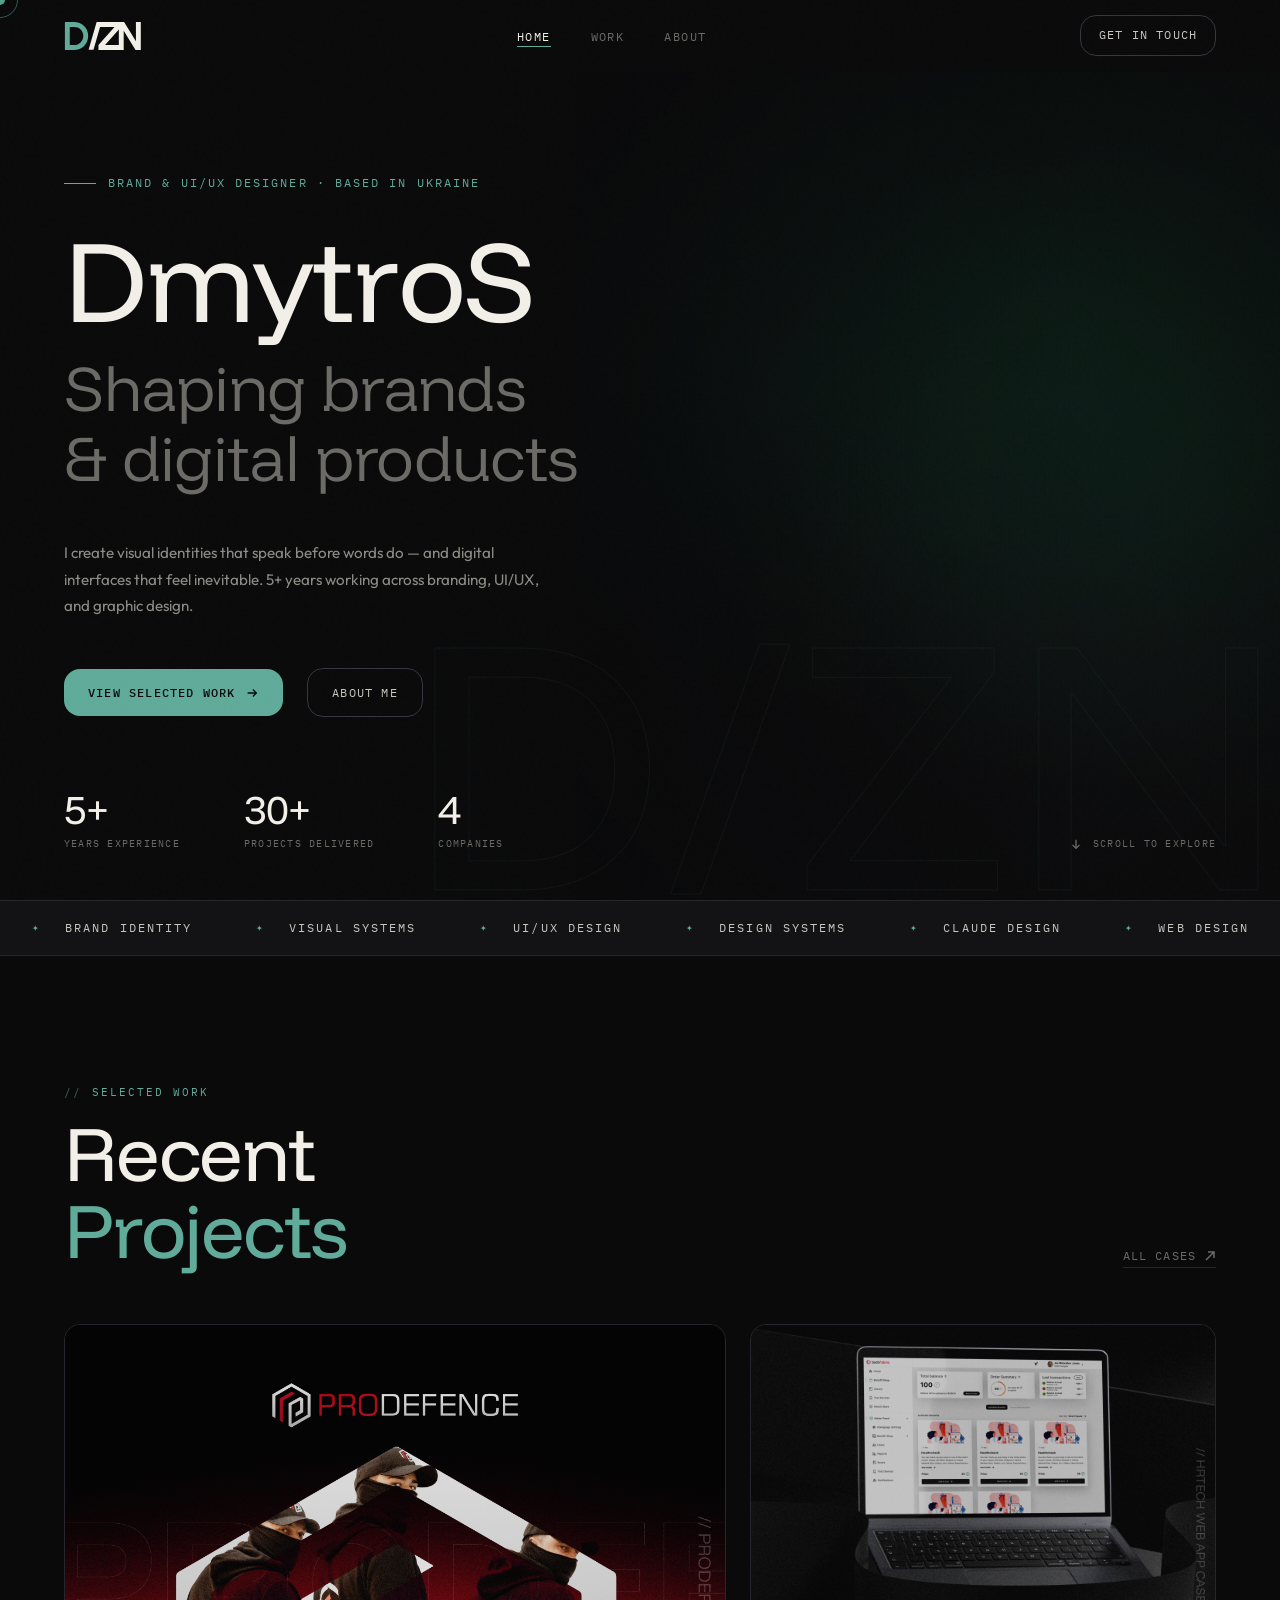
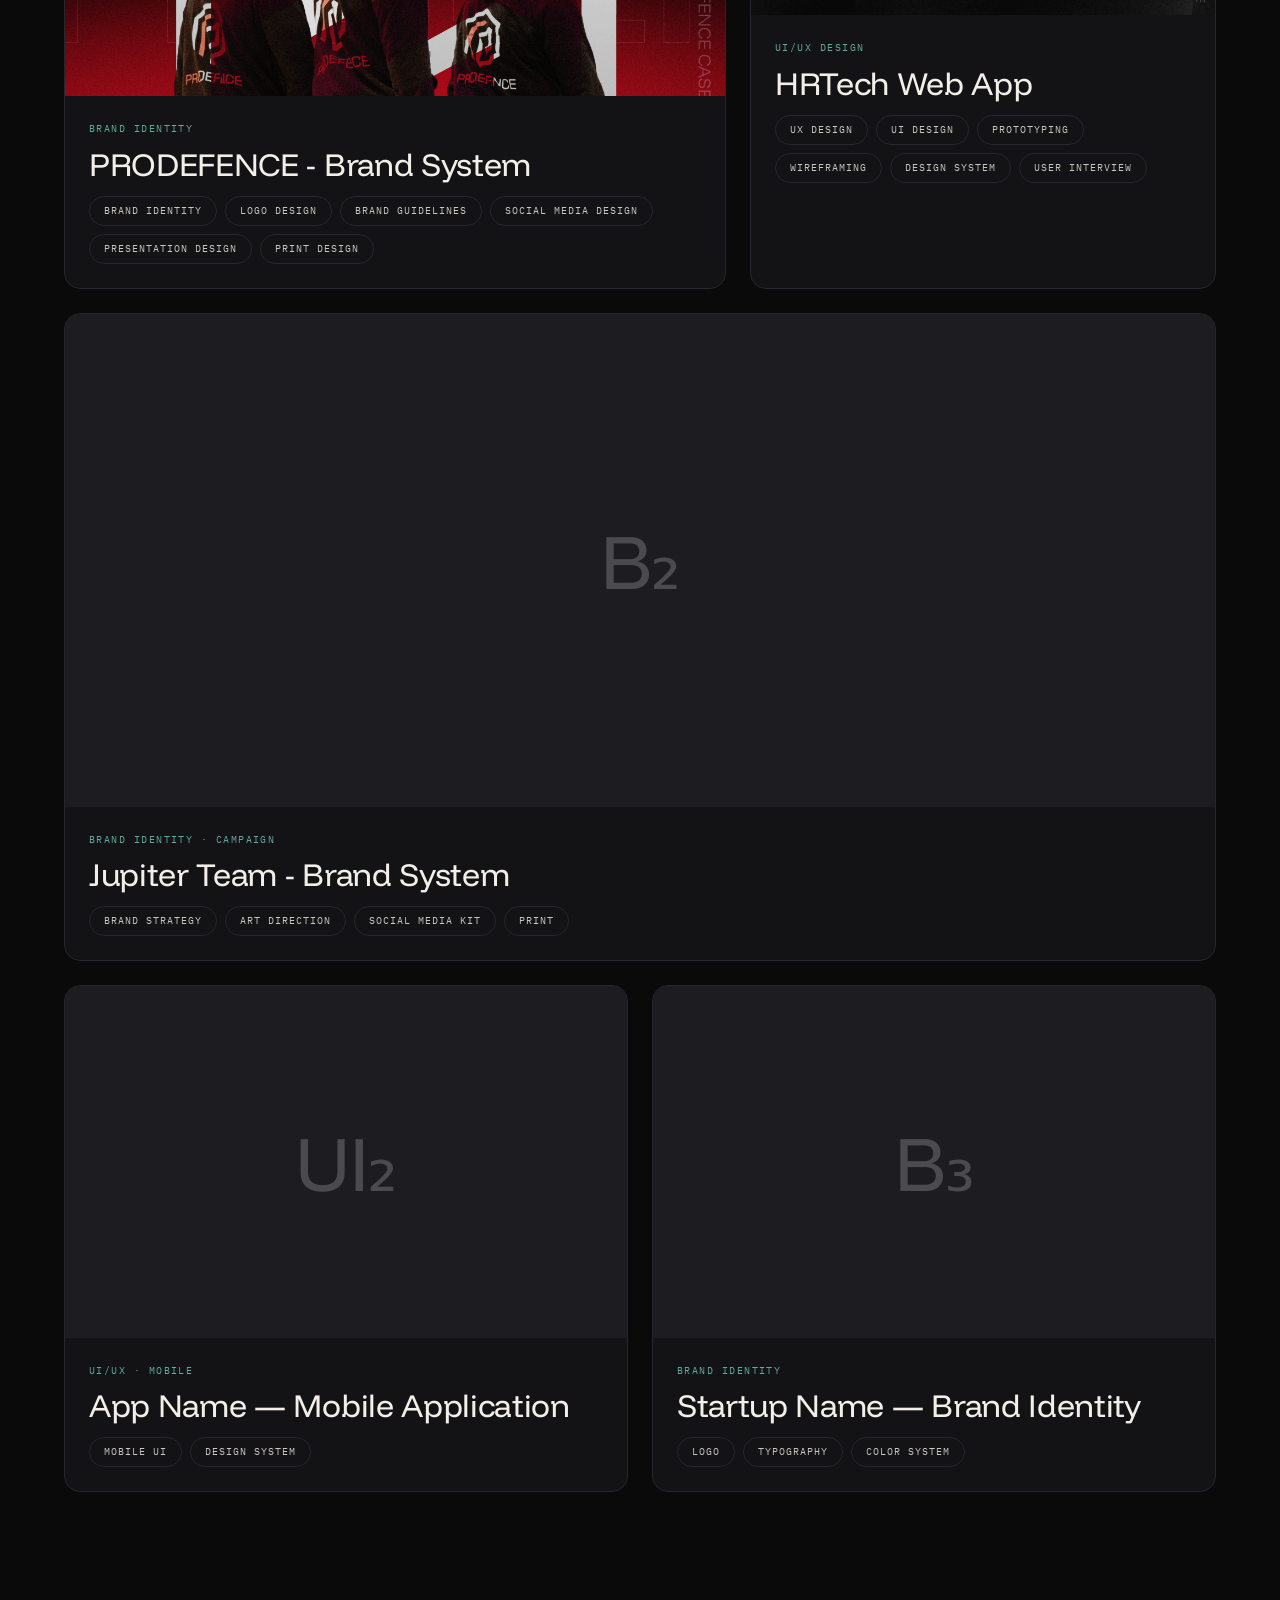
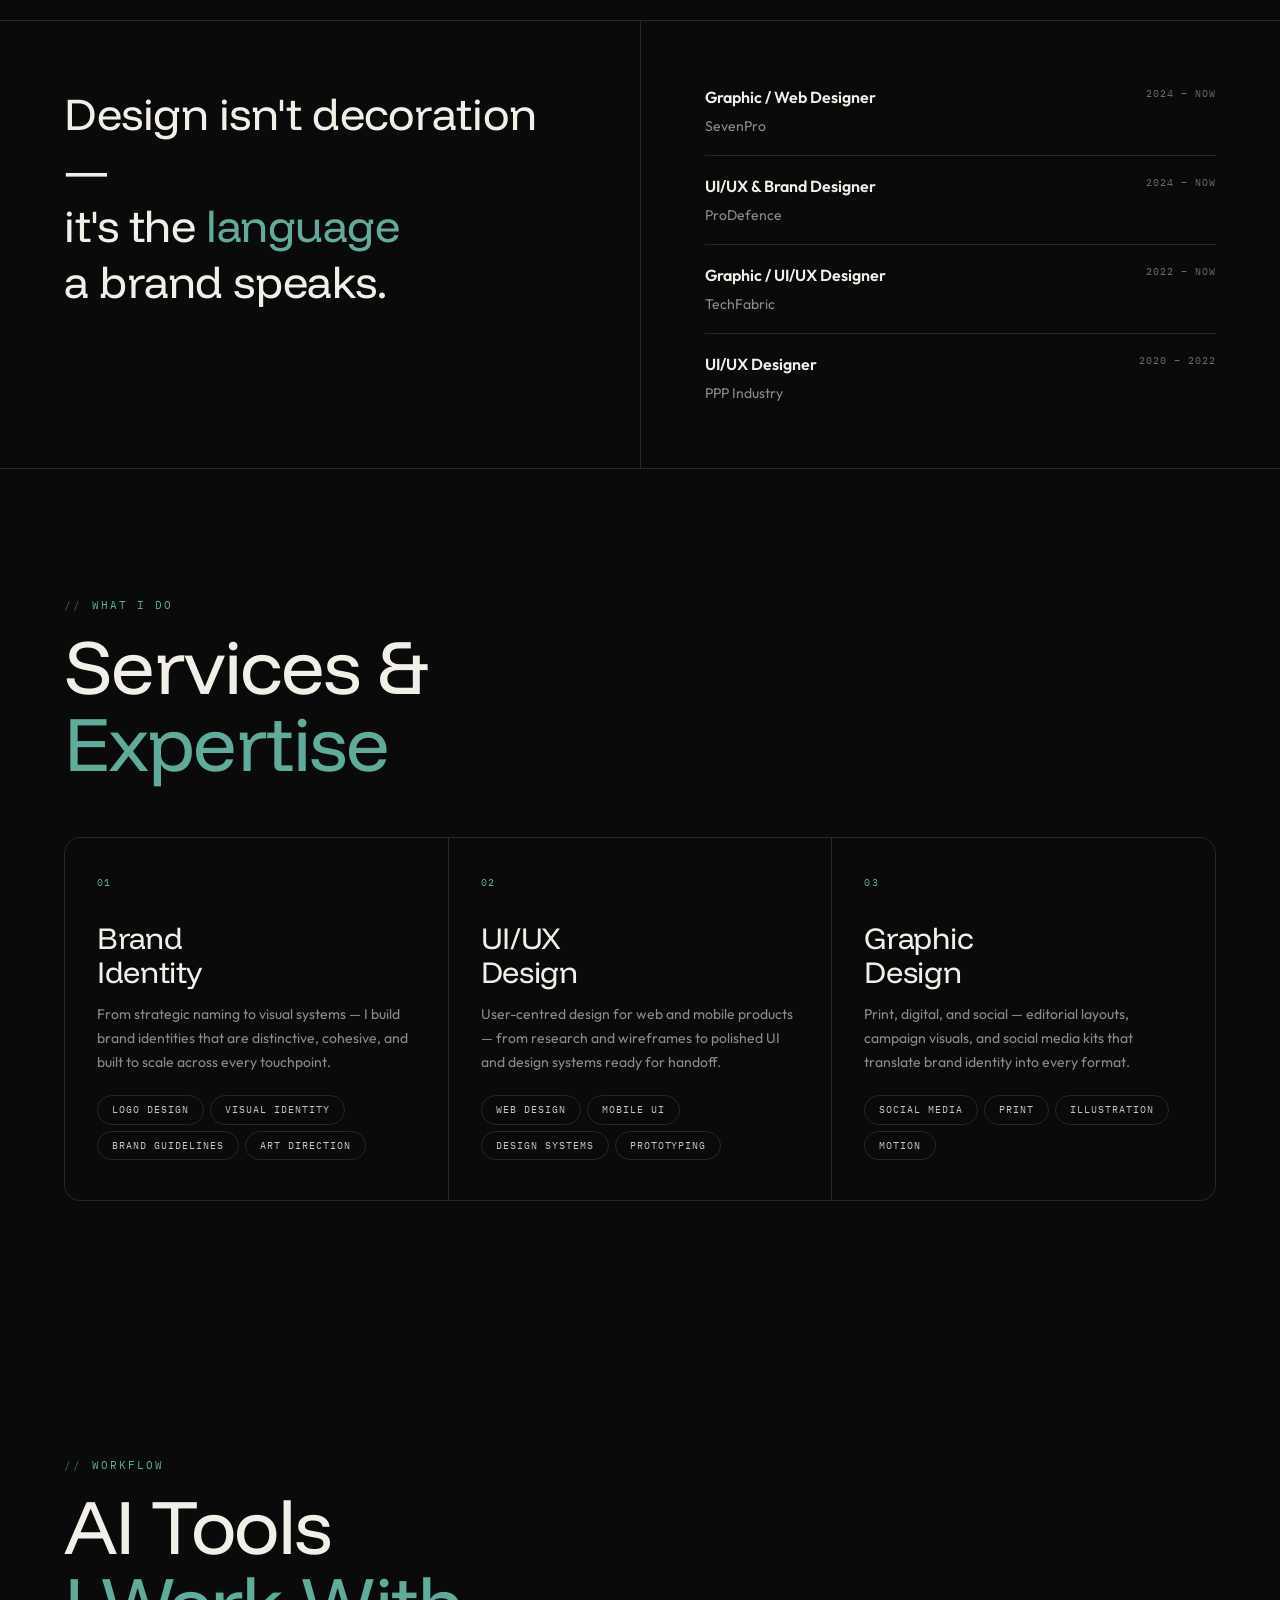
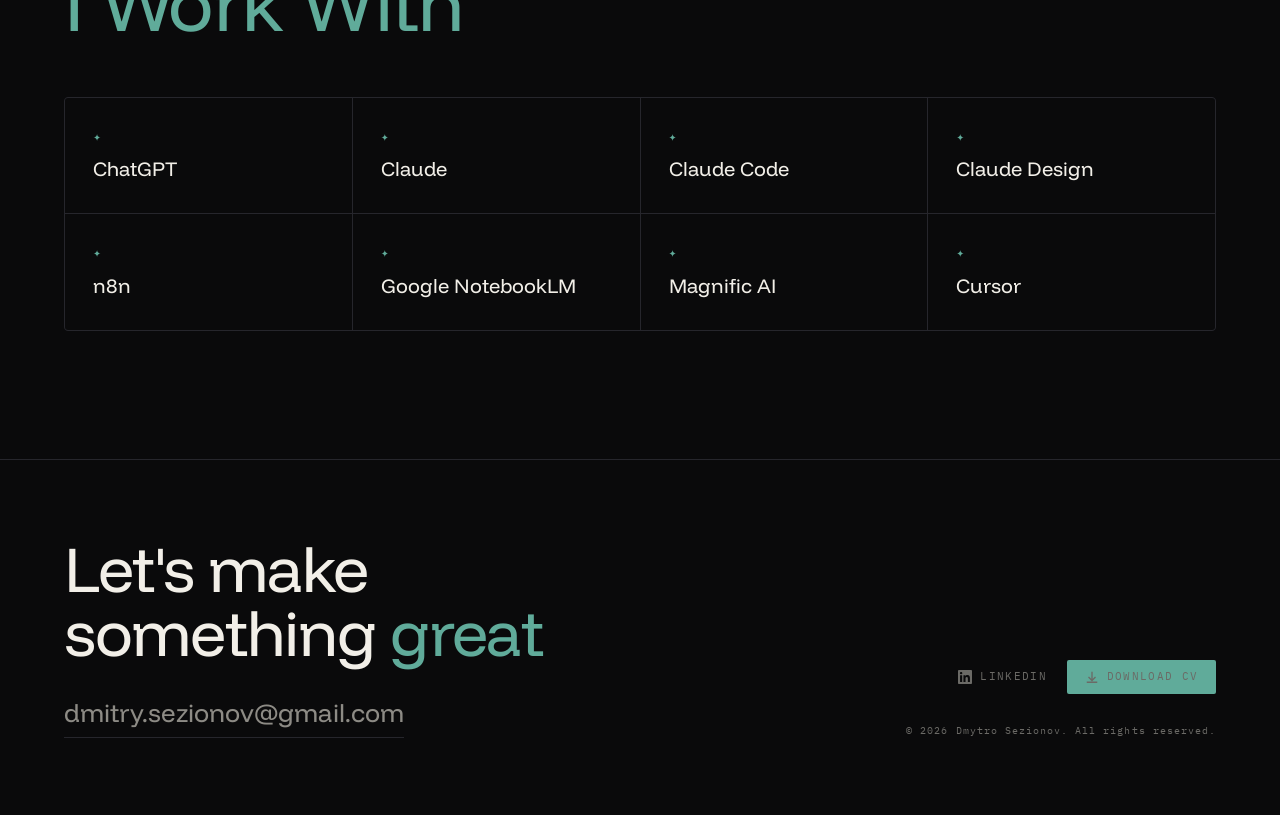
<file: index.html>
<!DOCTYPE html>
<html lang="en">
<head>
  <meta charset="UTF-8" />
  <meta name="viewport" content="width=device-width, initial-scale=1.0" />
  <title>Dmytro Sezionov — Brand & UI/UX Designer</title>
  <meta name="description" content="Brand Designer & UI/UX Designer crafting visual identities and digital experiences." />
  <link rel="stylesheet" href="assets/css/style.css" />
  <link rel="icon" href="data:image/svg+xml,<svg xmlns='http://www.w3.org/2000/svg' viewBox='0 0 96 34' fill='none'><path d='M1.09167 34V0H12.3603C14.7079 0 16.9017 0.445239 18.9417 1.33572C20.9979 2.21 22.8031 3.43239 24.3574 5.00286C25.9279 6.55715 27.1503 8.36239 28.0245 10.4186C28.915 12.4586 29.3603 14.6524 29.3603 17C29.3603 19.3476 28.915 21.5495 28.0245 23.6057C27.1503 25.6457 25.9279 27.451 24.3574 29.0214C22.8031 30.5757 20.9979 31.7981 18.9417 32.6886C16.9017 33.5629 14.7079 34 12.3603 34H1.09167ZM7.01739 28.0743H12.3603C13.866 28.0743 15.2826 27.791 16.6103 27.2243C17.9541 26.6414 19.136 25.8481 20.156 24.8443C21.176 23.8243 21.9774 22.6505 22.5603 21.3229C23.1431 19.9791 23.4345 18.5381 23.4345 17C23.4345 15.4619 23.1431 14.0291 22.5603 12.7014C21.9774 11.3738 21.176 10.2 20.156 9.18001C19.136 8.16001 17.9622 7.36667 16.6345 6.80001C15.3069 6.21715 13.8822 5.92572 12.3603 5.92572H7.01739V28.0743Z' fill='%2360AB9A'/><path d='M45.5399 0L35.8173 33.6965H29.8915L39.6142 0H45.5399Z' fill='%23F2EFE8'/><path d='M41.8496 34V28.0743L61.3511 5.92572H41.8496V0H69.3411V5.92572L49.8396 28.0743H69.3411V34H41.8496Z' fill='%23F2EFE8'/><path d='M66.585 34V0H72.9965L87.3493 23.29V0H93.275V34H86.8879L72.5107 10.71V34H66.585Z' fill='%23F2EFE8'/></svg>" />
</head>
<body>

  <!-- Cursor -->
  <div class="cursor"></div>
  <div class="cursor-ring"></div>

  <!-- Page Transition -->
  <div class="page-transition"></div>

  <!-- Mobile Menu -->
  <nav class="mobile-menu">
    <a href="index.html">Home</a>
    <a href="work.html">Work</a>
    <a href="about.html">About</a>
    <a href="mailto:dmitry.sezionov@gmail.com">Contact</a>
  </nav>

  <!-- Navigation -->
  <header class="nav">
    <a href="index.html" class="nav-logo">
      <svg class="nav-logo-mark" height="28" viewBox="0 0 96 34" fill="none" xmlns="http://www.w3.org/2000/svg" aria-label="D/ZN">
        <path d="M1.09167 34V0H12.3603C14.7079 0 16.9017 0.445239 18.9417 1.33572C20.9979 2.21 22.8031 3.43239 24.3574 5.00286C25.9279 6.55715 27.1503 8.36239 28.0245 10.4186C28.915 12.4586 29.3603 14.6524 29.3603 17C29.3603 19.3476 28.915 21.5495 28.0245 23.6057C27.1503 25.6457 25.9279 27.451 24.3574 29.0214C22.8031 30.5757 20.9979 31.7981 18.9417 32.6886C16.9017 33.5629 14.7079 34 12.3603 34H1.09167ZM7.01739 28.0743H12.3603C13.866 28.0743 15.2826 27.791 16.6103 27.2243C17.9541 26.6414 19.136 25.8481 20.156 24.8443C21.176 23.8243 21.9774 22.6505 22.5603 21.3229C23.1431 19.9791 23.4345 18.5381 23.4345 17C23.4345 15.4619 23.1431 14.0291 22.5603 12.7014C21.9774 11.3738 21.176 10.2 20.156 9.18001C19.136 8.16001 17.9622 7.36667 16.6345 6.80001C15.3069 6.21715 13.8822 5.92572 12.3603 5.92572H7.01739V28.0743Z" fill="#60AB9A"/>
        <path d="M45.5399 0L35.8173 33.6965H29.8915L39.6142 0H45.5399Z" fill="#F2EFE8"/>
        <path d="M41.8496 34V28.0743L61.3511 5.92572H41.8496V0H69.3411V5.92572L49.8396 28.0743H69.3411V34H41.8496Z" fill="#F2EFE8"/>
        <path d="M66.585 34V0H72.9965L87.3493 23.29V0H93.275V34H86.8879L72.5107 10.71V34H66.585Z" fill="#F2EFE8"/>
      </svg>
      <span class="nav-logo-tagline">
        <span class="nav-logo-byline">Made by</span>
        <span class="nav-logo-name">Dmytro Sezionov</span>
      </span>
    </a>
    <ul class="nav-links">
      <li><a href="index.html">Home</a></li>
      <li><a href="work.html">Work</a></li>
      <li><a href="about.html">About</a></li>
    </ul>
    <a href="mailto:dmitry.sezionov@gmail.com" class="nav-cta">Get in touch</a>
    <div class="nav-burger" aria-label="Menu">
      <span></span><span></span><span></span>
    </div>
  </header>

  <main>

    <!-- ══════════════════════ HERO ══════════════════════ -->
    <section class="hero">
      <canvas class="hero-canvas" aria-hidden="true"></canvas>
      <div class="hero-bg-text" aria-hidden="true">D/ZN</div>

      <div class="hero-content">
        <p class="hero-tag">Brand & UI/UX Designer · Based in Ukraine</p>

        <h1 class="hero-name">Dmytro<br><em>S</em></h1>

        <p class="hero-role">Shaping brands<br>& digital products</p>

        <p class="hero-desc">
          I create visual identities that speak before words do —
          and digital interfaces that feel inevitable.
          5+ years working across branding, UI/UX, and graphic design.
        </p>

        <div class="hero-actions">
          <a href="work.html" class="btn-primary">
            View Selected Work
            <svg viewBox="0 0 16 16" fill="none" stroke="currentColor" stroke-width="1.5">
              <path d="M3 8h10M9 4l4 4-4 4"/>
            </svg>
          </a>
          <a href="about.html" class="btn-ghost">About me</a>
        </div>
      </div>

      <div class="hero-bottom">
        <div class="hero-stats">
          <div class="stat-item">
            <span class="stat-num" data-target="5" data-suffix="+">5+</span>
            <span class="stat-label">Years Experience</span>
          </div>
          <div class="stat-item">
            <span class="stat-num" data-target="30" data-suffix="+">30+</span>
            <span class="stat-label">Projects Delivered</span>
          </div>
          <div class="stat-item">
            <span class="stat-num" data-target="4">4</span>
            <span class="stat-label">Companies</span>
          </div>
        </div>
        <div class="scroll-indicator">
          <svg viewBox="0 0 16 16" fill="none" stroke="currentColor" stroke-width="1.5">
            <path d="M8 3v10M4 9l4 4 4-4"/>
          </svg>
          Scroll to explore
        </div>
      </div>
    </section>

    <!-- ══════════════════════ MARQUEE ══════════════════════ -->
    <div class="marquee-wrap">
      <div class="marquee-track">
        <span class="marquee-item">Brand Identity</span>
        <span class="marquee-item">Visual Systems</span>
        <span class="marquee-item">UI/UX Design</span>
        <span class="marquee-item">Design Systems</span>
        <span class="marquee-item">Claude Design</span>
        <span class="marquee-item">Web Design</span>
        <span class="marquee-item">Logo Design</span>
        <span class="marquee-item">Typography</span>
        <span class="marquee-item">Adobe Illustrator</span>
        <span class="marquee-item">Figma</span>
        <span class="marquee-item">Adobe InDesign</span>
        <span class="marquee-item">Social Media</span>
      </div>
    </div>

    <!-- ══════════════════════ SELECTED WORK ══════════════════════ -->
    <section class="section">
      <div class="section-header">
        <div>
          <p class="section-label">Selected Work</p>
          <h2 class="section-title">Recent<br><em>Projects</em></h2>
        </div>
        <a href="work.html" class="section-link">
          All cases
          <svg viewBox="0 0 12 12" fill="none" stroke="currentColor" stroke-width="1.5">
            <path d="M2 10L10 2M4 2h6v6"/>
          </svg>
        </a>
      </div>

      <div class="work-grid">

        <!-- Case 1 — Brand (Large) -->
        <a href="case-prodefence.html" class="case-card case-card--large" data-aos="fade-up" data-cat="brand">
          <div class="case-thumb">
            <img src="assets/img/prodefence/thumbnail.png" alt="ProDef Thumbnail">
          </div>
          <div class="case-info">
            <span class="case-category">Brand Identity</span>
            <h3 class="case-title">PRODEFENCE - Brand System</h3>
            <div class="case-tags">
              <span class="tag">Brand Identity</span>
              <span class="tag">Logo Design</span>
              <span class="tag">Brand Guidelines</span>
              <span class="tag">Social Media Design</span>
              <span class="tag">Presentation Design</span>
              <span class="tag">Print Design</span>
            </div>
          </div>
        </a>

        <!-- Case 2 — UI/UX (Medium) -->
        <a href="case-hrtech.html" class="case-card case-card--medium" data-aos="fade-up" data-delay="150" data-cat="uiux">
          <div class="case-thumb">
            <img src="assets/img/hrtech/thumbnail.png" alt="HRTech Thumbnail">
          </div>
          <div class="case-info">
            <span class="case-category">UI/UX Design</span>
            <h3 class="case-title">HRTech Web App</h3>
            <div class="case-tags">
              <span class="tag">UX Design</span>
              <span class="tag">UI Design</span>
              <span class="tag">Prototyping</span>
              <span class="tag">Wireframing</span>
              <span class="tag">Design System</span>
              <span class="tag">User Interview</span>
            </div>
          </div>
        </a>

        <!-- Case 3 — Brand (Wide, featured) -->
        <a href="case-jupiterteam.html" class="case-card case-card--wide" data-aos="fade-up" data-delay="100" data-cat="brand">
          <div class="case-thumb">
            <div class="case-thumb-placeholder">B₂</div>
            <div class="case-thumb-overlay">
              <div class="case-thumb-overlay-icon">
                <svg width="16" height="16" viewBox="0 0 16 16" fill="none" stroke="currentColor" stroke-width="1.5">
                  <path d="M3 13L13 3M5 3h8v8"/>
                </svg>
              </div>
            </div>
          </div>
          <div class="case-info">
            <span class="case-category">Brand Identity · Campaign</span>
            <h3 class="case-title">Jupiter Team - Brand System</h3>
            <div class="case-tags">
              <span class="tag">Brand Strategy</span>
              <span class="tag">Art Direction</span>
              <span class="tag">Social Media Kit</span>
              <span class="tag">Print</span>
            </div>
          </div>
        </a>

        <!-- Case 4 — UI/UX (Half) -->
        <a href="case-uiux-2.html" class="case-card case-card--half" data-aos="fade-up" data-cat="uiux">
          <div class="case-thumb">
            <div class="case-thumb-placeholder">UI₂</div>
            <div class="case-thumb-overlay">
              <div class="case-thumb-overlay-icon">
                <svg width="16" height="16" viewBox="0 0 16 16" fill="none" stroke="currentColor" stroke-width="1.5">
                  <path d="M3 13L13 3M5 3h8v8"/>
                </svg>
              </div>
            </div>
          </div>
          <div class="case-info">
            <span class="case-category">UI/UX · Mobile</span>
            <h3 class="case-title">App Name — Mobile Application</h3>
            <div class="case-tags">
              <span class="tag">Mobile UI</span>
              <span class="tag">Design System</span>
            </div>
          </div>
        </a>

        <!-- Case 5 — Brand (Half) -->
        <a href="case-brand-3.html" class="case-card case-card--half" data-aos="fade-up" data-delay="200" data-cat="brand">
          <div class="case-thumb">
            <div class="case-thumb-placeholder">B₃</div>
            <div class="case-thumb-overlay">
              <div class="case-thumb-overlay-icon">
                <svg width="16" height="16" viewBox="0 0 16 16" fill="none" stroke="currentColor" stroke-width="1.5">
                  <path d="M3 13L13 3M5 3h8v8"/>
                </svg>
              </div>
            </div>
          </div>
          <div class="case-info">
            <span class="case-category">Brand Identity</span>
            <h3 class="case-title">Startup Name — Brand Identity</h3>
            <div class="case-tags">
              <span class="tag">Logo</span>
              <span class="tag">Typography</span>
              <span class="tag">Color System</span>
            </div>
          </div>
        </a>

      </div>
    </section>

    <!-- ══════════════════════ ABOUT STRIP ══════════════════════ -->
    <div class="about-strip">
      <div class="about-strip-cell" data-aos="fade-up">
        <p class="about-quote">
          Design isn't decoration —<br>
          it's the <span>language</span><br>
          a brand speaks.
        </p>
      </div>
      <div class="about-strip-cell" data-aos="fade-up" data-delay="150">
        <div class="about-exp-list">
          <div class="exp-item">
            <div>
              <div class="exp-role">Graphic / Web Designer</div>
              <div class="exp-company">SevenPro</div>
            </div>
            <div class="exp-period">2024 – Now</div>
          </div>
          <div class="exp-item">
            <div>
              <div class="exp-role">UI/UX & Brand Designer</div>
              <div class="exp-company">ProDefence</div>
            </div>
            <div class="exp-period">2024 – Now</div>
          </div>
          <div class="exp-item">
            <div>
              <div class="exp-role">Graphic / UI/UX Designer</div>
              <div class="exp-company">TechFabric</div>
            </div>
            <div class="exp-period">2022 – Now</div>
          </div>
          <div class="exp-item">
            <div>
              <div class="exp-role">UI/UX Designer</div>
              <div class="exp-company">PPP Industry</div>
            </div>
            <div class="exp-period">2020 – 2022</div>
          </div>
        </div>
      </div>
    </div>

    <!-- ══════════════════════ SERVICES ══════════════════════ -->
    <section class="section">
      <div class="section-header">
        <div>
          <p class="section-label">What I Do</p>
          <h2 class="section-title">Services &<br><em>Expertise</em></h2>
        </div>
      </div>
      <div class="services-grid">
        <div class="service-item" data-aos="fade-up">
          <p class="service-num">01</p>
          <h3 class="service-name">Brand<br>Identity</h3>
          <p class="service-desc">From strategic naming to visual systems — I build brand identities that are distinctive, cohesive, and built to scale across every touchpoint.</p>
          <div class="service-tags">
            <span class="tag">Logo Design</span>
            <span class="tag">Visual Identity</span>
            <span class="tag">Brand Guidelines</span>
            <span class="tag">Art Direction</span>
          </div>
        </div>
        <div class="service-item" data-aos="fade-up" data-delay="100">
          <p class="service-num">02</p>
          <h3 class="service-name">UI/UX<br>Design</h3>
          <p class="service-desc">User-centred design for web and mobile products — from research and wireframes to polished UI and design systems ready for handoff.</p>
          <div class="service-tags">
            <span class="tag">Web Design</span>
            <span class="tag">Mobile UI</span>
            <span class="tag">Design Systems</span>
            <span class="tag">Prototyping</span>
          </div>
        </div>
        <div class="service-item" data-aos="fade-up" data-delay="200">
          <p class="service-num">03</p>
          <h3 class="service-name">Graphic<br>Design</h3>
          <p class="service-desc">Print, digital, and social — editorial layouts, campaign visuals, and social media kits that translate brand identity into every format.</p>
          <div class="service-tags">
            <span class="tag">Social Media</span>
            <span class="tag">Print</span>
            <span class="tag">Illustration</span>
            <span class="tag">Motion</span>
          </div>
        </div>
      </div>
    </section>

    <!-- ══════════════════════ AI TOOLS ══════════════════════ -->
    <section class="section">
      <div class="section-header">
        <div>
          <p class="section-label">Workflow</p>
          <h2 class="section-title">AI Tools<br><em>I Work With</em></h2>
        </div>
      </div>
      <div class="ai-tools-grid">
        <div class="ai-tool-item" data-aos="fade-up">
          <div class="ai-tool-icon">✦</div>
          <div class="ai-tool-name">ChatGPT</div>
        </div>
        <div class="ai-tool-item" data-aos="fade-up" data-delay="50">
          <div class="ai-tool-icon">✦</div>
          <div class="ai-tool-name">Claude</div>
        </div>
        <div class="ai-tool-item" data-aos="fade-up" data-delay="100">
          <div class="ai-tool-icon">✦</div>
          <div class="ai-tool-name">Claude Code</div>
        </div>
        <div class="ai-tool-item" data-aos="fade-up" data-delay="150">
          <div class="ai-tool-icon">✦</div>
          <div class="ai-tool-name">Claude Design</div>
        </div>
        <div class="ai-tool-item" data-aos="fade-up" data-delay="200">
          <div class="ai-tool-icon">✦</div>
          <div class="ai-tool-name">n8n</div>
        </div>
        <div class="ai-tool-item" data-aos="fade-up" data-delay="250">
          <div class="ai-tool-icon">✦</div>
          <div class="ai-tool-name">Google NotebookLM</div>
        </div>
        <div class="ai-tool-item" data-aos="fade-up" data-delay="300">
          <div class="ai-tool-icon">✦</div>
          <div class="ai-tool-name">Magnific AI</div>
        </div>
        <div class="ai-tool-item" data-aos="fade-up" data-delay="350">
          <div class="ai-tool-icon">✦</div>
          <div class="ai-tool-name">Cursor</div>
        </div>
      </div>
    </section>

    <!-- ══════════════════════ FOOTER ══════════════════════ -->
    <footer>
      <div class="footer-left">
        <p class="footer-headline">Let's make<br>something <span>great</span></p>
        <a href="mailto:dmitry.sezionov@gmail.com" class="footer-email">dmitry.sezionov@gmail.com</a>
      </div>
      <div class="footer-right">
        <div class="footer-social">
          <a href="https://www.linkedin.com/in/dmitrysezionov/" target="_blank" rel="noopener">
            <svg width="14" height="14" viewBox="0 0 24 24" fill="currentColor"><path d="M20.447 20.452h-3.554v-5.569c0-1.328-.027-3.037-1.852-3.037-1.853 0-2.136 1.445-2.136 2.939v5.667H9.351V9h3.414v1.561h.046c.477-.9 1.637-1.85 3.37-1.85 3.601 0 4.267 2.37 4.267 5.455v6.286zM5.337 7.433c-1.144 0-2.063-.926-2.063-2.065 0-1.138.92-2.063 2.063-2.063 1.14 0 2.064.925 2.064 2.063 0 1.139-.925 2.065-2.064 2.065zm1.782 13.019H3.555V9h3.564v11.452zM22.225 0H1.771C.792 0 0 .774 0 1.729v20.542C0 23.227.792 24 1.771 24h20.451C23.2 24 24 23.227 24 22.271V1.729C24 .774 23.2 0 22.222 0h.003z"/></svg>
            LinkedIn
          </a>
          <a href="assets/docs/DSezionov-CV.pdf" download="DSezionov-CV.pdf" class="footer-cv-btn">
            <svg width="14" height="14" viewBox="0 0 16 16" fill="none" stroke="currentColor" stroke-width="1.5">
              <path d="M8 2v9M4 8l4 4 4-4M2 14h12"/>
            </svg>
            Download CV
          </a>
        </div>
        <p class="footer-copy">© 2026 Dmytro Sezionov. All rights reserved.</p>
      </div>
    </footer>

  </main>

  <script src="assets/js/main.js"></script>
</body>
</html>
</file>
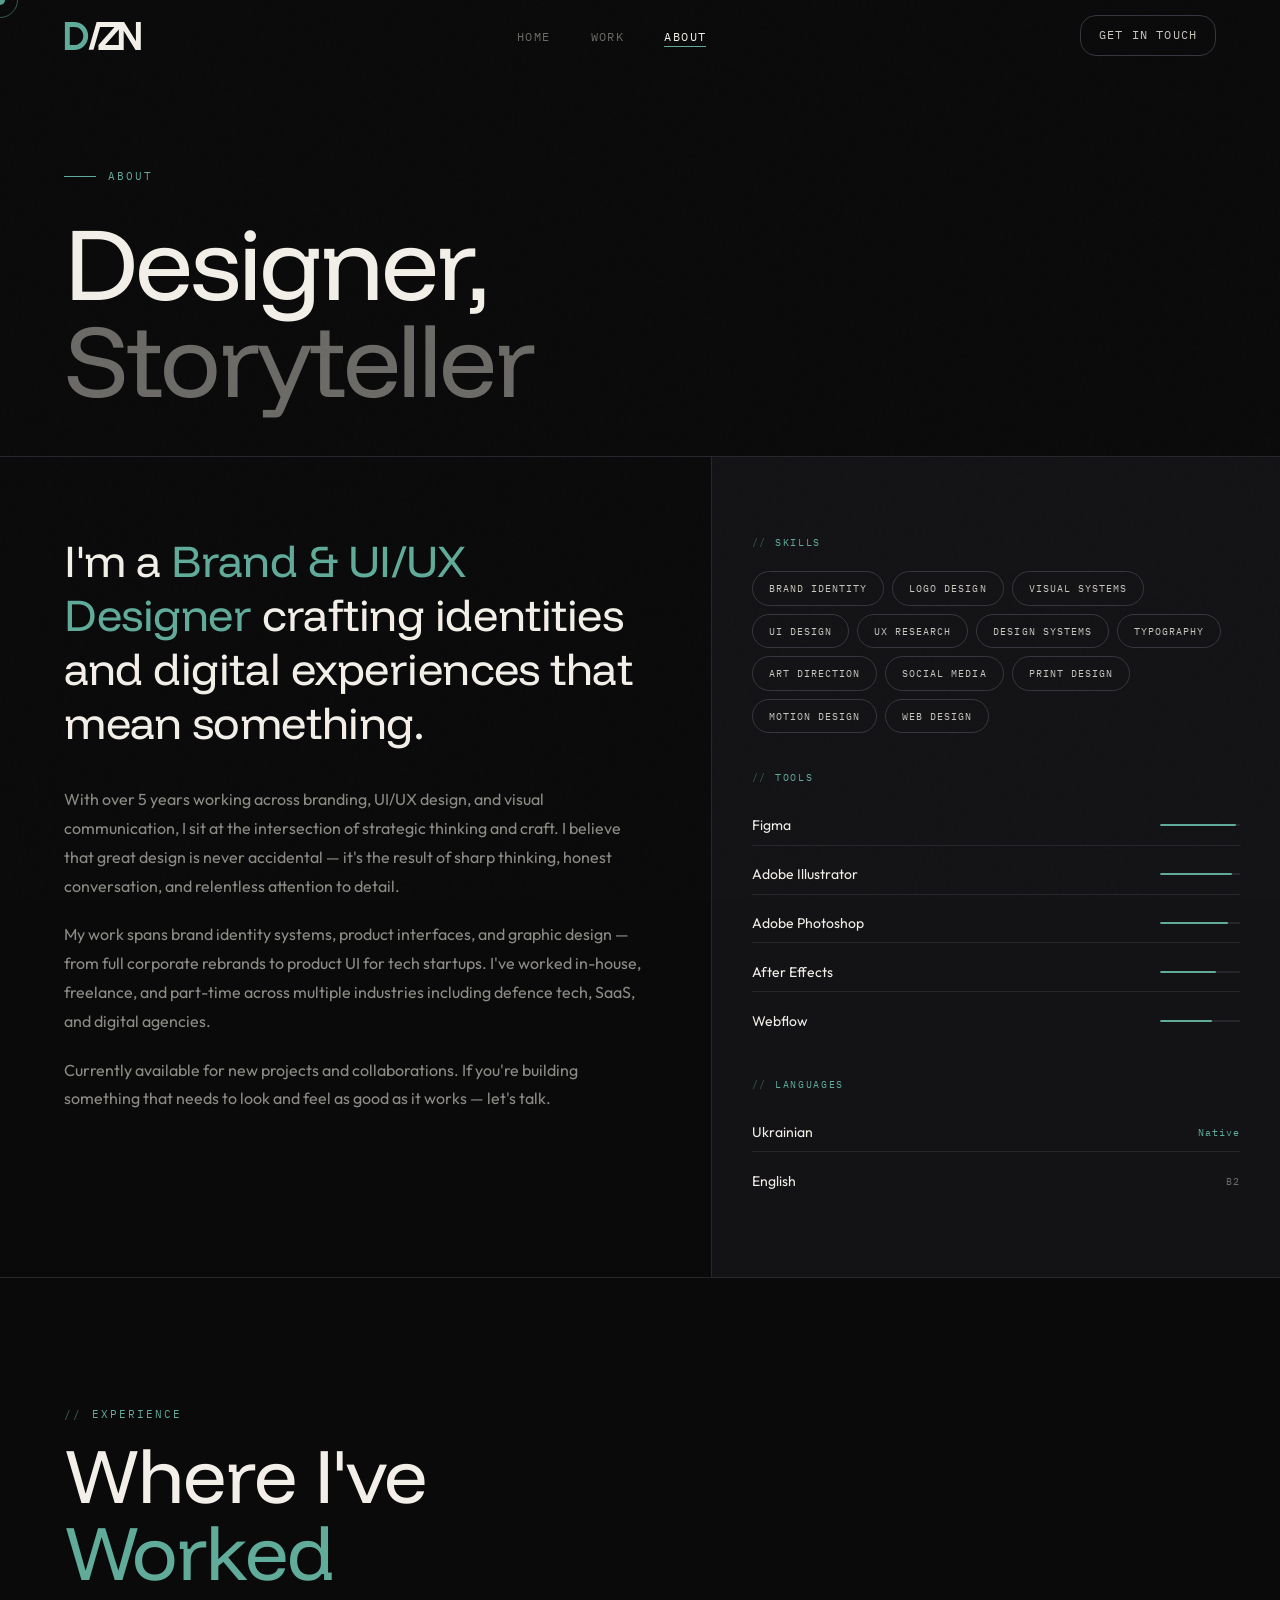
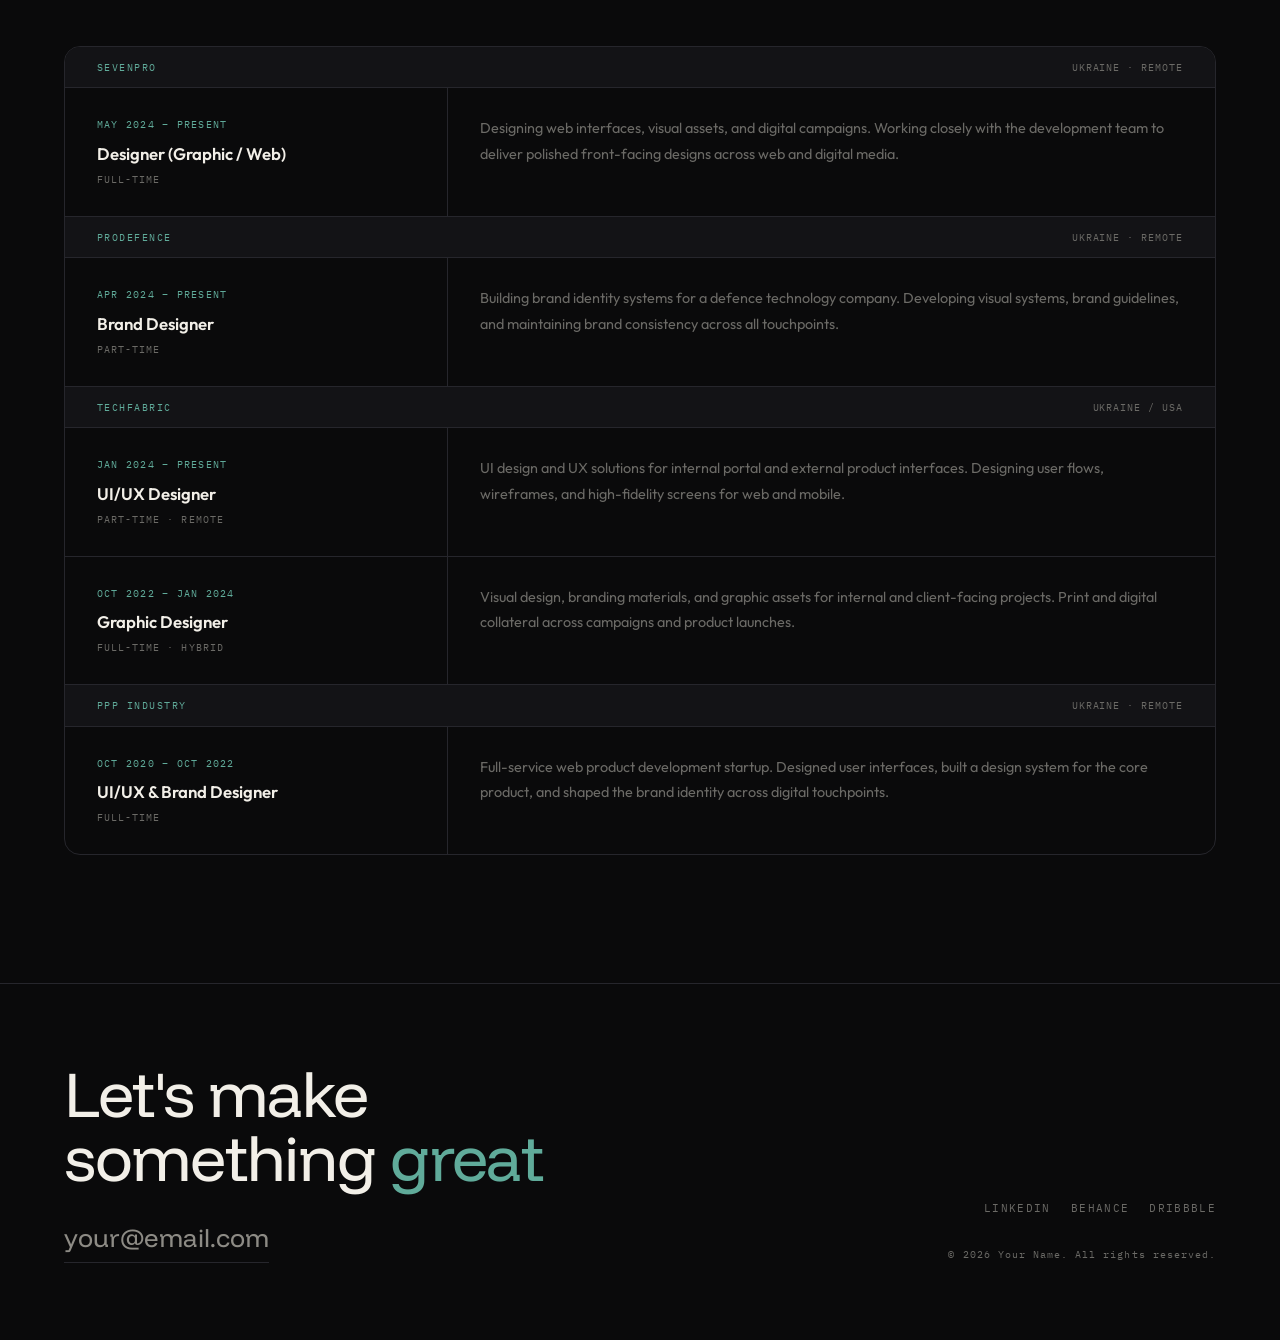
<file: about.html>
<!DOCTYPE html>
<html lang="en">
<head>
  <meta charset="UTF-8" />
  <meta name="viewport" content="width=device-width, initial-scale=1.0" />
  <title>About — Your Name</title>
  <meta name="description" content="Brand & UI/UX Designer based in Ukraine." />
  <link rel="stylesheet" href="assets/css/style.css" />
  <link rel="icon" href="data:image/svg+xml,<svg xmlns='http://www.w3.org/2000/svg' viewBox='0 0 96 34' fill='none'><path d='M1.09167 34V0H12.3603C14.7079 0 16.9017 0.445239 18.9417 1.33572C20.9979 2.21 22.8031 3.43239 24.3574 5.00286C25.9279 6.55715 27.1503 8.36239 28.0245 10.4186C28.915 12.4586 29.3603 14.6524 29.3603 17C29.3603 19.3476 28.915 21.5495 28.0245 23.6057C27.1503 25.6457 25.9279 27.451 24.3574 29.0214C22.8031 30.5757 20.9979 31.7981 18.9417 32.6886C16.9017 33.5629 14.7079 34 12.3603 34H1.09167ZM7.01739 28.0743H12.3603C13.866 28.0743 15.2826 27.791 16.6103 27.2243C17.9541 26.6414 19.136 25.8481 20.156 24.8443C21.176 23.8243 21.9774 22.6505 22.5603 21.3229C23.1431 19.9791 23.4345 18.5381 23.4345 17C23.4345 15.4619 23.1431 14.0291 22.5603 12.7014C21.9774 11.3738 21.176 10.2 20.156 9.18001C19.136 8.16001 17.9622 7.36667 16.6345 6.80001C15.3069 6.21715 13.8822 5.92572 12.3603 5.92572H7.01739V28.0743Z' fill='%2360AB9A'/><path d='M45.5399 0L35.8173 33.6965H29.8915L39.6142 0H45.5399Z' fill='%23F2EFE8'/><path d='M41.8496 34V28.0743L61.3511 5.92572H41.8496V0H69.3411V5.92572L49.8396 28.0743H69.3411V34H41.8496Z' fill='%23F2EFE8'/><path d='M66.585 34V0H72.9965L87.3493 23.29V0H93.275V34H86.8879L72.5107 10.71V34H66.585Z' fill='%23F2EFE8'/></svg>" />
</head>
<body>

  <div class="cursor"></div>
  <div class="cursor-ring"></div>
  <div class="page-transition"></div>

  <nav class="mobile-menu">
    <a href="index.html">Home</a>
    <a href="work.html">Work</a>
    <a href="about.html">About</a>
    <a href="mailto:your@email.com">Contact</a>
  </nav>

  <header class="nav">
    <a href="index.html" class="nav-logo">
      <svg class="nav-logo-mark" height="28" viewBox="0 0 96 34" fill="none" xmlns="http://www.w3.org/2000/svg" aria-label="D/ZN">
        <path d="M1.09167 34V0H12.3603C14.7079 0 16.9017 0.445239 18.9417 1.33572C20.9979 2.21 22.8031 3.43239 24.3574 5.00286C25.9279 6.55715 27.1503 8.36239 28.0245 10.4186C28.915 12.4586 29.3603 14.6524 29.3603 17C29.3603 19.3476 28.915 21.5495 28.0245 23.6057C27.1503 25.6457 25.9279 27.451 24.3574 29.0214C22.8031 30.5757 20.9979 31.7981 18.9417 32.6886C16.9017 33.5629 14.7079 34 12.3603 34H1.09167ZM7.01739 28.0743H12.3603C13.866 28.0743 15.2826 27.791 16.6103 27.2243C17.9541 26.6414 19.136 25.8481 20.156 24.8443C21.176 23.8243 21.9774 22.6505 22.5603 21.3229C23.1431 19.9791 23.4345 18.5381 23.4345 17C23.4345 15.4619 23.1431 14.0291 22.5603 12.7014C21.9774 11.3738 21.176 10.2 20.156 9.18001C19.136 8.16001 17.9622 7.36667 16.6345 6.80001C15.3069 6.21715 13.8822 5.92572 12.3603 5.92572H7.01739V28.0743Z" fill="#60AB9A"/>
        <path d="M45.5399 0L35.8173 33.6965H29.8915L39.6142 0H45.5399Z" fill="#F2EFE8"/>
        <path d="M41.8496 34V28.0743L61.3511 5.92572H41.8496V0H69.3411V5.92572L49.8396 28.0743H69.3411V34H41.8496Z" fill="#F2EFE8"/>
        <path d="M66.585 34V0H72.9965L87.3493 23.29V0H93.275V34H86.8879L72.5107 10.71V34H66.585Z" fill="#F2EFE8"/>
      </svg>
      <span class="nav-logo-tagline">
        <span class="nav-logo-byline">Made by</span>
        <span class="nav-logo-name">Dmytro Sezionov</span>
      </span>
    </a>
    <ul class="nav-links">
      <li><a href="index.html">Home</a></li>
      <li><a href="work.html">Work</a></li>
      <li><a href="about.html">About</a></li>
    </ul>
    <a href="mailto:your@email.com" class="nav-cta">Get in touch</a>
    <div class="nav-burger"><span></span><span></span><span></span></div>
  </header>

  <main>

    <!-- ══ PAGE HERO ══ -->
    <section class="page-hero">
      <p class="page-hero-tag" data-aos="fade-up">About</p>
      <h1 class="page-hero-title" data-aos="fade-up" data-delay="100">
        Designer,<br><em>Storyteller</em>
      </h1>
    </section>

    <!-- ══ ABOUT LAYOUT ══ -->
    <div class="about-layout">
      <div class="about-main" data-aos="fade-up">
        <p class="about-intro">
          I'm a <em>Brand & UI/UX Designer</em> crafting identities and digital experiences that mean something.
        </p>
        <div class="about-body">
          <p>
            With over 5 years working across branding, UI/UX design, and visual communication,
            I sit at the intersection of strategic thinking and craft. I believe that great design
            is never accidental — it's the result of sharp thinking, honest conversation, and
            relentless attention to detail.
          </p>
          <p>
            My work spans brand identity systems, product interfaces, and graphic design — from
            full corporate rebrands to product UI for tech startups. I've worked in-house, freelance,
            and part-time across multiple industries including defence tech, SaaS, and digital agencies.
          </p>
          <p>
            Currently available for new projects and collaborations. If you're building something
            that needs to look and feel as good as it works — let's talk.
          </p>
        </div>
      </div>

      <div class="about-sidebar" data-aos="fade-up" data-delay="150">

        <!-- Skills -->
        <div class="sidebar-section">
          <p class="sidebar-label">Skills</p>
          <div class="skills-list">
            <span class="skill-pill">Brand Identity</span>
            <span class="skill-pill">Logo Design</span>
            <span class="skill-pill">Visual Systems</span>
            <span class="skill-pill">UI Design</span>
            <span class="skill-pill">UX Research</span>
            <span class="skill-pill">Design Systems</span>
            <span class="skill-pill">Typography</span>
            <span class="skill-pill">Art Direction</span>
            <span class="skill-pill">Social Media</span>
            <span class="skill-pill">Print Design</span>
            <span class="skill-pill">Motion Design</span>
            <span class="skill-pill">Web Design</span>
          </div>
        </div>

        <!-- Tools -->
        <div class="sidebar-section">
          <p class="sidebar-label">Tools</p>
          <div class="tools-list">
            <div class="tool-item">
              <span class="tool-name">Figma</span>
              <div class="tool-bar-wrap"><div class="tool-bar" style="width:95%"></div></div>
            </div>
            <div class="tool-item">
              <span class="tool-name">Adobe Illustrator</span>
              <div class="tool-bar-wrap"><div class="tool-bar" style="width:90%"></div></div>
            </div>
            <div class="tool-item">
              <span class="tool-name">Adobe Photoshop</span>
              <div class="tool-bar-wrap"><div class="tool-bar" style="width:85%"></div></div>
            </div>
            <div class="tool-item">
              <span class="tool-name">After Effects</span>
              <div class="tool-bar-wrap"><div class="tool-bar" style="width:70%"></div></div>
            </div>
            <div class="tool-item">
              <span class="tool-name">Webflow</span>
              <div class="tool-bar-wrap"><div class="tool-bar" style="width:65%"></div></div>
            </div>
          </div>
        </div>

        <!-- Languages -->
        <div class="sidebar-section">
          <p class="sidebar-label">Languages</p>
          <div class="tools-list">
            <div class="tool-item">
              <span class="tool-name">Ukrainian</span>
              <span style="font-family:var(--font-mono);font-size:0.65rem;color:var(--accent);letter-spacing:.1em">Native</span>
            </div>
            <div class="tool-item">
              <span class="tool-name">English</span>
              <span style="font-family:var(--font-mono);font-size:0.65rem;color:var(--muted);letter-spacing:.1em">B2</span>
            </div>
          </div>
        </div>

      </div>
    </div>

    <!-- ══ EXPERIENCE FULL ══ -->
    <section class="section">
      <div class="section-header">
        <div>
          <p class="section-label">Experience</p>
          <h2 class="section-title">Where I've<br><em>Worked</em></h2>
        </div>
      </div>

      <div class="xp-board">

        <!-- SevenPro -->
        <div class="xp-group" data-aos="fade-up">
          <div class="xp-company-bar">
            <span class="xp-company-name">SevenPro</span>
            <span class="xp-company-loc">Ukraine · Remote</span>
          </div>
          <div class="xp-row">
            <div class="xp-left">
              <p class="xp-date">May 2024 – Present</p>
              <p class="xp-title">Designer (Graphic / Web)</p>
              <p class="xp-type">Full-time</p>
            </div>
            <div class="xp-right">
              <p>Designing web interfaces, visual assets, and digital campaigns. Working closely with the development team to deliver polished front-facing designs across web and digital media.</p>
            </div>
          </div>
        </div>

        <!-- ProDefence -->
        <div class="xp-group" data-aos="fade-up" data-delay="50">
          <div class="xp-company-bar">
            <span class="xp-company-name">ProDefence</span>
            <span class="xp-company-loc">Ukraine · Remote</span>
          </div>
          <div class="xp-row">
            <div class="xp-left">
              <p class="xp-date">Apr 2024 – Present</p>
              <p class="xp-title">Brand Designer</p>
              <p class="xp-type">Part-time</p>
            </div>
            <div class="xp-right">
              <p>Building brand identity systems for a defence technology company. Developing visual systems, brand guidelines, and maintaining brand consistency across all touchpoints.</p>
            </div>
          </div>
        </div>

        <!-- TechFabric — two roles -->
        <div class="xp-group" data-aos="fade-up" data-delay="100">
          <div class="xp-company-bar">
            <span class="xp-company-name">TechFabric</span>
            <span class="xp-company-loc">Ukraine / USA</span>
          </div>
          <div class="xp-row">
            <div class="xp-left">
              <p class="xp-date">Jan 2024 – Present</p>
              <p class="xp-title">UI/UX Designer</p>
              <p class="xp-type">Part-time · Remote</p>
            </div>
            <div class="xp-right">
              <p>UI design and UX solutions for internal portal and external product interfaces. Designing user flows, wireframes, and high-fidelity screens for web and mobile.</p>
            </div>
          </div>
          <div class="xp-row">
            <div class="xp-left">
              <p class="xp-date">Oct 2022 – Jan 2024</p>
              <p class="xp-title">Graphic Designer</p>
              <p class="xp-type">Full-time · Hybrid</p>
            </div>
            <div class="xp-right">
              <p>Visual design, branding materials, and graphic assets for internal and client-facing projects. Print and digital collateral across campaigns and product launches.</p>
            </div>
          </div>
        </div>

        <!-- PPP Industry -->
        <div class="xp-group" data-aos="fade-up" data-delay="150">
          <div class="xp-company-bar">
            <span class="xp-company-name">PPP Industry</span>
            <span class="xp-company-loc">Ukraine · Remote</span>
          </div>
          <div class="xp-row">
            <div class="xp-left">
              <p class="xp-date">Oct 2020 – Oct 2022</p>
              <p class="xp-title">UI/UX & Brand Designer</p>
              <p class="xp-type">Full-time</p>
            </div>
            <div class="xp-right">
              <p>Full-service web product development startup. Designed user interfaces, built a design system for the core product, and shaped the brand identity across digital touchpoints.</p>
            </div>
          </div>
        </div>

      </div>
    </section>

    <!-- ══ FOOTER ══ -->
    <footer>
      <div class="footer-left">
        <p class="footer-headline">Let's make<br>something <span>great</span></p>
        <a href="mailto:your@email.com" class="footer-email">your@email.com</a>
      </div>
      <div class="footer-right">
        <div class="footer-social">
          <a href="https://linkedin.com" target="_blank" rel="noopener">LinkedIn</a>
          <a href="https://behance.net" target="_blank" rel="noopener">Behance</a>
          <a href="https://dribbble.com" target="_blank" rel="noopener">Dribbble</a>
        </div>
        <p class="footer-copy">© 2026 Your Name. All rights reserved.</p>
      </div>
    </footer>

  </main>

  <script src="assets/js/main.js"></script>
  <script>
    // Animate tool bars on scroll
    const bars = document.querySelectorAll('.tool-bar');
    const io = new IntersectionObserver(entries => {
      entries.forEach(en => {
        if (en.isIntersecting) {
          en.target.style.width = en.target.style.width; // already set
          en.target.classList.add('animated');
          io.unobserve(en.target);
        }
      });
    }, { threshold: 0.5 });
    bars.forEach(b => io.observe(b));
  </script>
</body>
</html>
</file>
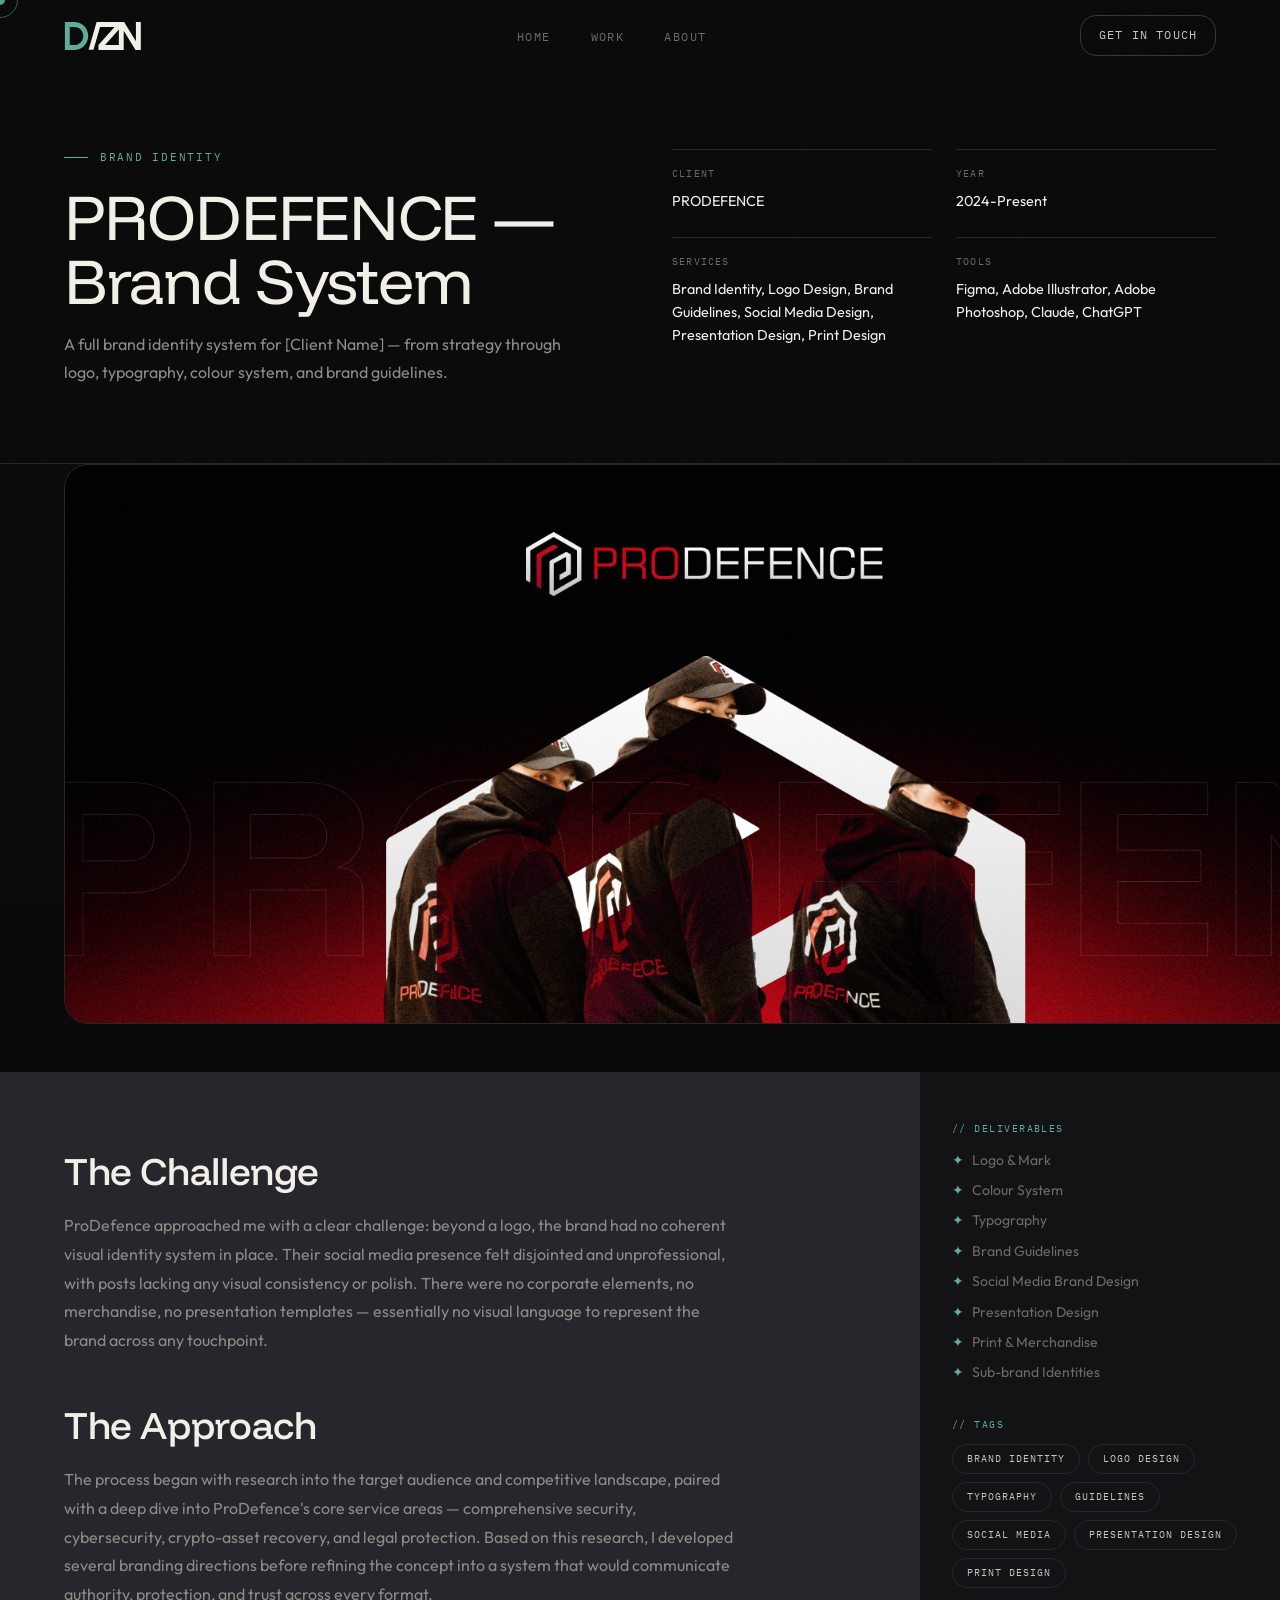
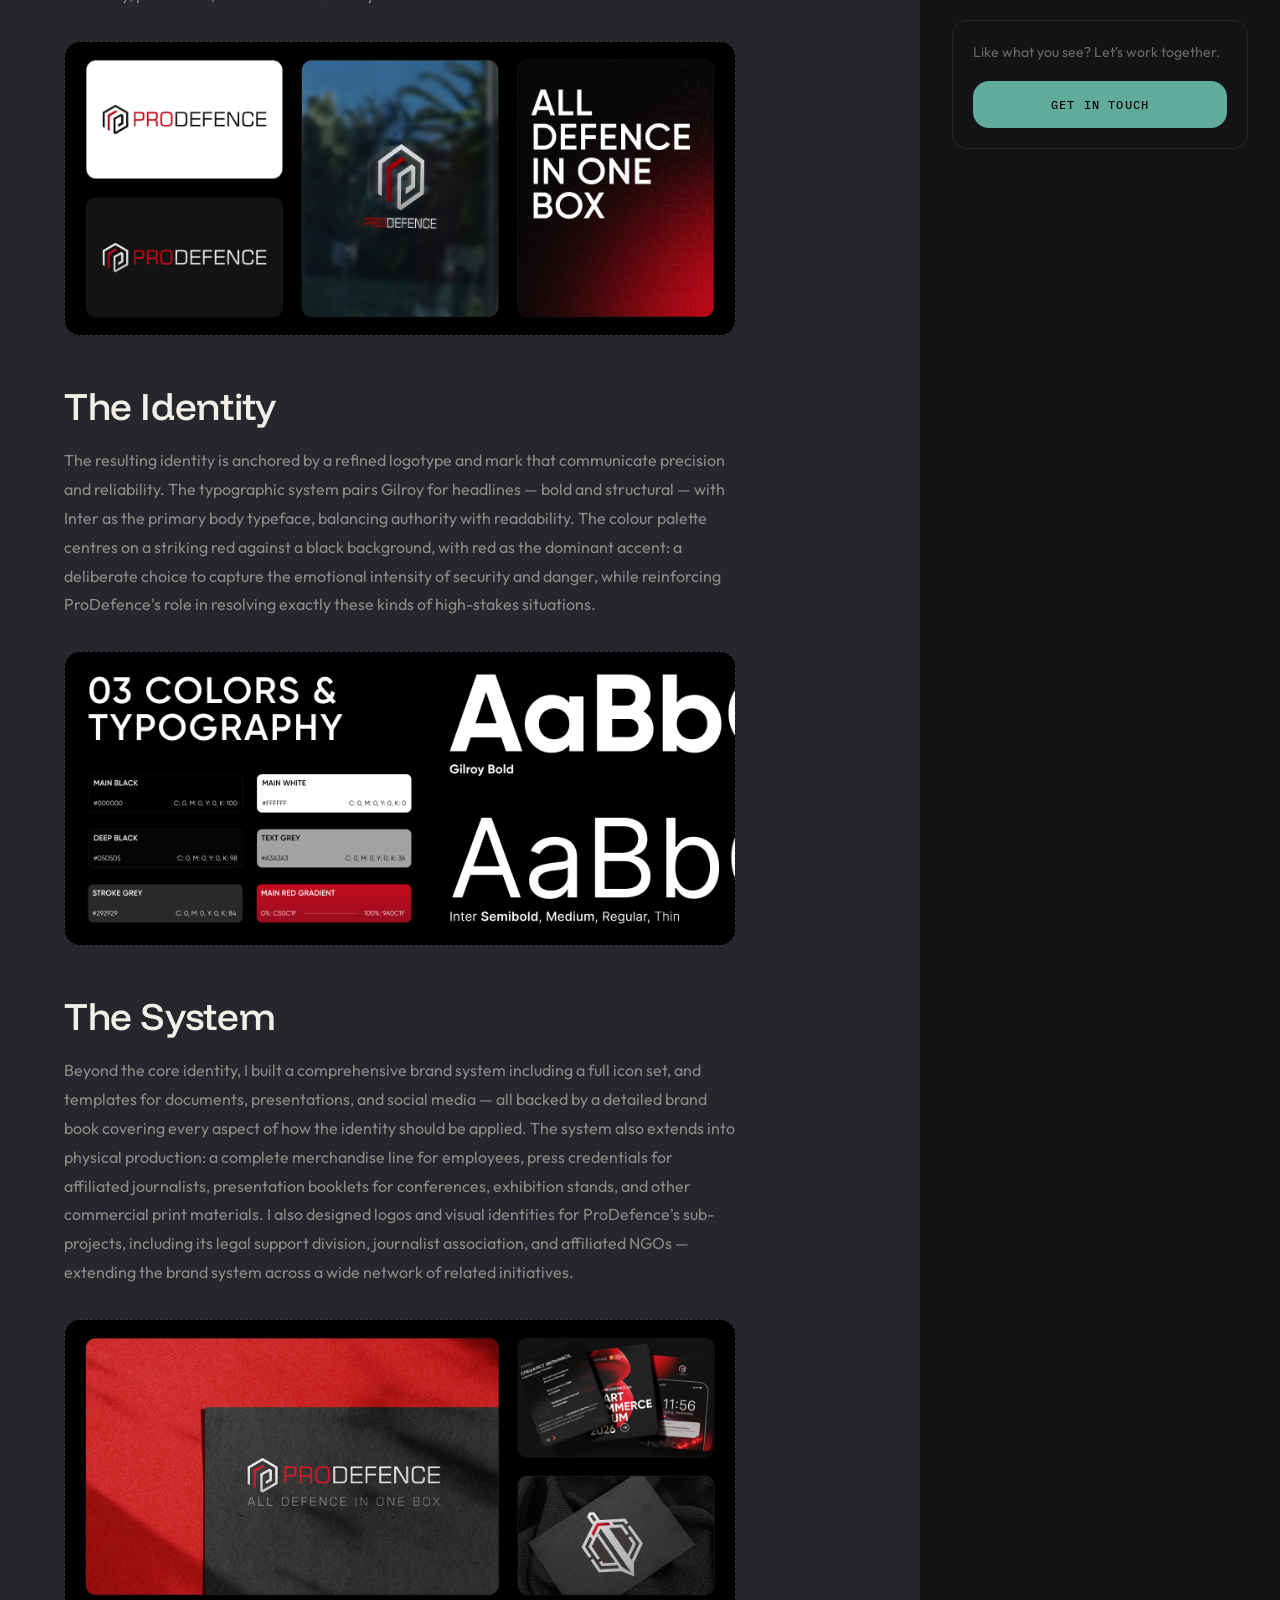
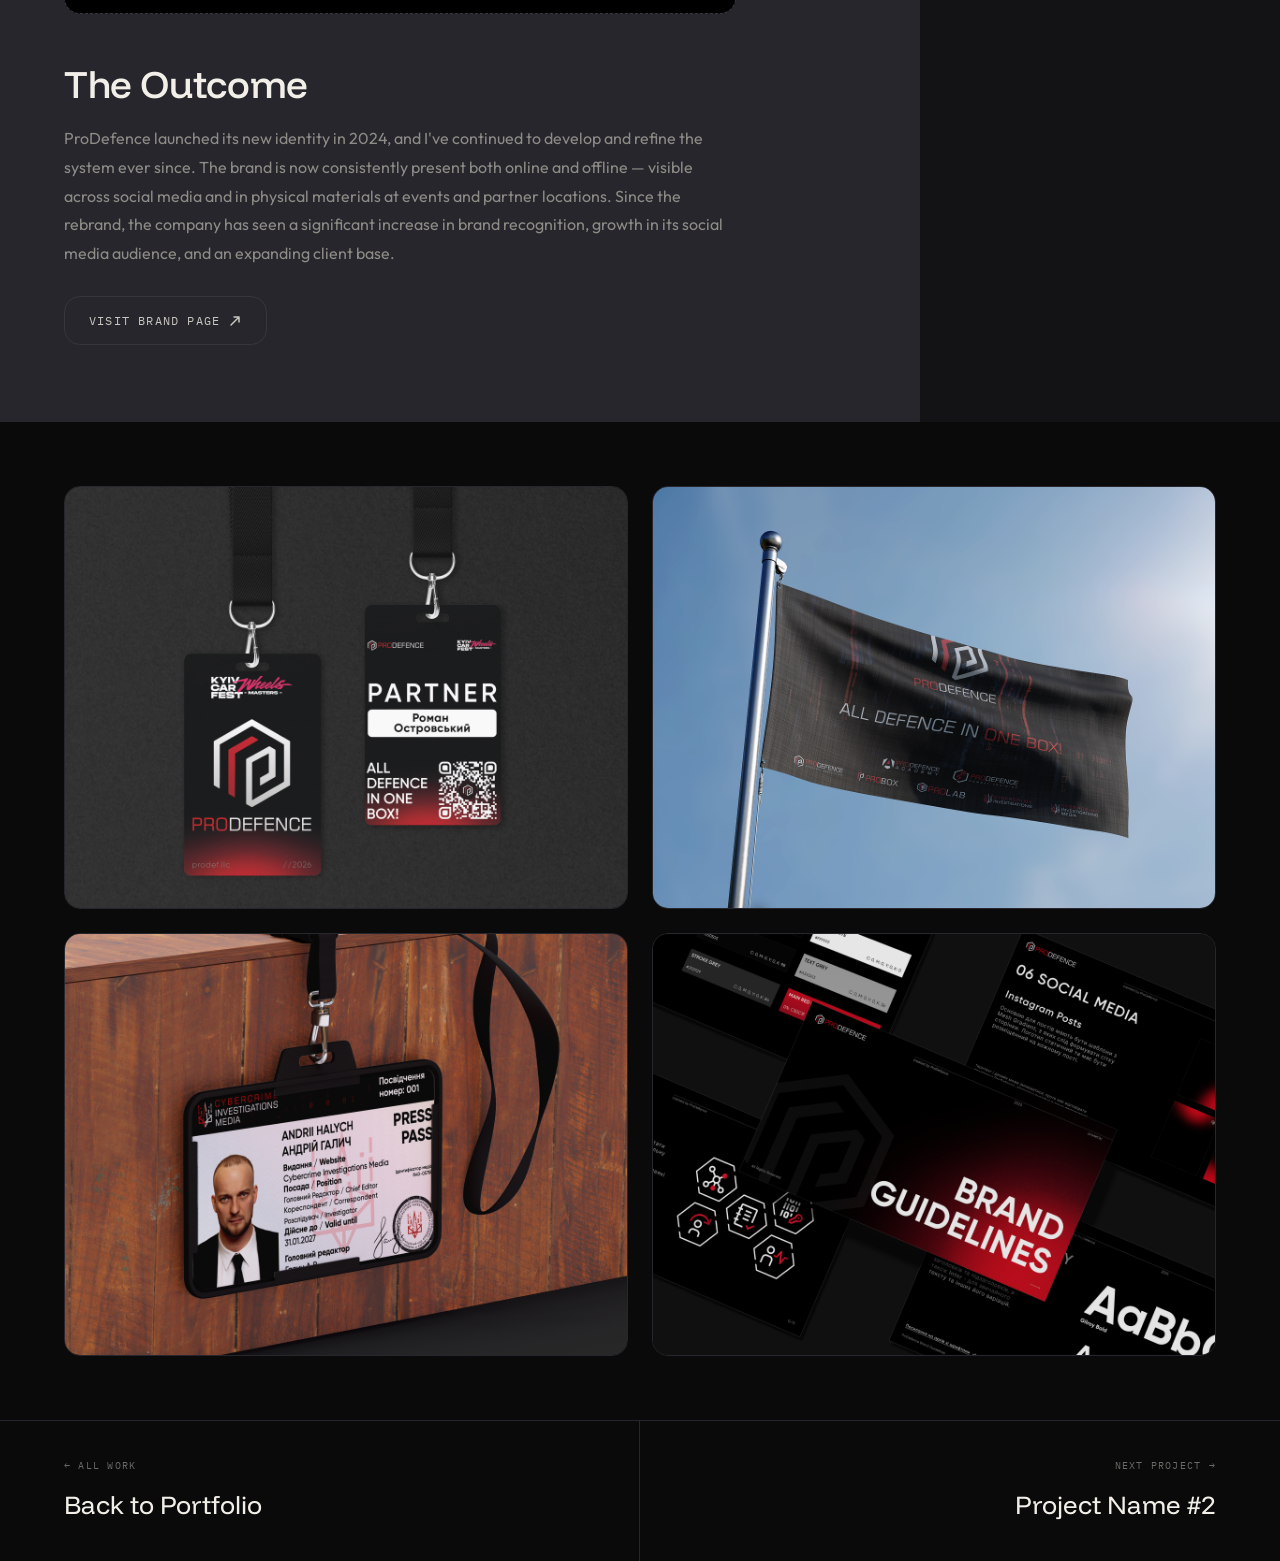
<file: case-brand-1.html>
<!DOCTYPE html>
<html lang="en">
<head>
  <meta charset="UTF-8" />
  <meta name="viewport" content="width=device-width, initial-scale=1.0" />
  <title>ProDefence — Brand Identity · DSezionov</title>
  <meta name="description" content="Brand identity case study." />
  <link rel="stylesheet" href="assets/css/style.css" />
  <link rel="icon" href="data:image/svg+xml,<svg xmlns='http://www.w3.org/2000/svg' viewBox='0 0 96 34' fill='none'><path d='M1.09167 34V0H12.3603C14.7079 0 16.9017 0.445239 18.9417 1.33572C20.9979 2.21 22.8031 3.43239 24.3574 5.00286C25.9279 6.55715 27.1503 8.36239 28.0245 10.4186C28.915 12.4586 29.3603 14.6524 29.3603 17C29.3603 19.3476 28.915 21.5495 28.0245 23.6057C27.1503 25.6457 25.9279 27.451 24.3574 29.0214C22.8031 30.5757 20.9979 31.7981 18.9417 32.6886C16.9017 33.5629 14.7079 34 12.3603 34H1.09167ZM7.01739 28.0743H12.3603C13.866 28.0743 15.2826 27.791 16.6103 27.2243C17.9541 26.6414 19.136 25.8481 20.156 24.8443C21.176 23.8243 21.9774 22.6505 22.5603 21.3229C23.1431 19.9791 23.4345 18.5381 23.4345 17C23.4345 15.4619 23.1431 14.0291 22.5603 12.7014C21.9774 11.3738 21.176 10.2 20.156 9.18001C19.136 8.16001 17.9622 7.36667 16.6345 6.80001C15.3069 6.21715 13.8822 5.92572 12.3603 5.92572H7.01739V28.0743Z' fill='%2360AB9A'/><path d='M45.5399 0L35.8173 33.6965H29.8915L39.6142 0H45.5399Z' fill='%23F2EFE8'/><path d='M41.8496 34V28.0743L61.3511 5.92572H41.8496V0H69.3411V5.92572L49.8396 28.0743H69.3411V34H41.8496Z' fill='%23F2EFE8'/><path d='M66.585 34V0H72.9965L87.3493 23.29V0H93.275V34H86.8879L72.5107 10.71V34H66.585Z' fill='%23F2EFE8'/></svg>" />
</head>
<body>

  <div class="cursor"></div>
  <div class="cursor-ring"></div>
  <div class="page-transition"></div>

  <nav class="mobile-menu">
    <a href="index.html">Home</a>
    <a href="work.html">Work</a>
    <a href="about.html">About</a>
    <a href="mailto:your@email.com">Contact</a>
  </nav>

  <header class="nav">
    <a href="index.html" class="nav-logo">
      <svg class="nav-logo-mark" height="28" viewBox="0 0 96 34" fill="none" xmlns="http://www.w3.org/2000/svg" aria-label="D/ZN">
        <path d="M1.09167 34V0H12.3603C14.7079 0 16.9017 0.445239 18.9417 1.33572C20.9979 2.21 22.8031 3.43239 24.3574 5.00286C25.9279 6.55715 27.1503 8.36239 28.0245 10.4186C28.915 12.4586 29.3603 14.6524 29.3603 17C29.3603 19.3476 28.915 21.5495 28.0245 23.6057C27.1503 25.6457 25.9279 27.451 24.3574 29.0214C22.8031 30.5757 20.9979 31.7981 18.9417 32.6886C16.9017 33.5629 14.7079 34 12.3603 34H1.09167ZM7.01739 28.0743H12.3603C13.866 28.0743 15.2826 27.791 16.6103 27.2243C17.9541 26.6414 19.136 25.8481 20.156 24.8443C21.176 23.8243 21.9774 22.6505 22.5603 21.3229C23.1431 19.9791 23.4345 18.5381 23.4345 17C23.4345 15.4619 23.1431 14.0291 22.5603 12.7014C21.9774 11.3738 21.176 10.2 20.156 9.18001C19.136 8.16001 17.9622 7.36667 16.6345 6.80001C15.3069 6.21715 13.8822 5.92572 12.3603 5.92572H7.01739V28.0743Z" fill="#60AB9A"/>
        <path d="M45.5399 0L35.8173 33.6965H29.8915L39.6142 0H45.5399Z" fill="#F2EFE8"/>
        <path d="M41.8496 34V28.0743L61.3511 5.92572H41.8496V0H69.3411V5.92572L49.8396 28.0743H69.3411V34H41.8496Z" fill="#F2EFE8"/>
        <path d="M66.585 34V0H72.9965L87.3493 23.29V0H93.275V34H86.8879L72.5107 10.71V34H66.585Z" fill="#F2EFE8"/>
      </svg>
      <span class="nav-logo-tagline">
        <span class="nav-logo-byline">Made by</span>
        <span class="nav-logo-name">Dmytro Sezionov</span>
      </span>
    </a>
    <ul class="nav-links">
      <li><a href="index.html">Home</a></li>
      <li><a href="work.html">Work</a></li>
      <li><a href="about.html">About</a></li>
    </ul>
    <a href="mailto:your@email.com" class="nav-cta">Get in touch</a>
    <div class="nav-burger"><span></span><span></span><span></span></div>
  </header>

  <main>

    <!-- ══ CASE HERO ══ -->
    <section class="case-hero">
      <div class="case-hero-meta">
        <p class="case-hero-tag" data-aos="fade-up">Brand Identity</p>
        <h1 class="case-hero-title" data-aos="fade-up" data-delay="100">
          PRODEFENCE —<br>Brand System
        </h1>
        <p class="case-hero-desc" data-aos="fade-up" data-delay="200">
          <!-- REPLACE THIS TEXT: Brief description of the project, the client, and the challenge.
               1–2 sentences, clear and confident. -->
          A full brand identity system for [Client Name] — from strategy through logo, typography, colour system, and brand guidelines.
        </p>
      </div>

      <div class="case-hero-details" data-aos="fade-up" data-delay="250">
        <div class="detail-item">
          <p class="detail-label">Client</p>
          <p class="detail-value">PRODEFENCE</p>
        </div>
        <div class="detail-item">
          <p class="detail-label">Year</p>
          <p class="detail-value">2024-Present</p>
        </div>
        <div class="detail-item">
          <p class="detail-label">Services</p>
          <p class="detail-value">Brand Identity, Logo Design, Brand Guidelines, Social Media Design, Presentation Design, Print Design</p>
        </div>
        <div class="detail-item">
          <p class="detail-label">Tools</p>
          <p class="detail-value">Figma, Adobe Illustrator, Adobe Photoshop, Claude, ChatGPT</p>
        </div>
      </div>
    </section>

    <!-- ══ COVER IMAGE ══ -->
    <div class="case-cover" data-aos="fade-up">
      <img src="assets/img/prodefence/cover.png" alt="Project Name brand cover">
      <!-- REPLACE: <img src="assets/img/brand-1/cover.jpg" alt="Project Name brand cover"> -->
    </div>

    <!-- ══ CASE CONTENT ══ -->
    <div style="display:grid;grid-template-columns:1fr 360px;gap:1px;background:var(--border);margin-top:3rem">
      <!-- Left: narrative -->
      <div class="case-content" data-aos="fade-up">
        <h2>The Challenge</h2>
        <p>
          <!-- REPLACE: Describe the client's situation. What problem were they trying to solve?
               What was missing, broken, or undefined about their brand? -->
          ProDefence approached me with a clear challenge: beyond a logo, the brand had no coherent visual identity system in place. Their social media presence felt disjointed and unprofessional, with posts lacking any visual consistency or polish. There were no corporate elements, no merchandise, no presentation templates — essentially no visual language to represent the brand across any touchpoint.
        </p>

        <h2>The Approach</h2>
        <p>
          <!-- REPLACE: How did you approach the problem? Research, discovery, strategy. -->
          The process began with research into the target audience and competitive landscape, paired with a deep dive into ProDefence's core service areas — comprehensive security, cybersecurity, crypto-asset recovery, and legal protection. Based on this research, I developed several branding directions before refining the concept into a system that would communicate authority, protection, and trust across every format.
        </p>

        <div class="case-placeholder-block">
          <img src="assets/img/prodefence/approach.png" alt="Project Name brand cover">
        </div>

        <h2>The Identity</h2>
        <p>
          <!-- REPLACE: Describe the final visual identity. The logo concept, colours, typography. -->
          The resulting identity is anchored by a refined logotype and mark that communicate precision and reliability. The typographic system pairs Gilroy for headlines — bold and structural — with Inter as the primary body typeface, balancing authority with readability. The colour palette centres on a striking red against a black background, with red as the dominant accent: a deliberate choice to capture the emotional intensity of security and danger, while reinforcing ProDefence's role in resolving exactly these kinds of high-stakes situations.
        </p>

        <div class="case-placeholder-block">
          <img src="assets/img/prodefence/identity.png" alt="Project Name brand cover">
        </div>

        <h2>The System</h2>
        <p>
          <!-- REPLACE: Guidelines, applications. -->
          Beyond the core identity, I built a comprehensive brand system including a full icon set, and templates for documents, presentations, and social media — all backed by a detailed brand book covering every aspect of how the identity should be applied. The system also extends into physical production: a complete merchandise line for employees, press credentials for affiliated journalists, presentation booklets for conferences, exhibition stands, and other commercial print materials. I also designed logos and visual identities for ProDefence's sub-projects, including its legal support division, journalist association, and affiliated NGOs — extending the brand system across a wide network of related initiatives.
        </p>

        <div class="case-placeholder-block">
          <img src="assets/img/prodefence/system.png" alt="Project Name brand cover">
        </div>

        <h2>The Outcome</h2>
        <p>
          <!-- REPLACE: Results. Be specific. Numbers > vague praise. -->
          ProDefence launched its new identity in 2024, and I've continued to develop and refine the system ever since. The brand is now consistently present both online and offline — visible across social media and in physical materials at events and partner locations. Since the rebrand, the company has seen a significant increase in brand recognition, growth in its social media audience, and an expanding client base.
        </p>

        <!-- REPLACE href="#" with the actual URL (website, Instagram, Behance, etc.) -->
        <a href="https://www.instagram.com/pro.defence" target="_blank" rel="noopener noreferrer" class="btn-ghost" style="display:inline-flex;align-items:center;gap:.5rem;margin-top:.5rem">
          Visit Brand Page
          <svg width="14" height="14" viewBox="0 0 14 14" fill="none" stroke="currentColor" stroke-width="1.5" stroke-linecap="round" stroke-linejoin="round">
            <path d="M3 11L11 3M11 3H6M11 3V8"/>
          </svg>
        </a>
      </div>

      <!-- Right: sticky info sidebar -->
      <div style="background:var(--surface);padding:3rem 2rem;position:relative" data-aos="fade-up" data-delay="150">
        <div style="position:sticky;top:calc(var(--nav-h) + 2rem);display:flex;flex-direction:column;gap:2rem">

          <div>
            <p style="font-family:var(--font-mono);font-size:.65rem;letter-spacing:.14em;text-transform:uppercase;color:var(--accent);margin-bottom:.75rem">// Deliverables</p>
            <ul style="list-style:none;display:flex;flex-direction:column;gap:.5rem">
              <li style="font-size:.875rem;color:var(--muted);display:flex;align-items:center;gap:.5rem">
                <span style="color:var(--accent)">✦</span> Logo & Mark
              </li>
              <li style="font-size:.875rem;color:var(--muted);display:flex;align-items:center;gap:.5rem">
                <span style="color:var(--accent)">✦</span> Colour System
              </li>
              <li style="font-size:.875rem;color:var(--muted);display:flex;align-items:center;gap:.5rem">
                <span style="color:var(--accent)">✦</span> Typography
              </li>
              <li style="font-size:.875rem;color:var(--muted);display:flex;align-items:center;gap:.5rem">
                <span style="color:var(--accent)">✦</span> Brand Guidelines
              </li>
              <li style="font-size:.875rem;color:var(--muted);display:flex;align-items:center;gap:.5rem">
                <span style="color:var(--accent)">✦</span> Social Media Brand Design
              </li>
              <li style="font-size:.875rem;color:var(--muted);display:flex;align-items:center;gap:.5rem">
                <span style="color:var(--accent)">✦</span> Presentation Design
              </li>
              <li style="font-size:.875rem;color:var(--muted);display:flex;align-items:center;gap:.5rem">
                <span style="color:var(--accent)">✦</span> Print & Merchandise
              </li>
              <li style="font-size:.875rem;color:var(--muted);display:flex;align-items:center;gap:.5rem">
                <span style="color:var(--accent)">✦</span> Sub-brand Identities
              </li>
            </ul>
          </div>

          <div>
            <p style="font-family:var(--font-mono);font-size:.65rem;letter-spacing:.14em;text-transform:uppercase;color:var(--accent);margin-bottom:.75rem">// Tags</p>
            <div class="case-tags">
              <span class="tag">Brand Identity</span>
              <span class="tag">Logo Design</span>
              <span class="tag">Typography</span>
              <span class="tag">Guidelines</span>
              <span class="tag">Social Media</span>
              <span class="tag">Presentation Design</span>
              <span class="tag">Print Design</span>
            </div>
          </div>

          <div style="padding:1.25rem;border:1px solid var(--border);border-radius:var(--r-md)">
            <p style="font-size:.875rem;color:var(--muted);line-height:1.7;margin-bottom:1rem">
              Like what you see? Let's work together.
            </p>
            <a href="mailto:your@email.com" class="btn-primary" style="width:100%;justify-content:center">
              Get in Touch
            </a>
          </div>

        </div>
      </div>
    </div>

    <!-- ══ IMAGE GALLERY ══ -->
    <div class="case-images-grid">
      <div class="case-img-item">
        <img src="assets/img/prodefence/img1.png" alt="Project Name brand cover">
      </div>
      <div class="case-img-item">
        <img src="assets/img/prodefence/img2.png" alt="Project Name brand cover">
      </div>
      <div class="case-img-item">
        <img src="assets/img/prodefence/img3.png" alt="Project Name brand cover">
      </div>
      <div class="case-img-item">
        <img src="assets/img/prodefence/img4.png" alt="Project Name brand cover">
      </div>
    </div>

    <!-- ══ CASE NAVIGATION ══ -->
    <nav class="case-nav">
      <a href="work.html" class="case-nav-item" style="align-items:flex-start">
        <span class="case-nav-dir">← All Work</span>
        <span class="case-nav-name">Back to Portfolio</span>
      </a>
      <a href="case-brand-2.html" class="case-nav-item" style="align-items:flex-end;text-align:right">
        <span class="case-nav-dir">Next Project →</span>
        <span class="case-nav-name">Project Name #2</span>
      </a>
    </nav>

  </main>

  <script src="assets/js/main.js"></script>
</body>
</html>
</file>
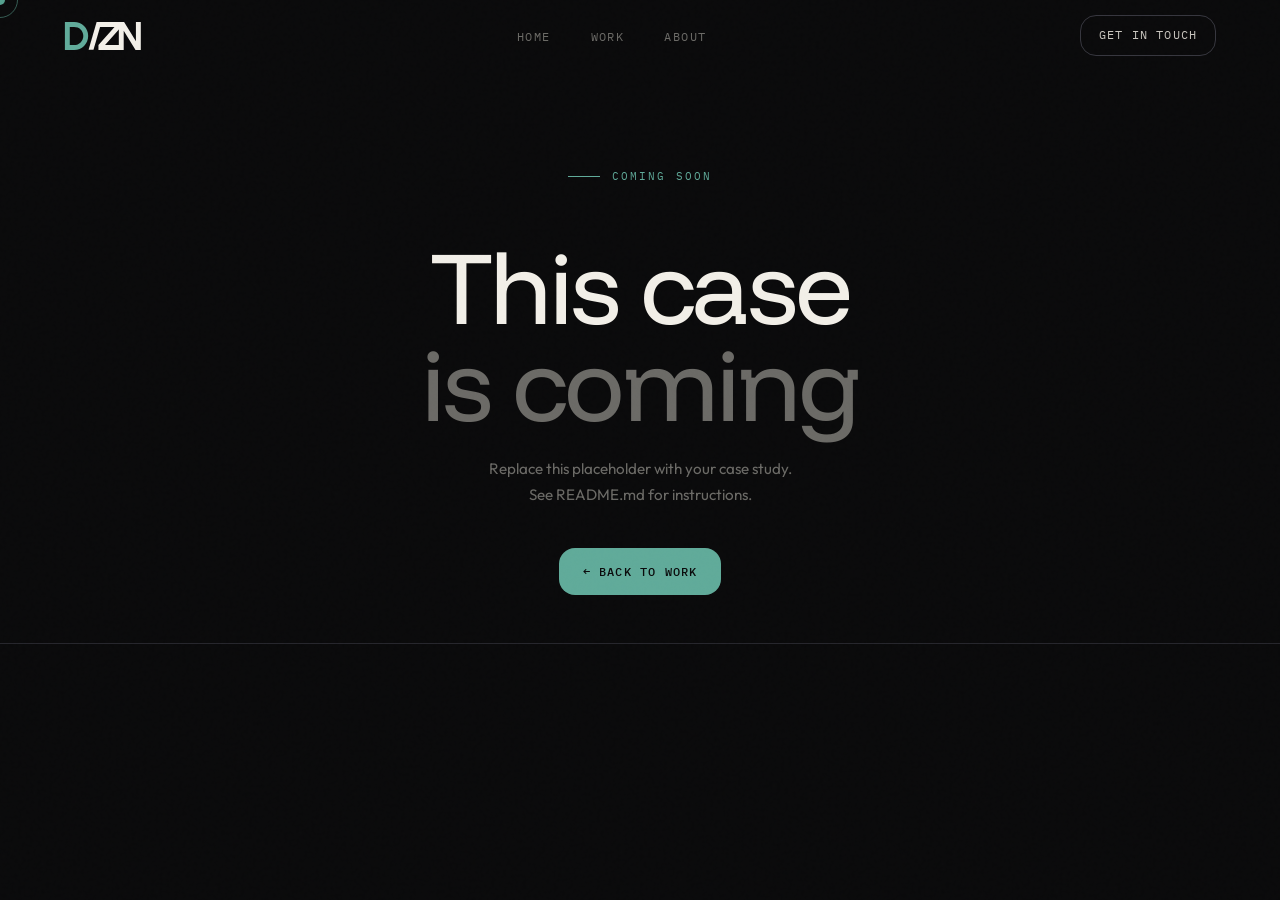
<file: case-brand-3.html>
<!DOCTYPE html>
<html lang="en">
<head>
  <meta charset="UTF-8" />
  <meta name="viewport" content="width=device-width, initial-scale=1.0" />
  <title>Case Study — Your Name</title>
  <link rel="stylesheet" href="assets/css/style.css" />
</head>
<body>
  <div class="cursor"></div>
  <div class="cursor-ring"></div>
  <div class="page-transition"></div>
  <header class="nav">
    <a href="index.html" class="nav-logo">
      <svg class="nav-logo-mark" height="28" viewBox="0 0 96 34" fill="none" xmlns="http://www.w3.org/2000/svg" aria-label="D/ZN">
        <path d="M1.09167 34V0H12.3603C14.7079 0 16.9017 0.445239 18.9417 1.33572C20.9979 2.21 22.8031 3.43239 24.3574 5.00286C25.9279 6.55715 27.1503 8.36239 28.0245 10.4186C28.915 12.4586 29.3603 14.6524 29.3603 17C29.3603 19.3476 28.915 21.5495 28.0245 23.6057C27.1503 25.6457 25.9279 27.451 24.3574 29.0214C22.8031 30.5757 20.9979 31.7981 18.9417 32.6886C16.9017 33.5629 14.7079 34 12.3603 34H1.09167ZM7.01739 28.0743H12.3603C13.866 28.0743 15.2826 27.791 16.6103 27.2243C17.9541 26.6414 19.136 25.8481 20.156 24.8443C21.176 23.8243 21.9774 22.6505 22.5603 21.3229C23.1431 19.9791 23.4345 18.5381 23.4345 17C23.4345 15.4619 23.1431 14.0291 22.5603 12.7014C21.9774 11.3738 21.176 10.2 20.156 9.18001C19.136 8.16001 17.9622 7.36667 16.6345 6.80001C15.3069 6.21715 13.8822 5.92572 12.3603 5.92572H7.01739V28.0743Z" fill="#60AB9A"/>
        <path d="M45.5399 0L35.8173 33.6965H29.8915L39.6142 0H45.5399Z" fill="#F2EFE8"/>
        <path d="M41.8496 34V28.0743L61.3511 5.92572H41.8496V0H69.3411V5.92572L49.8396 28.0743H69.3411V34H41.8496Z" fill="#F2EFE8"/>
        <path d="M66.585 34V0H72.9965L87.3493 23.29V0H93.275V34H86.8879L72.5107 10.71V34H66.585Z" fill="#F2EFE8"/>
      </svg>
      <span class="nav-logo-tagline">
        <span class="nav-logo-byline">Made by</span>
        <span class="nav-logo-name">Dmytro Sezionov</span>
      </span>
    </a>
    <ul class="nav-links">
      <li><a href="index.html">Home</a></li>
      <li><a href="work.html">Work</a></li>
      <li><a href="about.html">About</a></li>
    </ul>
    <a href="mailto:your@email.com" class="nav-cta">Get in touch</a>
    <div class="nav-burger"><span></span><span></span><span></span></div>
  </header>
  <main>
    <section class="page-hero" style="display:flex;flex-direction:column;align-items:center;justify-content:center;min-height:60vh;text-align:center;gap:1.5rem;">
      <p class="page-hero-tag" style="justify-content:center">Coming Soon</p>
      <h1 class="page-hero-title">This case<br><em>is coming</em></h1>
      <p style="color:var(--muted);font-size:.95rem;max-width:400px;line-height:1.7">
        Replace this placeholder with your case study.<br>
        See README.md for instructions.
      </p>
      <a href="work.html" class="btn-primary" style="margin-top:1rem">
        ← Back to Work
      </a>
    </section>
  </main>
  <script src="assets/js/main.js"></script>
</body>
</html>
</file>
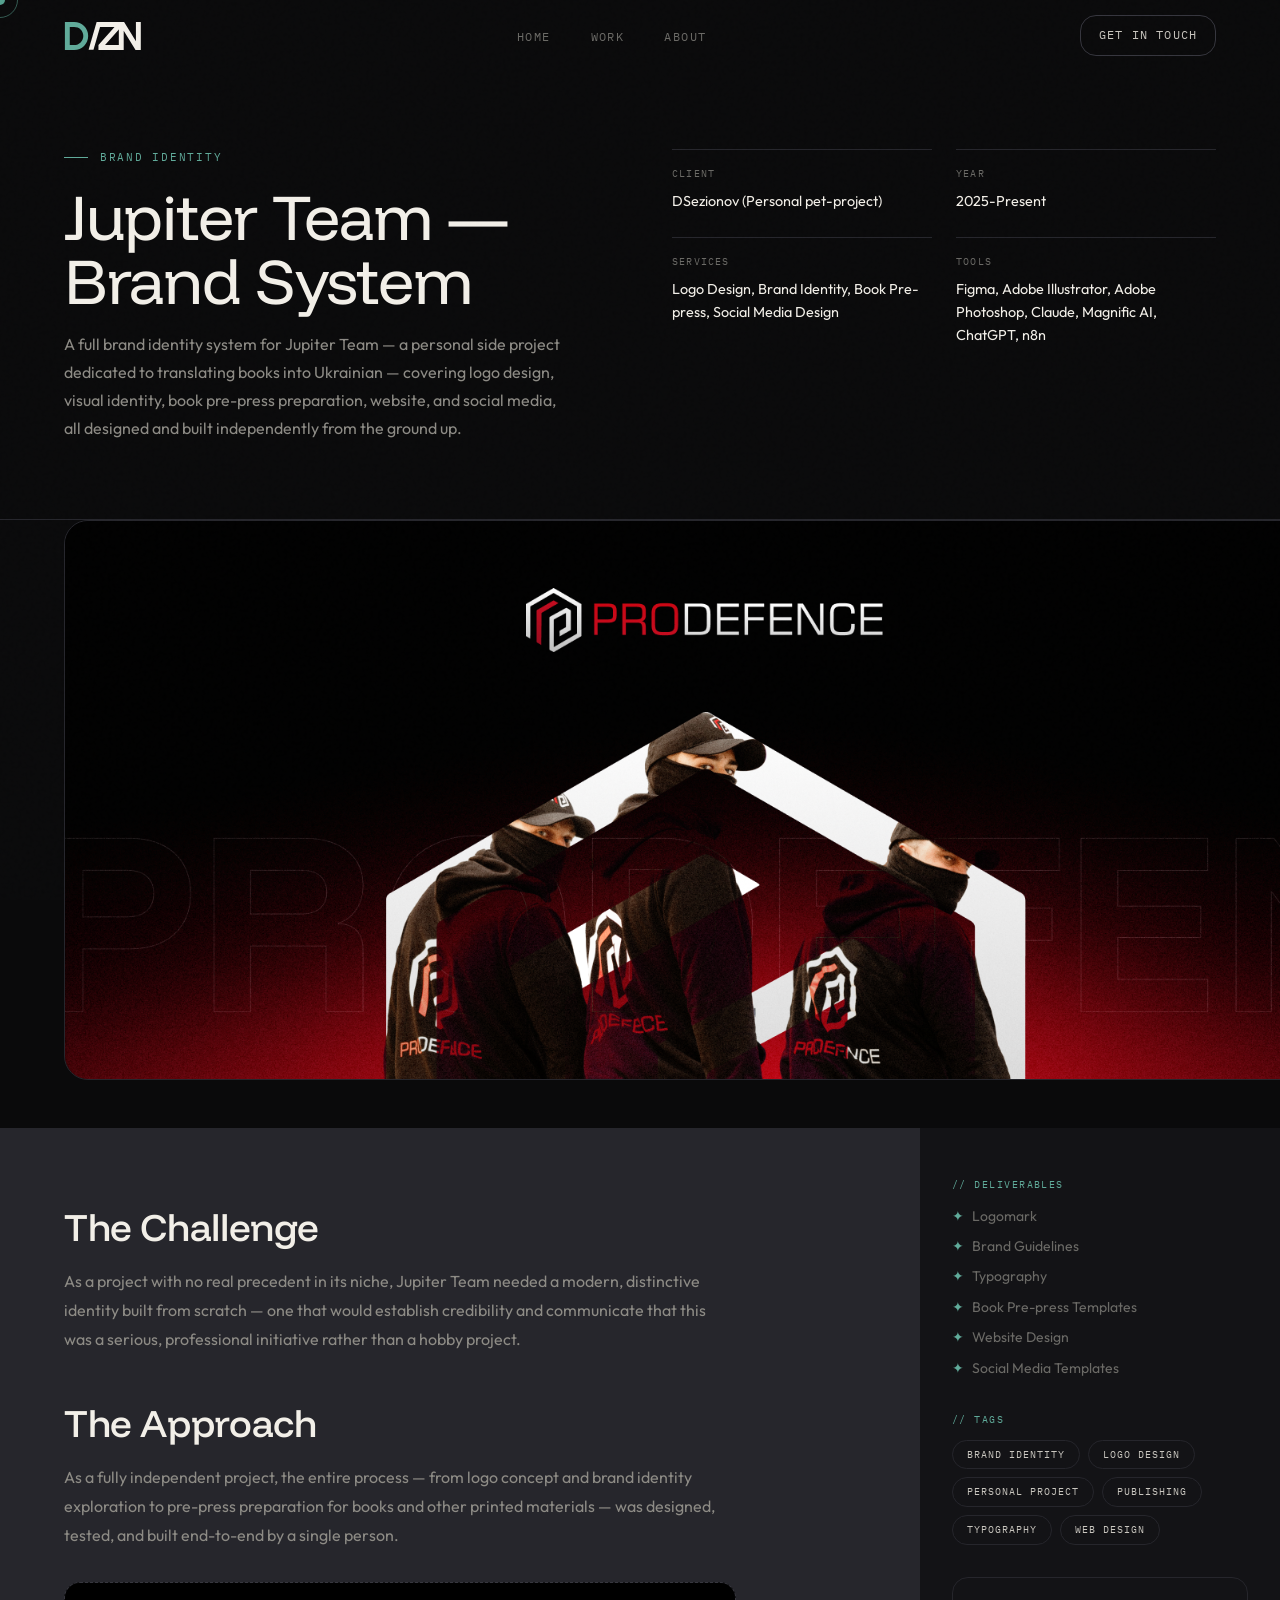
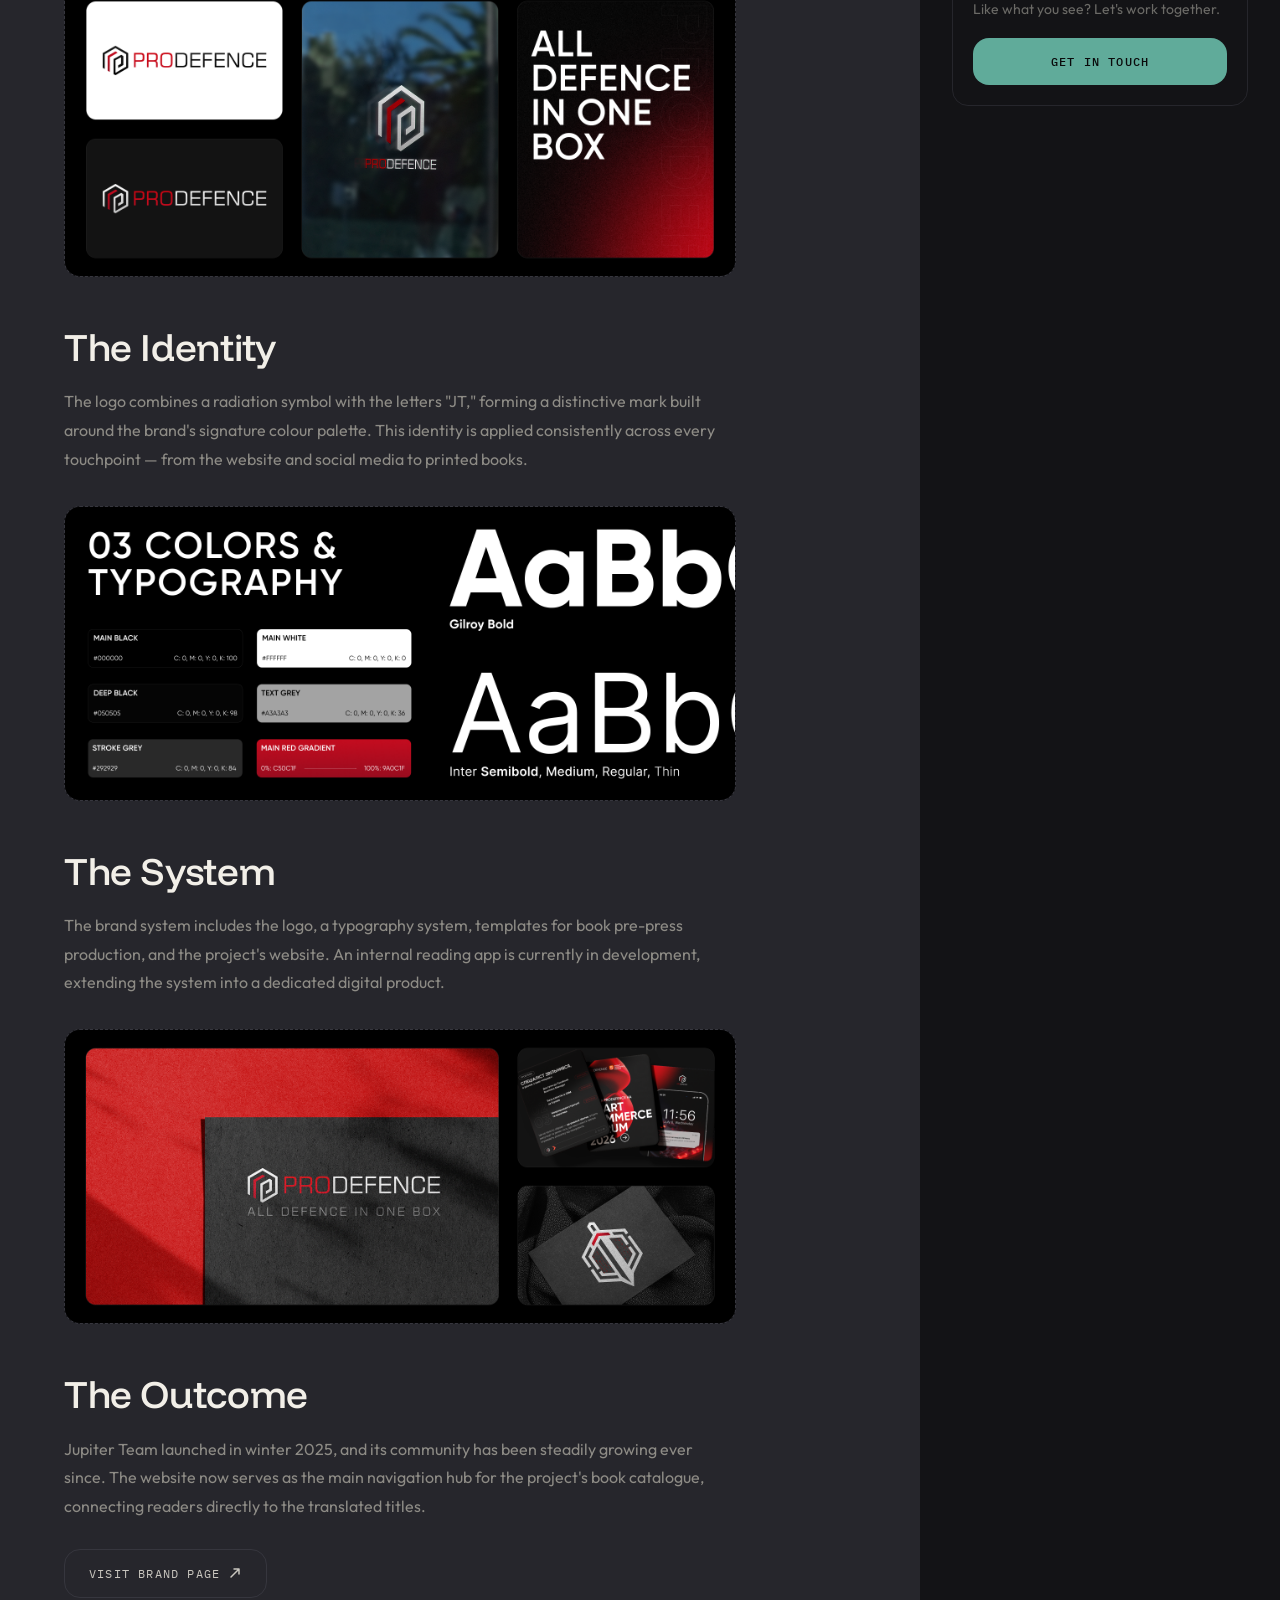
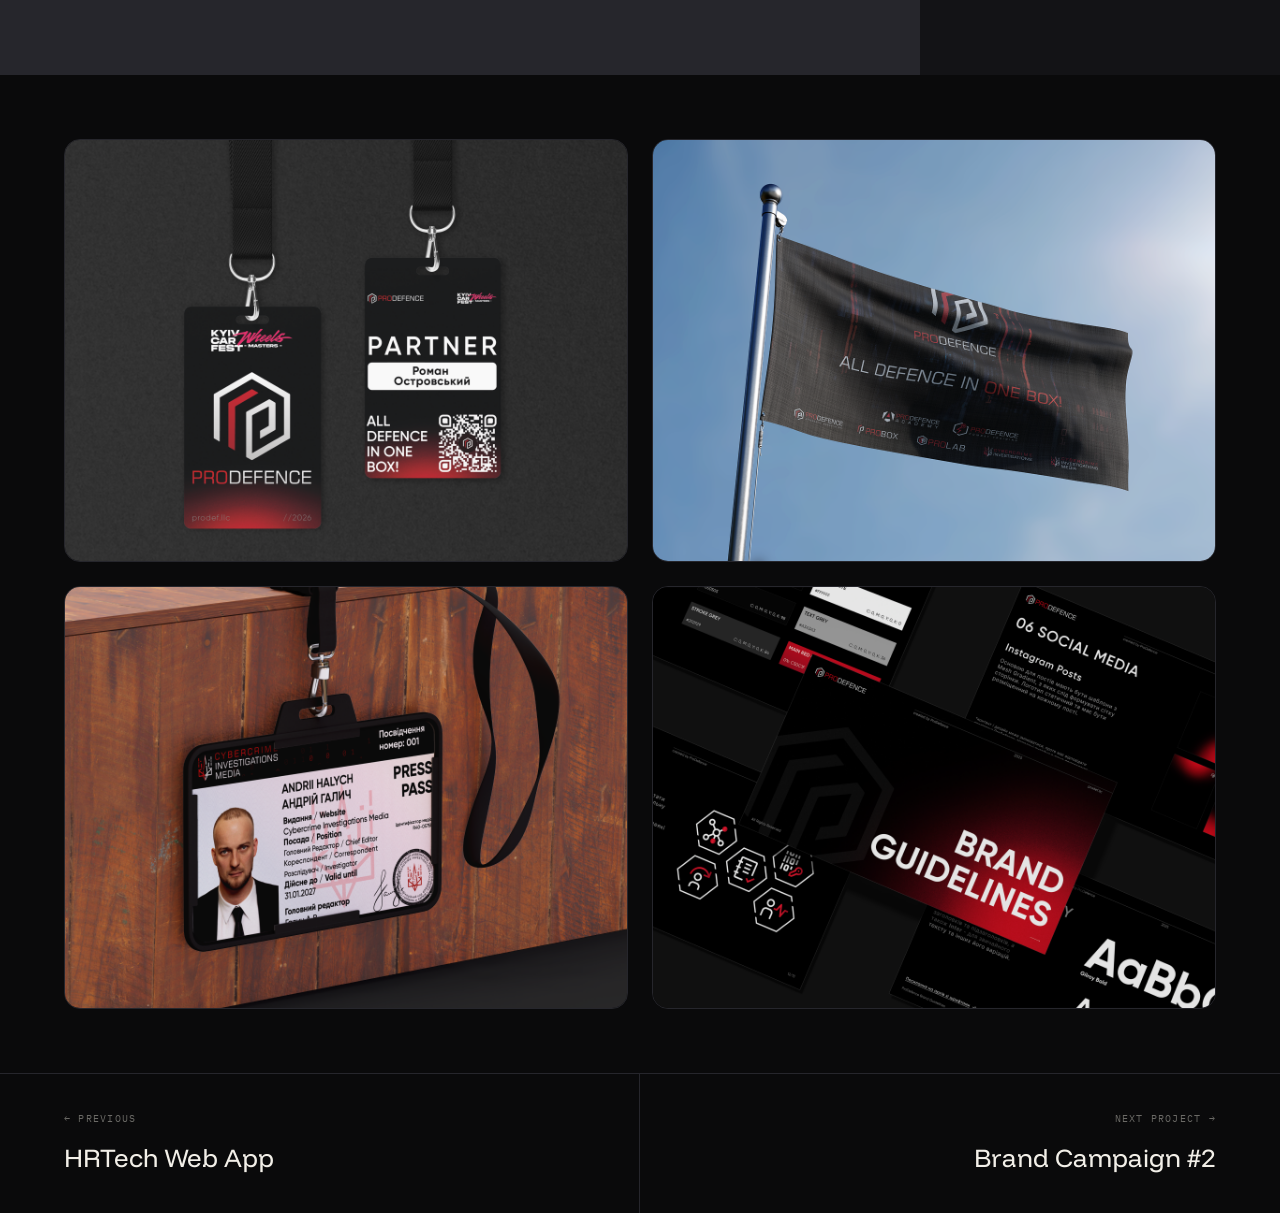
<file: case-jupiterteam.html>
<!DOCTYPE html>
<html lang="en">
<head>
  <meta charset="UTF-8" />
  <meta name="viewport" content="width=device-width, initial-scale=1.0" />
  <title>Jupiter Team — Brand System · DSezionov</title>
  <meta name="description" content="Brand identity case study." />
  <link rel="stylesheet" href="assets/css/style.css" />
  <link rel="icon" href="data:image/svg+xml,<svg xmlns='http://www.w3.org/2000/svg' viewBox='0 0 96 34' fill='none'><path d='M1.09167 34V0H12.3603C14.7079 0 16.9017 0.445239 18.9417 1.33572C20.9979 2.21 22.8031 3.43239 24.3574 5.00286C25.9279 6.55715 27.1503 8.36239 28.0245 10.4186C28.915 12.4586 29.3603 14.6524 29.3603 17C29.3603 19.3476 28.915 21.5495 28.0245 23.6057C27.1503 25.6457 25.9279 27.451 24.3574 29.0214C22.8031 30.5757 20.9979 31.7981 18.9417 32.6886C16.9017 33.5629 14.7079 34 12.3603 34H1.09167ZM7.01739 28.0743H12.3603C13.866 28.0743 15.2826 27.791 16.6103 27.2243C17.9541 26.6414 19.136 25.8481 20.156 24.8443C21.176 23.8243 21.9774 22.6505 22.5603 21.3229C23.1431 19.9791 23.4345 18.5381 23.4345 17C23.4345 15.4619 23.1431 14.0291 22.5603 12.7014C21.9774 11.3738 21.176 10.2 20.156 9.18001C19.136 8.16001 17.9622 7.36667 16.6345 6.80001C15.3069 6.21715 13.8822 5.92572 12.3603 5.92572H7.01739V28.0743Z' fill='%2360AB9A'/><path d='M45.5399 0L35.8173 33.6965H29.8915L39.6142 0H45.5399Z' fill='%23F2EFE8'/><path d='M41.8496 34V28.0743L61.3511 5.92572H41.8496V0H69.3411V5.92572L49.8396 28.0743H69.3411V34H41.8496Z' fill='%23F2EFE8'/><path d='M66.585 34V0H72.9965L87.3493 23.29V0H93.275V34H86.8879L72.5107 10.71V34H66.585Z' fill='%23F2EFE8'/></svg>" />
</head>
<body>

  <div class="cursor"></div>
  <div class="cursor-ring"></div>
  <div class="page-transition"></div>

  <nav class="mobile-menu">
    <a href="index.html">Home</a>
    <a href="work.html">Work</a>
    <a href="about.html">About</a>
    <a href="mailto:your@email.com">Contact</a>
  </nav>

  <header class="nav">
    <a href="index.html" class="nav-logo">
      <svg class="nav-logo-mark" height="28" viewBox="0 0 96 34" fill="none" xmlns="http://www.w3.org/2000/svg" aria-label="D/ZN">
        <path d="M1.09167 34V0H12.3603C14.7079 0 16.9017 0.445239 18.9417 1.33572C20.9979 2.21 22.8031 3.43239 24.3574 5.00286C25.9279 6.55715 27.1503 8.36239 28.0245 10.4186C28.915 12.4586 29.3603 14.6524 29.3603 17C29.3603 19.3476 28.915 21.5495 28.0245 23.6057C27.1503 25.6457 25.9279 27.451 24.3574 29.0214C22.8031 30.5757 20.9979 31.7981 18.9417 32.6886C16.9017 33.5629 14.7079 34 12.3603 34H1.09167ZM7.01739 28.0743H12.3603C13.866 28.0743 15.2826 27.791 16.6103 27.2243C17.9541 26.6414 19.136 25.8481 20.156 24.8443C21.176 23.8243 21.9774 22.6505 22.5603 21.3229C23.1431 19.9791 23.4345 18.5381 23.4345 17C23.4345 15.4619 23.1431 14.0291 22.5603 12.7014C21.9774 11.3738 21.176 10.2 20.156 9.18001C19.136 8.16001 17.9622 7.36667 16.6345 6.80001C15.3069 6.21715 13.8822 5.92572 12.3603 5.92572H7.01739V28.0743Z" fill="#60AB9A"/>
        <path d="M45.5399 0L35.8173 33.6965H29.8915L39.6142 0H45.5399Z" fill="#F2EFE8"/>
        <path d="M41.8496 34V28.0743L61.3511 5.92572H41.8496V0H69.3411V5.92572L49.8396 28.0743H69.3411V34H41.8496Z" fill="#F2EFE8"/>
        <path d="M66.585 34V0H72.9965L87.3493 23.29V0H93.275V34H86.8879L72.5107 10.71V34H66.585Z" fill="#F2EFE8"/>
      </svg>
      <span class="nav-logo-tagline">
        <span class="nav-logo-byline">Made by</span>
        <span class="nav-logo-name">Dmytro Sezionov</span>
      </span>
    </a>
    <ul class="nav-links">
      <li><a href="index.html">Home</a></li>
      <li><a href="work.html">Work</a></li>
      <li><a href="about.html">About</a></li>
    </ul>
    <a href="mailto:your@email.com" class="nav-cta">Get in touch</a>
    <div class="nav-burger"><span></span><span></span><span></span></div>
  </header>

  <main>

    <!-- ══ CASE HERO ══ -->
    <section class="case-hero">
      <div class="case-hero-meta">
        <p class="case-hero-tag" data-aos="fade-up">Brand Identity</p>
        <h1 class="case-hero-title" data-aos="fade-up" data-delay="100">
          Jupiter Team —<br>Brand System
        </h1>
        <p class="case-hero-desc" data-aos="fade-up" data-delay="200">
          <!-- REPLACE THIS TEXT: Brief description of the project, the client, and the challenge.
               1–2 sentences, clear and confident. -->
          A full brand identity system for Jupiter Team — a personal side project dedicated to translating books into Ukrainian — covering logo design, visual identity, book pre-press preparation, website, and social media, all designed and built independently from the ground up.
        </p>
      </div>

      <div class="case-hero-details" data-aos="fade-up" data-delay="250">
        <div class="detail-item">
          <p class="detail-label">Client</p>
          <p class="detail-value">DSezionov (Personal pet-project)</p>
        </div>
        <div class="detail-item">
          <p class="detail-label">Year</p>
          <p class="detail-value">2025-Present</p>
        </div>
        <div class="detail-item">
          <p class="detail-label">Services</p>
          <p class="detail-value">Logo Design, Brand Identity, Book Pre-press, Social Media Design</p>
        </div>
        <div class="detail-item">
          <p class="detail-label">Tools</p>
          <p class="detail-value">Figma, Adobe Illustrator, Adobe Photoshop, Claude, Magnific AI, ChatGPT, n8n</p>
        </div>
      </div>
    </section>

    <!-- ══ COVER IMAGE ══ -->
    <div class="case-cover" data-aos="fade-up">
      <img src="assets/img/prodefence/cover.png" alt="Project Name brand cover">
      <!-- REPLACE: <img src="assets/img/brand-1/cover.jpg" alt="Project Name brand cover"> -->
    </div>

    <!-- ══ CASE CONTENT ══ -->
    <div style="display:grid;grid-template-columns:1fr 360px;gap:1px;background:var(--border);margin-top:3rem">
      <!-- Left: narrative -->
      <div class="case-content" data-aos="fade-up">
        <h2>The Challenge</h2>
        <p>
          <!-- REPLACE: Describe the client's situation. What problem were they trying to solve?
               What was missing, broken, or undefined about their brand? -->
          As a project with no real precedent in its niche, Jupiter Team needed a modern, distinctive identity built from scratch — one that would establish credibility and communicate that this was a serious, professional initiative rather than a hobby project.
        </p>

        <h2>The Approach</h2>
        <p>
          <!-- REPLACE: How did you approach the problem? Research, discovery, strategy. -->
          As a fully independent project, the entire process — from logo concept and brand identity exploration to pre-press preparation for books and other printed materials — was designed, tested, and built end-to-end by a single person.
        </p>

        <div class="case-placeholder-block">
          <img src="assets/img/prodefence/approach.png" alt="Project Name brand cover">
        </div>

        <h2>The Identity</h2>
        <p>
          <!-- REPLACE: Describe the final visual identity. The logo concept, colours, typography. -->
          The logo combines a radiation symbol with the letters "JT," forming a distinctive mark built around the brand's signature colour palette. This identity is applied consistently across every touchpoint — from the website and social media to printed books.
        </p>

        <div class="case-placeholder-block">
          <img src="assets/img/prodefence/identity.png" alt="Project Name brand cover">
        </div>

        <h2>The System</h2>
        <p>
          <!-- REPLACE: Guidelines, applications. -->
          The brand system includes the logo, a typography system, templates for book pre-press production, and the project's website. An internal reading app is currently in development, extending the system into a dedicated digital product.
        </p>

        <div class="case-placeholder-block">
          <img src="assets/img/prodefence/system.png" alt="Project Name brand cover">
        </div>

        <h2>The Outcome</h2>
        <p>
          <!-- REPLACE: Results. Be specific. Numbers > vague praise. -->
          Jupiter Team launched in winter 2025, and its community has been steadily growing ever since. The website now serves as the main navigation hub for the project's book catalogue, connecting readers directly to the translated titles.
        </p>

        <!-- REPLACE href="#" with the actual URL (website, Instagram, Behance, etc.) -->
        <a href="https://www.instagram.com/pro.defence" target="_blank" rel="noopener noreferrer" class="btn-ghost" style="display:inline-flex;align-items:center;gap:.5rem;margin-top:.5rem">
          Visit Brand Page
          <svg width="14" height="14" viewBox="0 0 14 14" fill="none" stroke="currentColor" stroke-width="1.5" stroke-linecap="round" stroke-linejoin="round">
            <path d="M3 11L11 3M11 3H6M11 3V8"/>
          </svg>
        </a>
      </div>

      <!-- Right: sticky info sidebar -->
      <div style="background:var(--surface);padding:3rem 2rem;position:relative" data-aos="fade-up" data-delay="150">
        <div style="position:sticky;top:calc(var(--nav-h) + 2rem);display:flex;flex-direction:column;gap:2rem">

          <div>
            <p style="font-family:var(--font-mono);font-size:.65rem;letter-spacing:.14em;text-transform:uppercase;color:var(--accent);margin-bottom:.75rem">// Deliverables</p>
            <ul style="list-style:none;display:flex;flex-direction:column;gap:.5rem">
              <li style="font-size:.875rem;color:var(--muted);display:flex;align-items:center;gap:.5rem">
                <span style="color:var(--accent)">✦</span> Logomark
              </li>
              <li style="font-size:.875rem;color:var(--muted);display:flex;align-items:center;gap:.5rem">
                <span style="color:var(--accent)">✦</span> Brand Guidelines
              </li>
              <li style="font-size:.875rem;color:var(--muted);display:flex;align-items:center;gap:.5rem">
                <span style="color:var(--accent)">✦</span> Typography
              </li>
              <li style="font-size:.875rem;color:var(--muted);display:flex;align-items:center;gap:.5rem">
                <span style="color:var(--accent)">✦</span> Book Pre-press Templates
              </li>
              <li style="font-size:.875rem;color:var(--muted);display:flex;align-items:center;gap:.5rem">
                <span style="color:var(--accent)">✦</span> Website Design
              </li>
              <li style="font-size:.875rem;color:var(--muted);display:flex;align-items:center;gap:.5rem">
                <span style="color:var(--accent)">✦</span> Social Media Templates
              </li>
            </ul>
          </div>

          <div>
            <p style="font-family:var(--font-mono);font-size:.65rem;letter-spacing:.14em;text-transform:uppercase;color:var(--accent);margin-bottom:.75rem">// Tags</p>
            <div class="case-tags">
              <span class="tag">Brand Identity</span>
              <span class="tag">Logo Design</span>
              <span class="tag">Personal Project</span>
              <span class="tag">Publishing</span>
              <span class="tag">Typography</span>
              <span class="tag">Web Design</span>
            </div>
          </div>

          <div style="padding:1.25rem;border:1px solid var(--border);border-radius:var(--r-md)">
            <p style="font-size:.875rem;color:var(--muted);line-height:1.7;margin-bottom:1rem">
              Like what you see? Let's work together.
            </p>
            <a href="mailto:ymailto:dmitry.sezionov@gmail.com" class="btn-primary" style="width:100%;justify-content:center">
              Get in Touch
            </a>
          </div>

        </div>
      </div>
    </div>

    <!-- ══ IMAGE GALLERY ══ -->
    <div class="case-images-grid">
      <div class="case-img-item">
        <img src="assets/img/prodefence/img1.png" alt="Project Name brand cover">
      </div>
      <div class="case-img-item">
        <img src="assets/img/prodefence/img2.png" alt="Project Name brand cover">
      </div>
      <div class="case-img-item">
        <img src="assets/img/prodefence/img3.png" alt="Project Name brand cover">
      </div>
      <div class="case-img-item">
        <img src="assets/img/prodefence/img4.png" alt="Project Name brand cover">
      </div>
    </div>

    <!-- ══ CASE NAVIGATION ══ -->
    <nav class="case-nav">
      <a href="case-hrtech.html" class="case-nav-item" style="align-items:flex-start">
        <span class="case-nav-dir">← Previous</span>
        <span class="case-nav-name">HRTech Web App</span>
      </a>
      <a href="case-brand-2.html" class="case-nav-item" style="align-items:flex-end;text-align:right">
        <span class="case-nav-dir">Next Project →</span>
        <span class="case-nav-name">Brand Campaign #2</span>
      </a>
    </nav>

  </main>

  <script src="assets/js/main.js"></script>
</body>
</html>
</file>
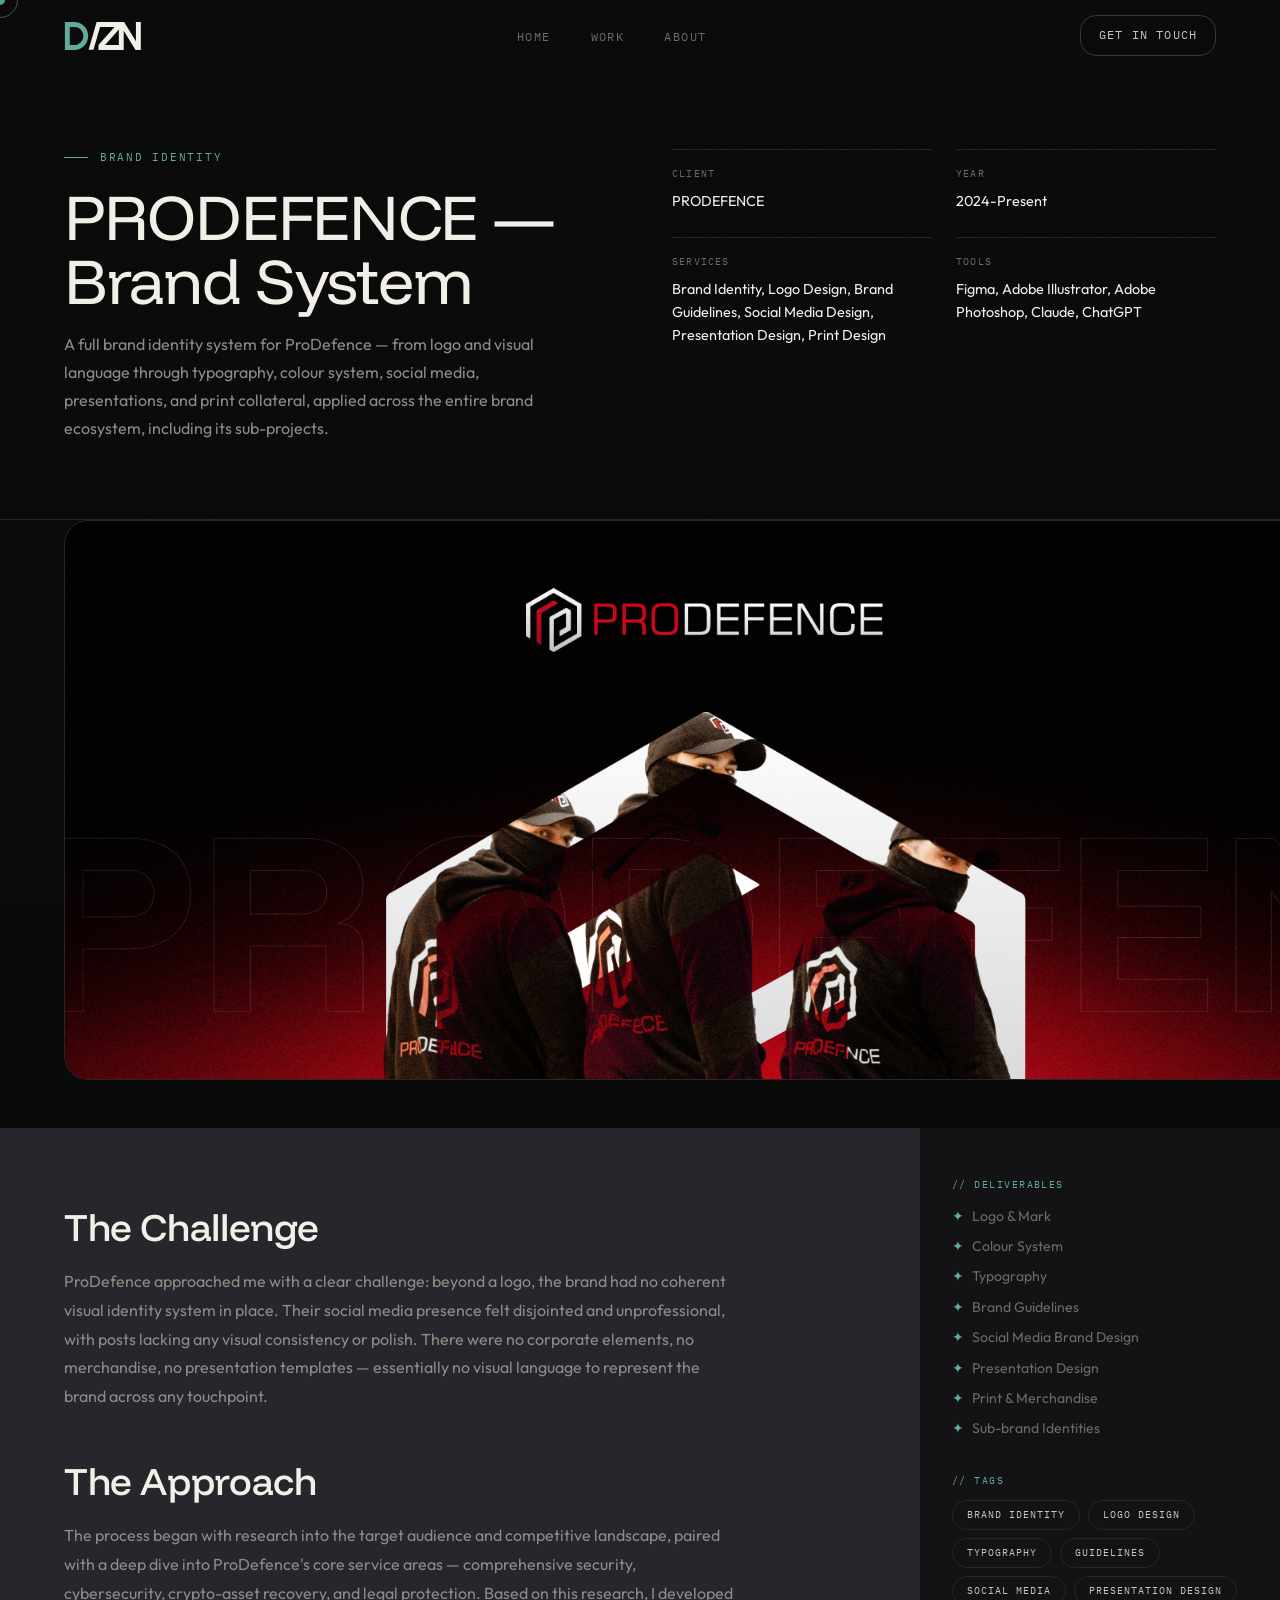
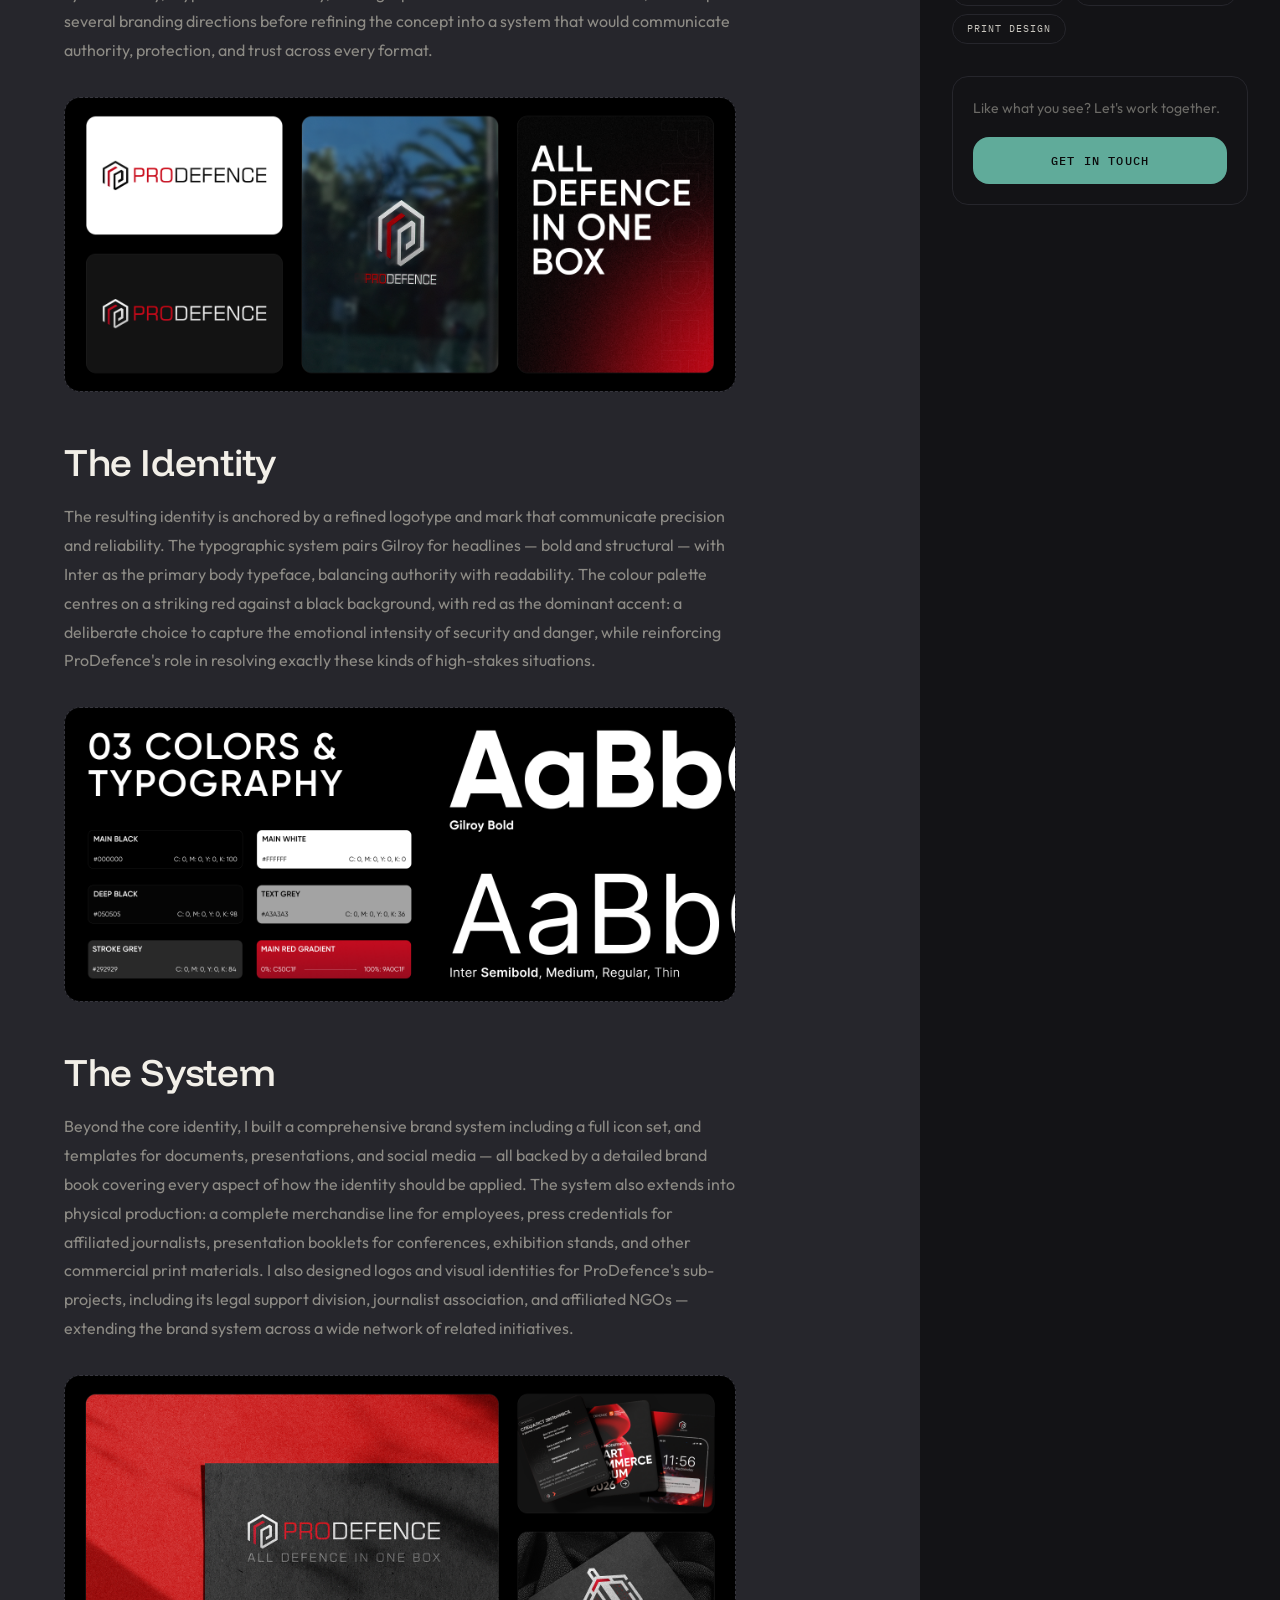
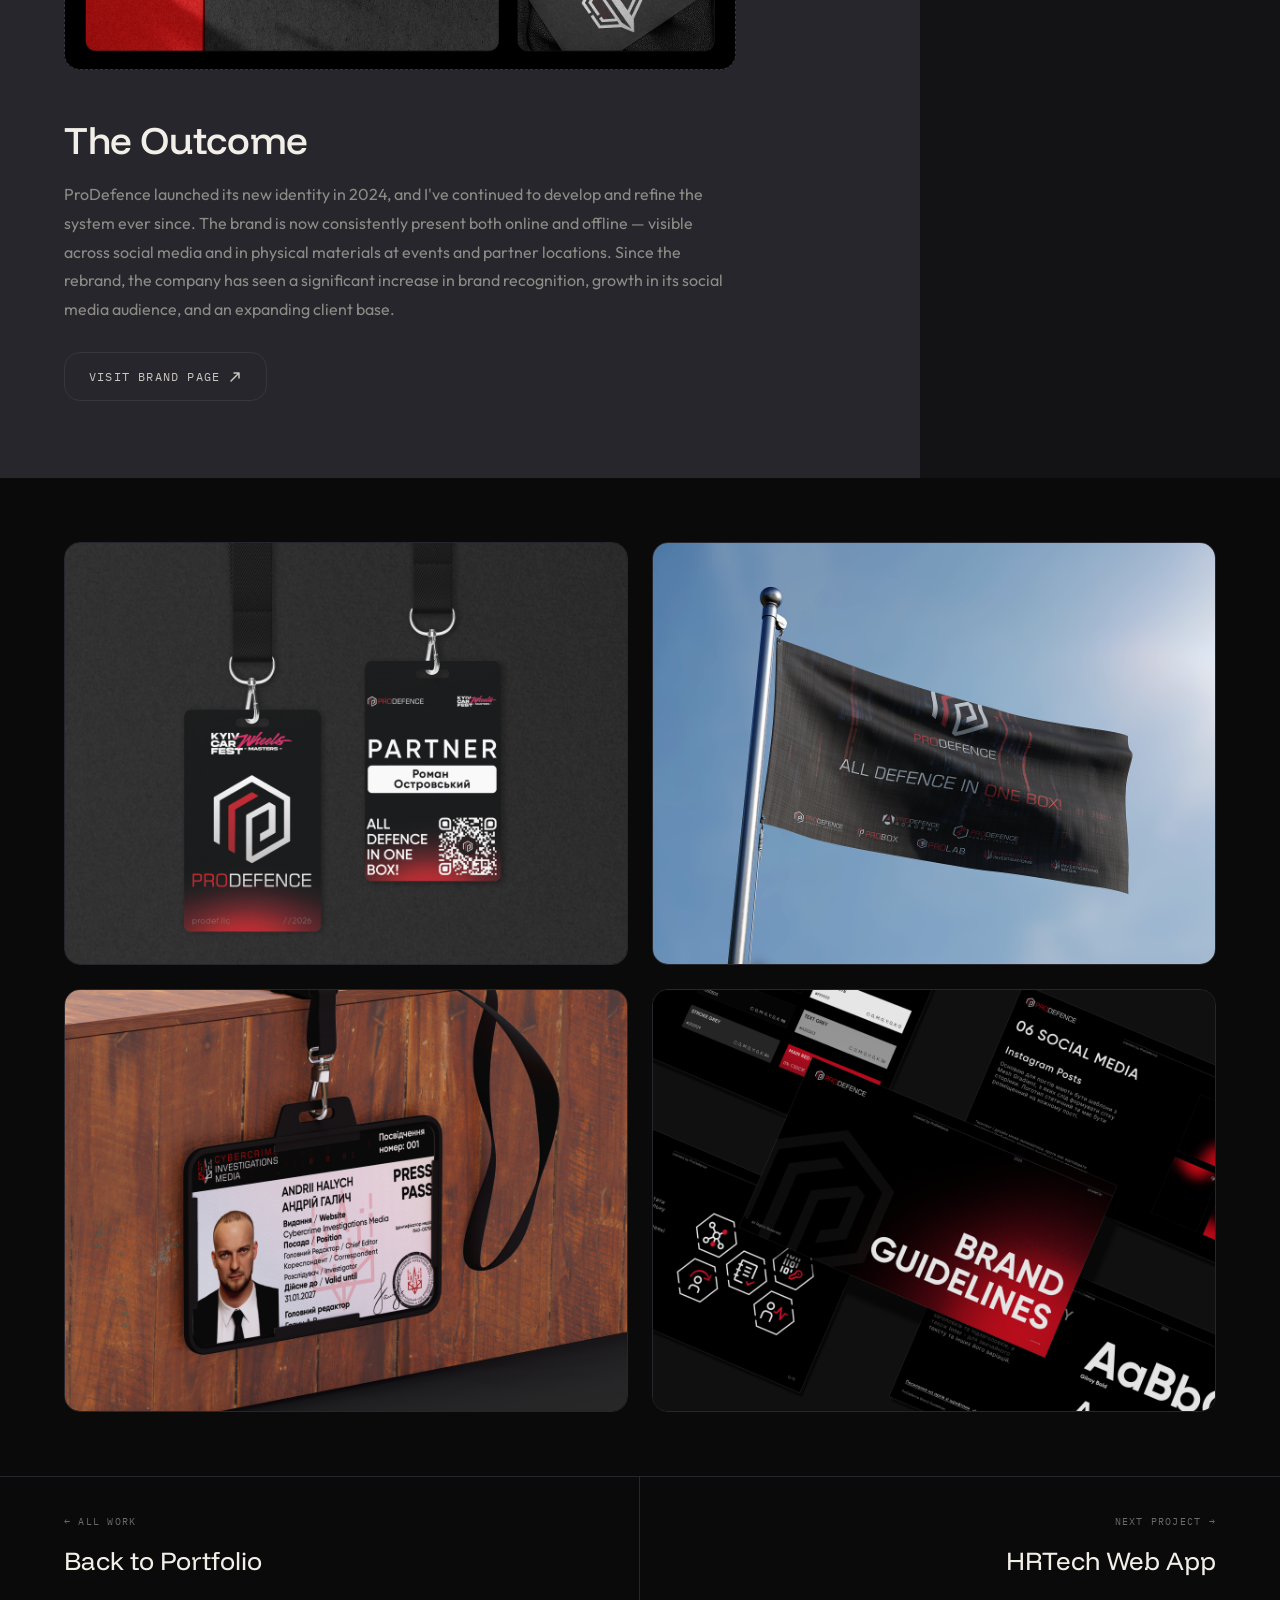
<file: case-prodefence.html>
<!DOCTYPE html>
<html lang="en">
<head>
  <meta charset="UTF-8" />
  <meta name="viewport" content="width=device-width, initial-scale=1.0" />
  <title>ProDefence — Brand Identity · DSezionov</title>
  <meta name="description" content="Brand identity case study." />
  <link rel="stylesheet" href="assets/css/style.css" />
  <link rel="icon" href="data:image/svg+xml,<svg xmlns='http://www.w3.org/2000/svg' viewBox='0 0 96 34' fill='none'><path d='M1.09167 34V0H12.3603C14.7079 0 16.9017 0.445239 18.9417 1.33572C20.9979 2.21 22.8031 3.43239 24.3574 5.00286C25.9279 6.55715 27.1503 8.36239 28.0245 10.4186C28.915 12.4586 29.3603 14.6524 29.3603 17C29.3603 19.3476 28.915 21.5495 28.0245 23.6057C27.1503 25.6457 25.9279 27.451 24.3574 29.0214C22.8031 30.5757 20.9979 31.7981 18.9417 32.6886C16.9017 33.5629 14.7079 34 12.3603 34H1.09167ZM7.01739 28.0743H12.3603C13.866 28.0743 15.2826 27.791 16.6103 27.2243C17.9541 26.6414 19.136 25.8481 20.156 24.8443C21.176 23.8243 21.9774 22.6505 22.5603 21.3229C23.1431 19.9791 23.4345 18.5381 23.4345 17C23.4345 15.4619 23.1431 14.0291 22.5603 12.7014C21.9774 11.3738 21.176 10.2 20.156 9.18001C19.136 8.16001 17.9622 7.36667 16.6345 6.80001C15.3069 6.21715 13.8822 5.92572 12.3603 5.92572H7.01739V28.0743Z' fill='%2360AB9A'/><path d='M45.5399 0L35.8173 33.6965H29.8915L39.6142 0H45.5399Z' fill='%23F2EFE8'/><path d='M41.8496 34V28.0743L61.3511 5.92572H41.8496V0H69.3411V5.92572L49.8396 28.0743H69.3411V34H41.8496Z' fill='%23F2EFE8'/><path d='M66.585 34V0H72.9965L87.3493 23.29V0H93.275V34H86.8879L72.5107 10.71V34H66.585Z' fill='%23F2EFE8'/></svg>" />
</head>
<body>

  <div class="cursor"></div>
  <div class="cursor-ring"></div>
  <div class="page-transition"></div>

  <nav class="mobile-menu">
    <a href="index.html">Home</a>
    <a href="work.html">Work</a>
    <a href="about.html">About</a>
    <a href="mailto:your@email.com">Contact</a>
  </nav>

  <header class="nav">
    <a href="index.html" class="nav-logo">
      <svg class="nav-logo-mark" height="28" viewBox="0 0 96 34" fill="none" xmlns="http://www.w3.org/2000/svg" aria-label="D/ZN">
        <path d="M1.09167 34V0H12.3603C14.7079 0 16.9017 0.445239 18.9417 1.33572C20.9979 2.21 22.8031 3.43239 24.3574 5.00286C25.9279 6.55715 27.1503 8.36239 28.0245 10.4186C28.915 12.4586 29.3603 14.6524 29.3603 17C29.3603 19.3476 28.915 21.5495 28.0245 23.6057C27.1503 25.6457 25.9279 27.451 24.3574 29.0214C22.8031 30.5757 20.9979 31.7981 18.9417 32.6886C16.9017 33.5629 14.7079 34 12.3603 34H1.09167ZM7.01739 28.0743H12.3603C13.866 28.0743 15.2826 27.791 16.6103 27.2243C17.9541 26.6414 19.136 25.8481 20.156 24.8443C21.176 23.8243 21.9774 22.6505 22.5603 21.3229C23.1431 19.9791 23.4345 18.5381 23.4345 17C23.4345 15.4619 23.1431 14.0291 22.5603 12.7014C21.9774 11.3738 21.176 10.2 20.156 9.18001C19.136 8.16001 17.9622 7.36667 16.6345 6.80001C15.3069 6.21715 13.8822 5.92572 12.3603 5.92572H7.01739V28.0743Z" fill="#60AB9A"/>
        <path d="M45.5399 0L35.8173 33.6965H29.8915L39.6142 0H45.5399Z" fill="#F2EFE8"/>
        <path d="M41.8496 34V28.0743L61.3511 5.92572H41.8496V0H69.3411V5.92572L49.8396 28.0743H69.3411V34H41.8496Z" fill="#F2EFE8"/>
        <path d="M66.585 34V0H72.9965L87.3493 23.29V0H93.275V34H86.8879L72.5107 10.71V34H66.585Z" fill="#F2EFE8"/>
      </svg>
      <span class="nav-logo-tagline">
        <span class="nav-logo-byline">Made by</span>
        <span class="nav-logo-name">Dmytro Sezionov</span>
      </span>
    </a>
    <ul class="nav-links">
      <li><a href="index.html">Home</a></li>
      <li><a href="work.html">Work</a></li>
      <li><a href="about.html">About</a></li>
    </ul>
    <a href="mailto:your@email.com" class="nav-cta">Get in touch</a>
    <div class="nav-burger"><span></span><span></span><span></span></div>
  </header>

  <main>

    <!-- ══ CASE HERO ══ -->
    <section class="case-hero">
      <div class="case-hero-meta">
        <p class="case-hero-tag" data-aos="fade-up">Brand Identity</p>
        <h1 class="case-hero-title" data-aos="fade-up" data-delay="100">
          PRODEFENCE —<br>Brand System
        </h1>
        <p class="case-hero-desc" data-aos="fade-up" data-delay="200">
          <!-- REPLACE THIS TEXT: Brief description of the project, the client, and the challenge.
               1–2 sentences, clear and confident. -->
          A full brand identity system for ProDefence — from logo and visual language through typography, colour system, social media, presentations, and print collateral, applied across the entire brand ecosystem, including its sub-projects.
        </p>
      </div>

      <div class="case-hero-details" data-aos="fade-up" data-delay="250">
        <div class="detail-item">
          <p class="detail-label">Client</p>
          <p class="detail-value">PRODEFENCE</p>
        </div>
        <div class="detail-item">
          <p class="detail-label">Year</p>
          <p class="detail-value">2024-Present</p>
        </div>
        <div class="detail-item">
          <p class="detail-label">Services</p>
          <p class="detail-value">Brand Identity, Logo Design, Brand Guidelines, Social Media Design, Presentation Design, Print Design</p>
        </div>
        <div class="detail-item">
          <p class="detail-label">Tools</p>
          <p class="detail-value">Figma, Adobe Illustrator, Adobe Photoshop, Claude, ChatGPT</p>
        </div>
      </div>
    </section>

    <!-- ══ COVER IMAGE ══ -->
    <div class="case-cover" data-aos="fade-up">
      <img src="assets/img/prodefence/cover.png" alt="Project Name brand cover">
      <!-- REPLACE: <img src="assets/img/brand-1/cover.jpg" alt="Project Name brand cover"> -->
    </div>

    <!-- ══ CASE CONTENT ══ -->
    <div style="display:grid;grid-template-columns:1fr 360px;gap:1px;background:var(--border);margin-top:3rem">
      <!-- Left: narrative -->
      <div class="case-content" data-aos="fade-up">
        <h2>The Challenge</h2>
        <p>
          <!-- REPLACE: Describe the client's situation. What problem were they trying to solve?
               What was missing, broken, or undefined about their brand? -->
          ProDefence approached me with a clear challenge: beyond a logo, the brand had no coherent visual identity system in place. Their social media presence felt disjointed and unprofessional, with posts lacking any visual consistency or polish. There were no corporate elements, no merchandise, no presentation templates — essentially no visual language to represent the brand across any touchpoint.
        </p>

        <h2>The Approach</h2>
        <p>
          <!-- REPLACE: How did you approach the problem? Research, discovery, strategy. -->
          The process began with research into the target audience and competitive landscape, paired with a deep dive into ProDefence's core service areas — comprehensive security, cybersecurity, crypto-asset recovery, and legal protection. Based on this research, I developed several branding directions before refining the concept into a system that would communicate authority, protection, and trust across every format.
        </p>

        <div class="case-placeholder-block">
          <img src="assets/img/prodefence/approach.png" alt="Project Name brand cover">
        </div>

        <h2>The Identity</h2>
        <p>
          <!-- REPLACE: Describe the final visual identity. The logo concept, colours, typography. -->
          The resulting identity is anchored by a refined logotype and mark that communicate precision and reliability. The typographic system pairs Gilroy for headlines — bold and structural — with Inter as the primary body typeface, balancing authority with readability. The colour palette centres on a striking red against a black background, with red as the dominant accent: a deliberate choice to capture the emotional intensity of security and danger, while reinforcing ProDefence's role in resolving exactly these kinds of high-stakes situations.
        </p>

        <div class="case-placeholder-block">
          <img src="assets/img/prodefence/identity.png" alt="Project Name brand cover">
        </div>

        <h2>The System</h2>
        <p>
          <!-- REPLACE: Guidelines, applications. -->
          Beyond the core identity, I built a comprehensive brand system including a full icon set, and templates for documents, presentations, and social media — all backed by a detailed brand book covering every aspect of how the identity should be applied. The system also extends into physical production: a complete merchandise line for employees, press credentials for affiliated journalists, presentation booklets for conferences, exhibition stands, and other commercial print materials. I also designed logos and visual identities for ProDefence's sub-projects, including its legal support division, journalist association, and affiliated NGOs — extending the brand system across a wide network of related initiatives.
        </p>

        <div class="case-placeholder-block">
          <img src="assets/img/prodefence/system.png" alt="Project Name brand cover">
        </div>

        <h2>The Outcome</h2>
        <p>
          <!-- REPLACE: Results. Be specific. Numbers > vague praise. -->
          ProDefence launched its new identity in 2024, and I've continued to develop and refine the system ever since. The brand is now consistently present both online and offline — visible across social media and in physical materials at events and partner locations. Since the rebrand, the company has seen a significant increase in brand recognition, growth in its social media audience, and an expanding client base.
        </p>

        <!-- REPLACE href="#" with the actual URL (website, Instagram, Behance, etc.) -->
        <a href="https://www.instagram.com/pro.defence" target="_blank" rel="noopener noreferrer" class="btn-ghost" style="display:inline-flex;align-items:center;gap:.5rem;margin-top:.5rem">
          Visit Brand Page
          <svg width="14" height="14" viewBox="0 0 14 14" fill="none" stroke="currentColor" stroke-width="1.5" stroke-linecap="round" stroke-linejoin="round">
            <path d="M3 11L11 3M11 3H6M11 3V8"/>
          </svg>
        </a>
      </div>

      <!-- Right: sticky info sidebar -->
      <div style="background:var(--surface);padding:3rem 2rem;position:relative" data-aos="fade-up" data-delay="150">
        <div style="position:sticky;top:calc(var(--nav-h) + 2rem);display:flex;flex-direction:column;gap:2rem">

          <div>
            <p style="font-family:var(--font-mono);font-size:.65rem;letter-spacing:.14em;text-transform:uppercase;color:var(--accent);margin-bottom:.75rem">// Deliverables</p>
            <ul style="list-style:none;display:flex;flex-direction:column;gap:.5rem">
              <li style="font-size:.875rem;color:var(--muted);display:flex;align-items:center;gap:.5rem">
                <span style="color:var(--accent)">✦</span> Logo & Mark
              </li>
              <li style="font-size:.875rem;color:var(--muted);display:flex;align-items:center;gap:.5rem">
                <span style="color:var(--accent)">✦</span> Colour System
              </li>
              <li style="font-size:.875rem;color:var(--muted);display:flex;align-items:center;gap:.5rem">
                <span style="color:var(--accent)">✦</span> Typography
              </li>
              <li style="font-size:.875rem;color:var(--muted);display:flex;align-items:center;gap:.5rem">
                <span style="color:var(--accent)">✦</span> Brand Guidelines
              </li>
              <li style="font-size:.875rem;color:var(--muted);display:flex;align-items:center;gap:.5rem">
                <span style="color:var(--accent)">✦</span> Social Media Brand Design
              </li>
              <li style="font-size:.875rem;color:var(--muted);display:flex;align-items:center;gap:.5rem">
                <span style="color:var(--accent)">✦</span> Presentation Design
              </li>
              <li style="font-size:.875rem;color:var(--muted);display:flex;align-items:center;gap:.5rem">
                <span style="color:var(--accent)">✦</span> Print & Merchandise
              </li>
              <li style="font-size:.875rem;color:var(--muted);display:flex;align-items:center;gap:.5rem">
                <span style="color:var(--accent)">✦</span> Sub-brand Identities
              </li>
            </ul>
          </div>

          <div>
            <p style="font-family:var(--font-mono);font-size:.65rem;letter-spacing:.14em;text-transform:uppercase;color:var(--accent);margin-bottom:.75rem">// Tags</p>
            <div class="case-tags">
              <span class="tag">Brand Identity</span>
              <span class="tag">Logo Design</span>
              <span class="tag">Typography</span>
              <span class="tag">Guidelines</span>
              <span class="tag">Social Media</span>
              <span class="tag">Presentation Design</span>
              <span class="tag">Print Design</span>
            </div>
          </div>

          <div style="padding:1.25rem;border:1px solid var(--border);border-radius:var(--r-md)">
            <p style="font-size:.875rem;color:var(--muted);line-height:1.7;margin-bottom:1rem">
              Like what you see? Let's work together.
            </p>
            <a href="mailto:ymailto:dmitry.sezionov@gmail.com" class="btn-primary" style="width:100%;justify-content:center">
              Get in Touch
            </a>
          </div>

        </div>
      </div>
    </div>

    <!-- ══ IMAGE GALLERY ══ -->
    <div class="case-images-grid">
      <div class="case-img-item">
        <img src="assets/img/prodefence/img1.png" alt="Project Name brand cover">
      </div>
      <div class="case-img-item">
        <img src="assets/img/prodefence/img2.png" alt="Project Name brand cover">
      </div>
      <div class="case-img-item">
        <img src="assets/img/prodefence/img3.png" alt="Project Name brand cover">
      </div>
      <div class="case-img-item">
        <img src="assets/img/prodefence/img4.png" alt="Project Name brand cover">
      </div>
    </div>

    <!-- ══ CASE NAVIGATION ══ -->
    <nav class="case-nav">
      <a href="work.html" class="case-nav-item" style="align-items:flex-start">
        <span class="case-nav-dir">← All Work</span>
        <span class="case-nav-name">Back to Portfolio</span>
      </a>
      <a href="case-hrtech.html" class="case-nav-item" style="align-items:flex-end;text-align:right">
        <span class="case-nav-dir">Next Project →</span>
        <span class="case-nav-name">HRTech Web App</span>
      </a>
    </nav>

  </main>

  <script src="assets/js/main.js"></script>
</body>
</html>
</file>
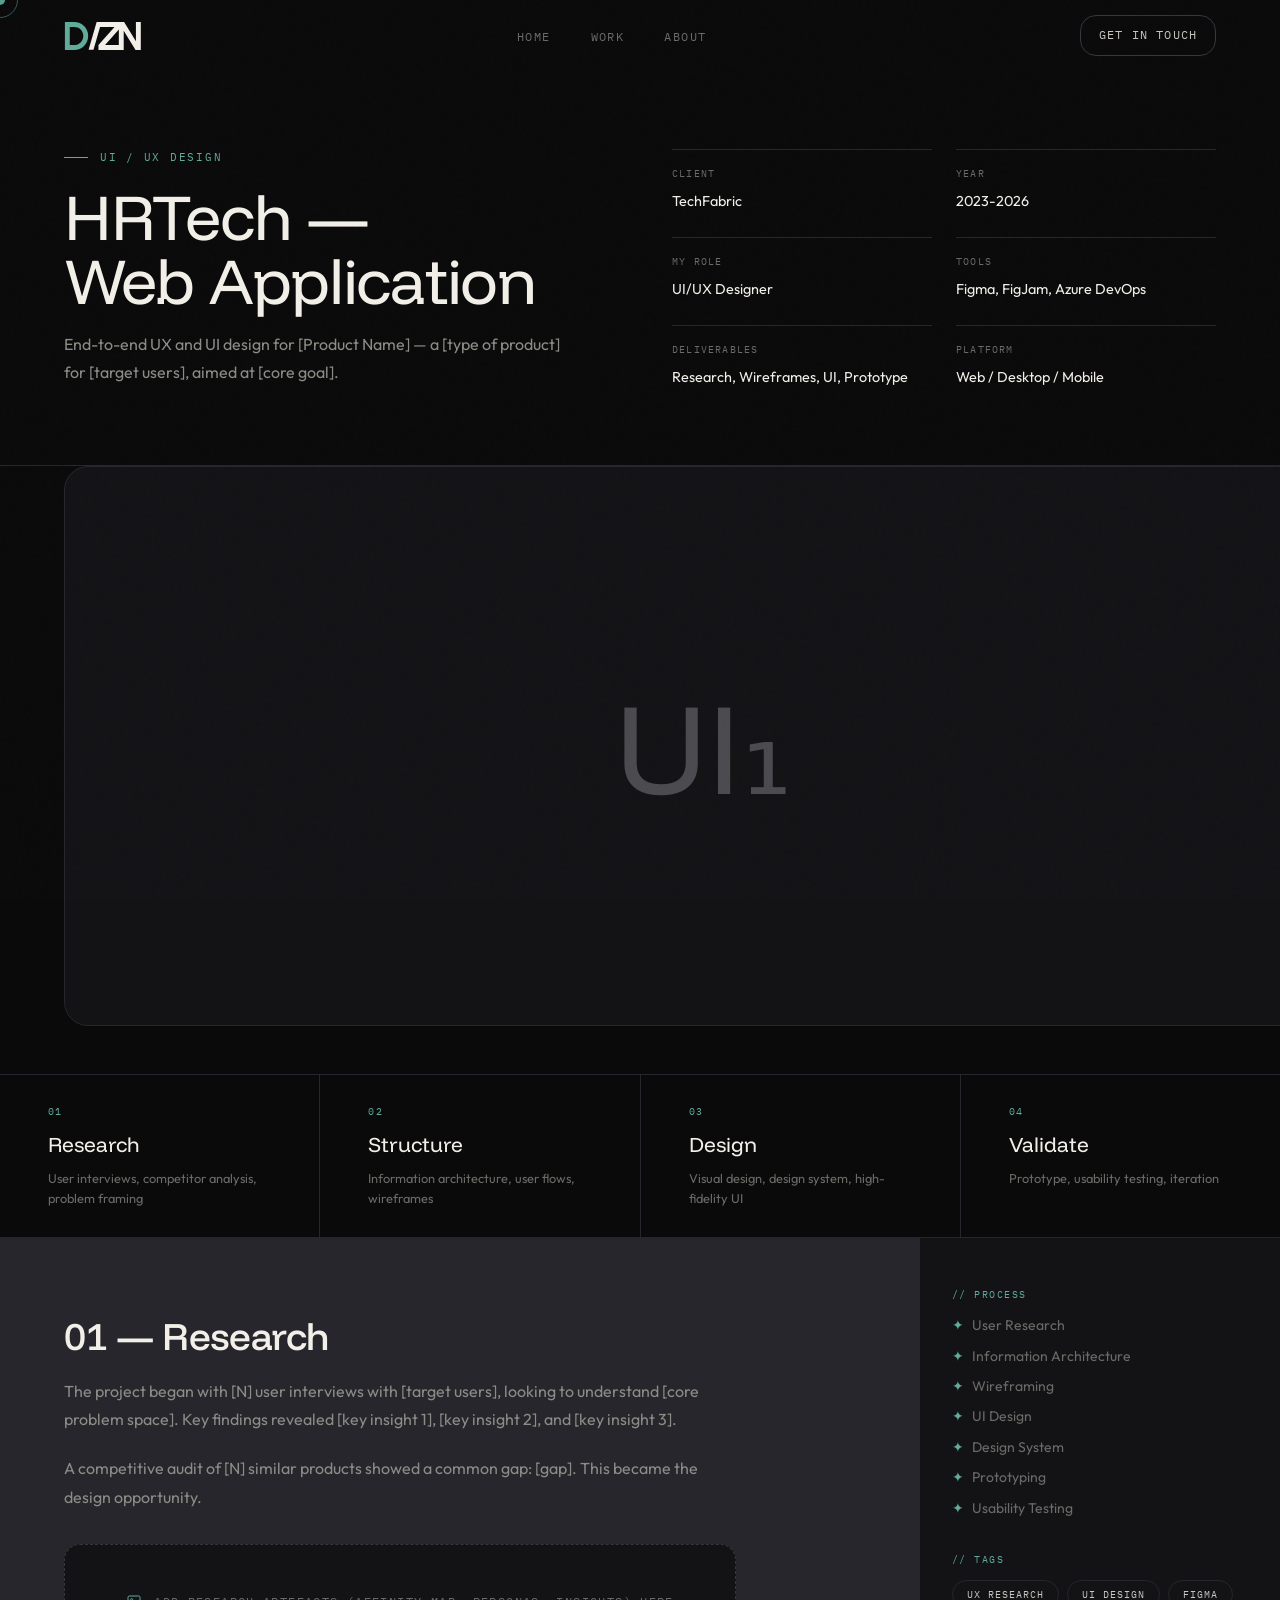
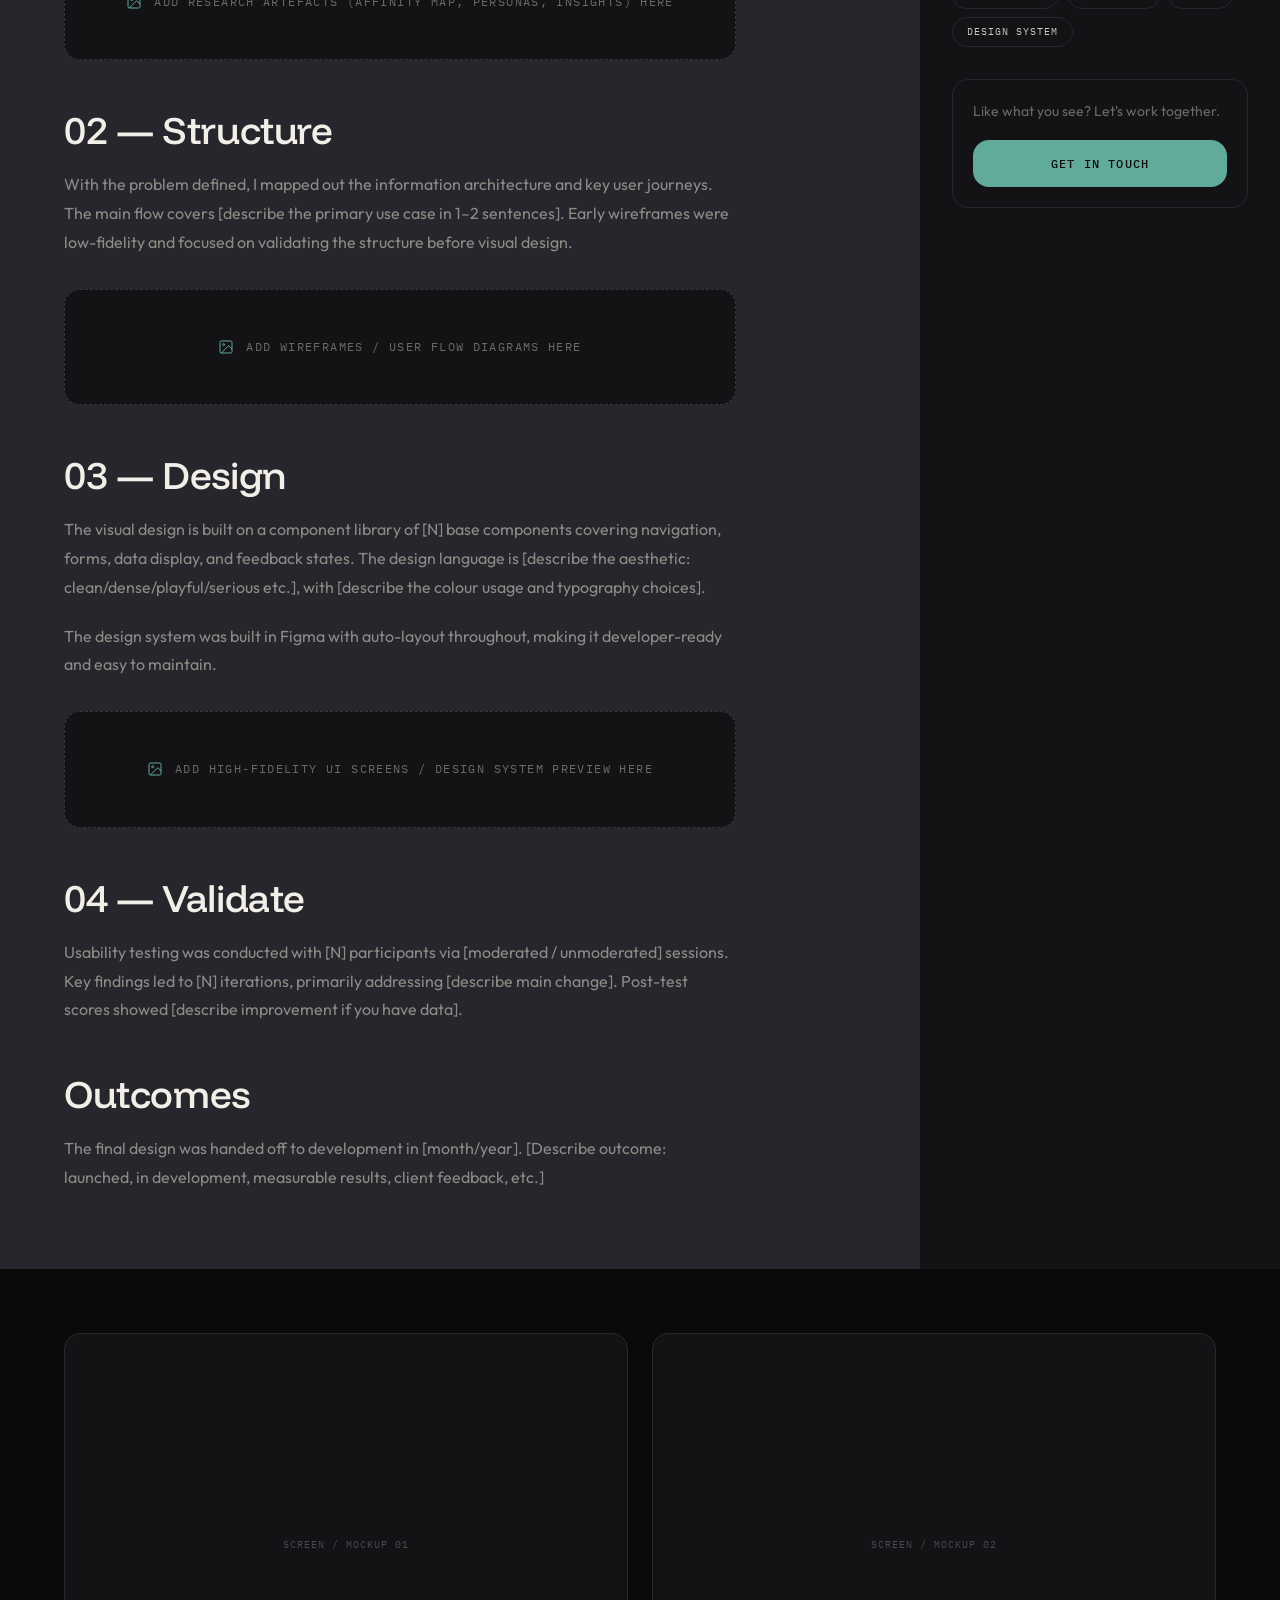
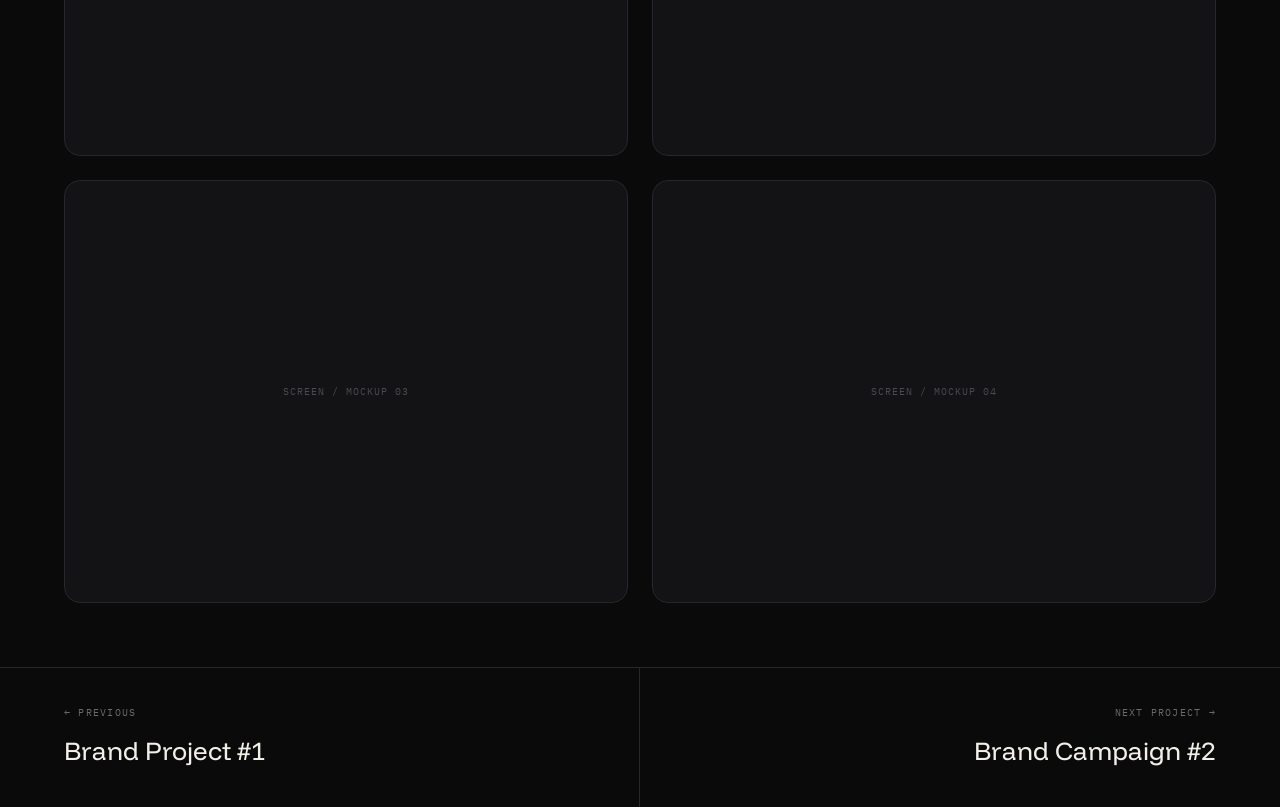
<file: case-uiux-1.html>
<!DOCTYPE html>
<html lang="en">
<head>
  <meta charset="UTF-8" />
  <meta name="viewport" content="width=device-width, initial-scale=1.0" />
  <title>HRTech Web App — UI/UX Design · DSezionov</title>
  <meta name="description" content="UI/UX design case study." />
  <link rel="stylesheet" href="assets/css/style.css" />
  <link rel="icon" href="data:image/svg+xml,<svg xmlns='http://www.w3.org/2000/svg' viewBox='0 0 96 34' fill='none'><path d='M1.09167 34V0H12.3603C14.7079 0 16.9017 0.445239 18.9417 1.33572C20.9979 2.21 22.8031 3.43239 24.3574 5.00286C25.9279 6.55715 27.1503 8.36239 28.0245 10.4186C28.915 12.4586 29.3603 14.6524 29.3603 17C29.3603 19.3476 28.915 21.5495 28.0245 23.6057C27.1503 25.6457 25.9279 27.451 24.3574 29.0214C22.8031 30.5757 20.9979 31.7981 18.9417 32.6886C16.9017 33.5629 14.7079 34 12.3603 34H1.09167ZM7.01739 28.0743H12.3603C13.866 28.0743 15.2826 27.791 16.6103 27.2243C17.9541 26.6414 19.136 25.8481 20.156 24.8443C21.176 23.8243 21.9774 22.6505 22.5603 21.3229C23.1431 19.9791 23.4345 18.5381 23.4345 17C23.4345 15.4619 23.1431 14.0291 22.5603 12.7014C21.9774 11.3738 21.176 10.2 20.156 9.18001C19.136 8.16001 17.9622 7.36667 16.6345 6.80001C15.3069 6.21715 13.8822 5.92572 12.3603 5.92572H7.01739V28.0743Z' fill='%2360AB9A'/><path d='M45.5399 0L35.8173 33.6965H29.8915L39.6142 0H45.5399Z' fill='%23F2EFE8'/><path d='M41.8496 34V28.0743L61.3511 5.92572H41.8496V0H69.3411V5.92572L49.8396 28.0743H69.3411V34H41.8496Z' fill='%23F2EFE8'/><path d='M66.585 34V0H72.9965L87.3493 23.29V0H93.275V34H86.8879L72.5107 10.71V34H66.585Z' fill='%23F2EFE8'/></svg>" />
</head>
<body>

  <div class="cursor"></div>
  <div class="cursor-ring"></div>
  <div class="page-transition"></div>

  <nav class="mobile-menu">
    <a href="index.html">Home</a>
    <a href="work.html">Work</a>
    <a href="about.html">About</a>
    <a href="mailto:your@email.com">Contact</a>
  </nav>

  <header class="nav">
    <a href="index.html" class="nav-logo">
      <svg class="nav-logo-mark" height="28" viewBox="0 0 96 34" fill="none" xmlns="http://www.w3.org/2000/svg" aria-label="D/ZN">
        <path d="M1.09167 34V0H12.3603C14.7079 0 16.9017 0.445239 18.9417 1.33572C20.9979 2.21 22.8031 3.43239 24.3574 5.00286C25.9279 6.55715 27.1503 8.36239 28.0245 10.4186C28.915 12.4586 29.3603 14.6524 29.3603 17C29.3603 19.3476 28.915 21.5495 28.0245 23.6057C27.1503 25.6457 25.9279 27.451 24.3574 29.0214C22.8031 30.5757 20.9979 31.7981 18.9417 32.6886C16.9017 33.5629 14.7079 34 12.3603 34H1.09167ZM7.01739 28.0743H12.3603C13.866 28.0743 15.2826 27.791 16.6103 27.2243C17.9541 26.6414 19.136 25.8481 20.156 24.8443C21.176 23.8243 21.9774 22.6505 22.5603 21.3229C23.1431 19.9791 23.4345 18.5381 23.4345 17C23.4345 15.4619 23.1431 14.0291 22.5603 12.7014C21.9774 11.3738 21.176 10.2 20.156 9.18001C19.136 8.16001 17.9622 7.36667 16.6345 6.80001C15.3069 6.21715 13.8822 5.92572 12.3603 5.92572H7.01739V28.0743Z" fill="#60AB9A"/>
        <path d="M45.5399 0L35.8173 33.6965H29.8915L39.6142 0H45.5399Z" fill="#F2EFE8"/>
        <path d="M41.8496 34V28.0743L61.3511 5.92572H41.8496V0H69.3411V5.92572L49.8396 28.0743H69.3411V34H41.8496Z" fill="#F2EFE8"/>
        <path d="M66.585 34V0H72.9965L87.3493 23.29V0H93.275V34H86.8879L72.5107 10.71V34H66.585Z" fill="#F2EFE8"/>
      </svg>
      <span class="nav-logo-tagline">
        <span class="nav-logo-byline">Made by</span>
        <span class="nav-logo-name">Dmytro Sezionov</span>
      </span>
    </a>
    <ul class="nav-links">
      <li><a href="index.html">Home</a></li>
      <li><a href="work.html">Work</a></li>
      <li><a href="about.html">About</a></li>
    </ul>
    <a href="mailto:your@email.com" class="nav-cta">Get in touch</a>
    <div class="nav-burger"><span></span><span></span><span></span></div>
  </header>

  <main>

    <!-- ══ CASE HERO ══ -->
    <section class="case-hero">
      <div class="case-hero-meta">
        <p class="case-hero-tag" data-aos="fade-up">UI / UX Design</p>
        <h1 class="case-hero-title" data-aos="fade-up" data-delay="100">
          HRTech —<br>Web Application
        </h1>
        <p class="case-hero-desc" data-aos="fade-up" data-delay="200">
          <!-- REPLACE: Short, punchy description of the project. What was designed? For whom? -->
          End-to-end UX and UI design for [Product Name] — a [type of product]
          for [target users], aimed at [core goal].
        </p>
      </div>

      <div class="case-hero-details" data-aos="fade-up" data-delay="250">
        <div class="detail-item">
          <p class="detail-label">Client</p>
          <p class="detail-value">TechFabric</p>
        </div>
        <div class="detail-item">
          <p class="detail-label">Year</p>
          <p class="detail-value">2023-2026</p>
        </div>
        <div class="detail-item">
          <p class="detail-label">My Role</p>
          <p class="detail-value">UI/UX Designer</p>
        </div>
        <div class="detail-item">
          <p class="detail-label">Tools</p>
          <p class="detail-value">Figma, FigJam, Azure DevOps</p>
        </div>
        <div class="detail-item">
          <p class="detail-label">Deliverables</p>
          <p class="detail-value">Research, Wireframes, UI, Prototype</p>
        </div>
        <div class="detail-item">
          <p class="detail-label">Platform</p>
          <p class="detail-value">Web / Desktop / Mobile</p>
        </div>
      </div>
    </section>

    <!-- ══ COVER IMAGE ══ -->
    <div class="case-cover" data-aos="fade-up">
      <div class="case-cover-placeholder">UI₁</div>
      <!-- REPLACE: <img src="assets/img/uiux-1/cover.jpg" alt="Product Name UI cover"> -->
    </div>

    <!-- ══ PROCESS STRIP ══ -->
    <div style="display:grid;grid-template-columns:repeat(4,1fr);gap:1px;background:var(--border);border-top:1px solid var(--border);border-bottom:1px solid var(--border);margin:3rem 0 0" data-aos="fade-up">
      <div style="background:var(--bg);padding:1.75rem clamp(1.5rem,4vw,3rem)">
        <p style="font-family:var(--font-mono);font-size:.65rem;letter-spacing:.14em;text-transform:uppercase;color:var(--accent);margin-bottom:.5rem">01</p>
        <p style="font-family:var(--font-display);font-size:1.3rem;font-weight:400">Research</p>
        <p style="font-size:.8rem;color:var(--muted);margin-top:.4rem">User interviews, competitor analysis, problem framing</p>
      </div>
      <div style="background:var(--bg);padding:1.75rem clamp(1.5rem,4vw,3rem)">
        <p style="font-family:var(--font-mono);font-size:.65rem;letter-spacing:.14em;text-transform:uppercase;color:var(--accent);margin-bottom:.5rem">02</p>
        <p style="font-family:var(--font-display);font-size:1.3rem;font-weight:400">Structure</p>
        <p style="font-size:.8rem;color:var(--muted);margin-top:.4rem">Information architecture, user flows, wireframes</p>
      </div>
      <div style="background:var(--bg);padding:1.75rem clamp(1.5rem,4vw,3rem)">
        <p style="font-family:var(--font-mono);font-size:.65rem;letter-spacing:.14em;text-transform:uppercase;color:var(--accent);margin-bottom:.5rem">03</p>
        <p style="font-family:var(--font-display);font-size:1.3rem;font-weight:400">Design</p>
        <p style="font-size:.8rem;color:var(--muted);margin-top:.4rem">Visual design, design system, high-fidelity UI</p>
      </div>
      <div style="background:var(--bg);padding:1.75rem clamp(1.5rem,4vw,3rem)">
        <p style="font-family:var(--font-mono);font-size:.65rem;letter-spacing:.14em;text-transform:uppercase;color:var(--accent);margin-bottom:.5rem">04</p>
        <p style="font-family:var(--font-display);font-size:1.3rem;font-weight:400">Validate</p>
        <p style="font-size:.8rem;color:var(--muted);margin-top:.4rem">Prototype, usability testing, iteration</p>
      </div>
    </div>

    <!-- ══ CASE CONTENT ══ -->
    <div style="display:grid;grid-template-columns:1fr 360px;gap:1px;background:var(--border)">
      <!-- Left: narrative -->
      <div class="case-content" data-aos="fade-up">

        <h2>01 — Research</h2>
        <p>
          <!-- REPLACE: Describe the research phase. What questions were you trying to answer?
               Who did you talk to? What did you find? -->
          The project began with [N] user interviews with [target users], looking to understand
          [core problem space]. Key findings revealed [key insight 1], [key insight 2],
          and [key insight 3].
        </p>
        <p>
          A competitive audit of [N] similar products showed a common gap: [gap].
          This became the design opportunity.
        </p>

        <div class="case-placeholder-block">
          <svg viewBox="0 0 24 24" fill="none" stroke="currentColor" stroke-width="1.5">
            <rect x="3" y="3" width="18" height="18" rx="2"/>
            <circle cx="8.5" cy="8.5" r="1.5"/>
            <path d="M21 15l-5-5L5 21"/>
          </svg>
          Add research artefacts (affinity map, personas, insights) here
        </div>

        <h2>02 — Structure</h2>
        <p>
          <!-- REPLACE: Describe IA and user flows. -->
          With the problem defined, I mapped out the information architecture and key user journeys.
          The main flow covers [describe the primary use case in 1–2 sentences].
          Early wireframes were low-fidelity and focused on validating the structure before visual design.
        </p>

        <div class="case-placeholder-block">
          <svg viewBox="0 0 24 24" fill="none" stroke="currentColor" stroke-width="1.5">
            <rect x="3" y="3" width="18" height="18" rx="2"/>
            <circle cx="8.5" cy="8.5" r="1.5"/>
            <path d="M21 15l-5-5L5 21"/>
          </svg>
          Add wireframes / user flow diagrams here
        </div>

        <h2>03 — Design</h2>
        <p>
          <!-- REPLACE: Describe the visual design decisions. Design system, key screens, patterns. -->
          The visual design is built on a component library of [N] base components covering
          navigation, forms, data display, and feedback states. The design language is [describe
          the aesthetic: clean/dense/playful/serious etc.], with [describe the colour usage
          and typography choices].
        </p>
        <p>
          The design system was built in Figma with auto-layout throughout, making it
          developer-ready and easy to maintain.
        </p>

        <div class="case-placeholder-block">
          <svg viewBox="0 0 24 24" fill="none" stroke="currentColor" stroke-width="1.5">
            <rect x="3" y="3" width="18" height="18" rx="2"/>
            <circle cx="8.5" cy="8.5" r="1.5"/>
            <path d="M21 15l-5-5L5 21"/>
          </svg>
          Add high-fidelity UI screens / design system preview here
        </div>

        <h2>04 — Validate</h2>
        <p>
          <!-- REPLACE: Testing and results. -->
          Usability testing was conducted with [N] participants via [moderated / unmoderated]
          sessions. Key findings led to [N] iterations, primarily addressing [describe main change].
          Post-test scores showed [describe improvement if you have data].
        </p>

        <h2>Outcomes</h2>
        <p>
          <!-- REPLACE: What happened after launch / handoff? -->
          The final design was handed off to development in [month/year]. [Describe outcome:
          launched, in development, measurable results, client feedback, etc.]
        </p>
      </div>

      <!-- Right: sticky info sidebar -->
      <div style="background:var(--surface);padding:3rem 2rem;position:relative" data-aos="fade-up" data-delay="150">
        <div style="position:sticky;top:calc(var(--nav-h) + 2rem);display:flex;flex-direction:column;gap:2rem">

          <div>
            <p style="font-family:var(--font-mono);font-size:.65rem;letter-spacing:.14em;text-transform:uppercase;color:var(--accent);margin-bottom:.75rem">// Process</p>
            <ul style="list-style:none;display:flex;flex-direction:column;gap:.5rem">
              <li style="font-size:.875rem;color:var(--muted);display:flex;align-items:center;gap:.5rem"><span style="color:var(--accent)">✦</span> User Research</li>
              <li style="font-size:.875rem;color:var(--muted);display:flex;align-items:center;gap:.5rem"><span style="color:var(--accent)">✦</span> Information Architecture</li>
              <li style="font-size:.875rem;color:var(--muted);display:flex;align-items:center;gap:.5rem"><span style="color:var(--accent)">✦</span> Wireframing</li>
              <li style="font-size:.875rem;color:var(--muted);display:flex;align-items:center;gap:.5rem"><span style="color:var(--accent)">✦</span> UI Design</li>
              <li style="font-size:.875rem;color:var(--muted);display:flex;align-items:center;gap:.5rem"><span style="color:var(--accent)">✦</span> Design System</li>
              <li style="font-size:.875rem;color:var(--muted);display:flex;align-items:center;gap:.5rem"><span style="color:var(--accent)">✦</span> Prototyping</li>
              <li style="font-size:.875rem;color:var(--muted);display:flex;align-items:center;gap:.5rem"><span style="color:var(--accent)">✦</span> Usability Testing</li>
            </ul>
          </div>

          <div>
            <p style="font-family:var(--font-mono);font-size:.65rem;letter-spacing:.14em;text-transform:uppercase;color:var(--accent);margin-bottom:.75rem">// Tags</p>
            <div class="case-tags">
              <span class="tag">UX Research</span>
              <span class="tag">UI Design</span>
              <span class="tag">Figma</span>
              <span class="tag">Design System</span>
            </div>
          </div>

          <div style="padding:1.25rem;border:1px solid var(--border);border-radius:var(--r-md)">
            <p style="font-size:.875rem;color:var(--muted);line-height:1.7;margin-bottom:1rem">
              Like what you see? Let's work together.
            </p>
            <a href="mailto:your@email.com" class="btn-primary" style="width:100%;justify-content:center">
              Get in Touch
            </a>
          </div>

        </div>
      </div>
    </div>

    <!-- ══ IMAGE GALLERY ══ -->
    <div class="case-images-grid">
      <div class="case-img-item">Screen / Mockup 01</div>
      <div class="case-img-item">Screen / Mockup 02</div>
      <div class="case-img-item">Screen / Mockup 03</div>
      <div class="case-img-item">Screen / Mockup 04</div>
    </div>

    <!-- ══ CASE NAVIGATION ══ -->
    <nav class="case-nav">
      <a href="case-brand-1.html" class="case-nav-item" style="align-items:flex-start">
        <span class="case-nav-dir">← Previous</span>
        <span class="case-nav-name">Brand Project #1</span>
      </a>
      <a href="case-brand-2.html" class="case-nav-item" style="align-items:flex-end;text-align:right">
        <span class="case-nav-dir">Next Project →</span>
        <span class="case-nav-name">Brand Campaign #2</span>
      </a>
    </nav>

  </main>

  <script src="assets/js/main.js"></script>
</body>
</html>
</file>
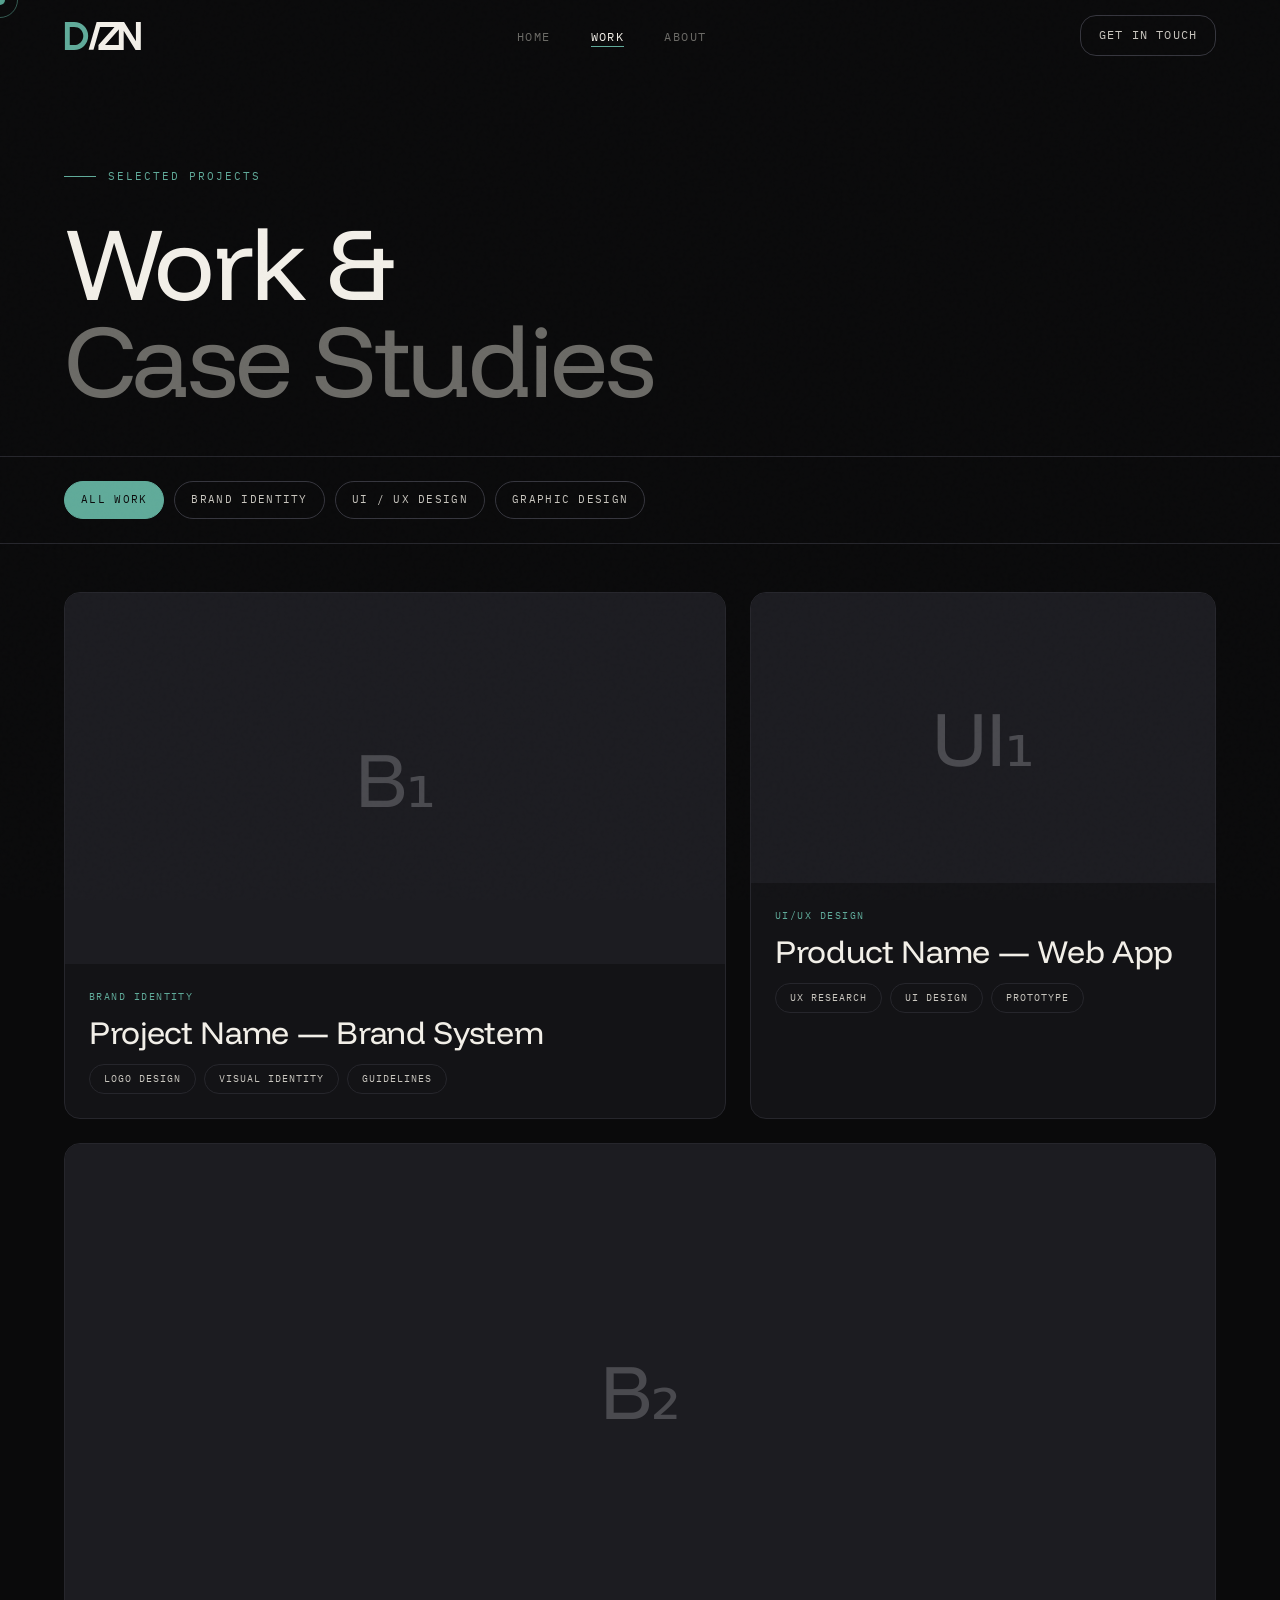
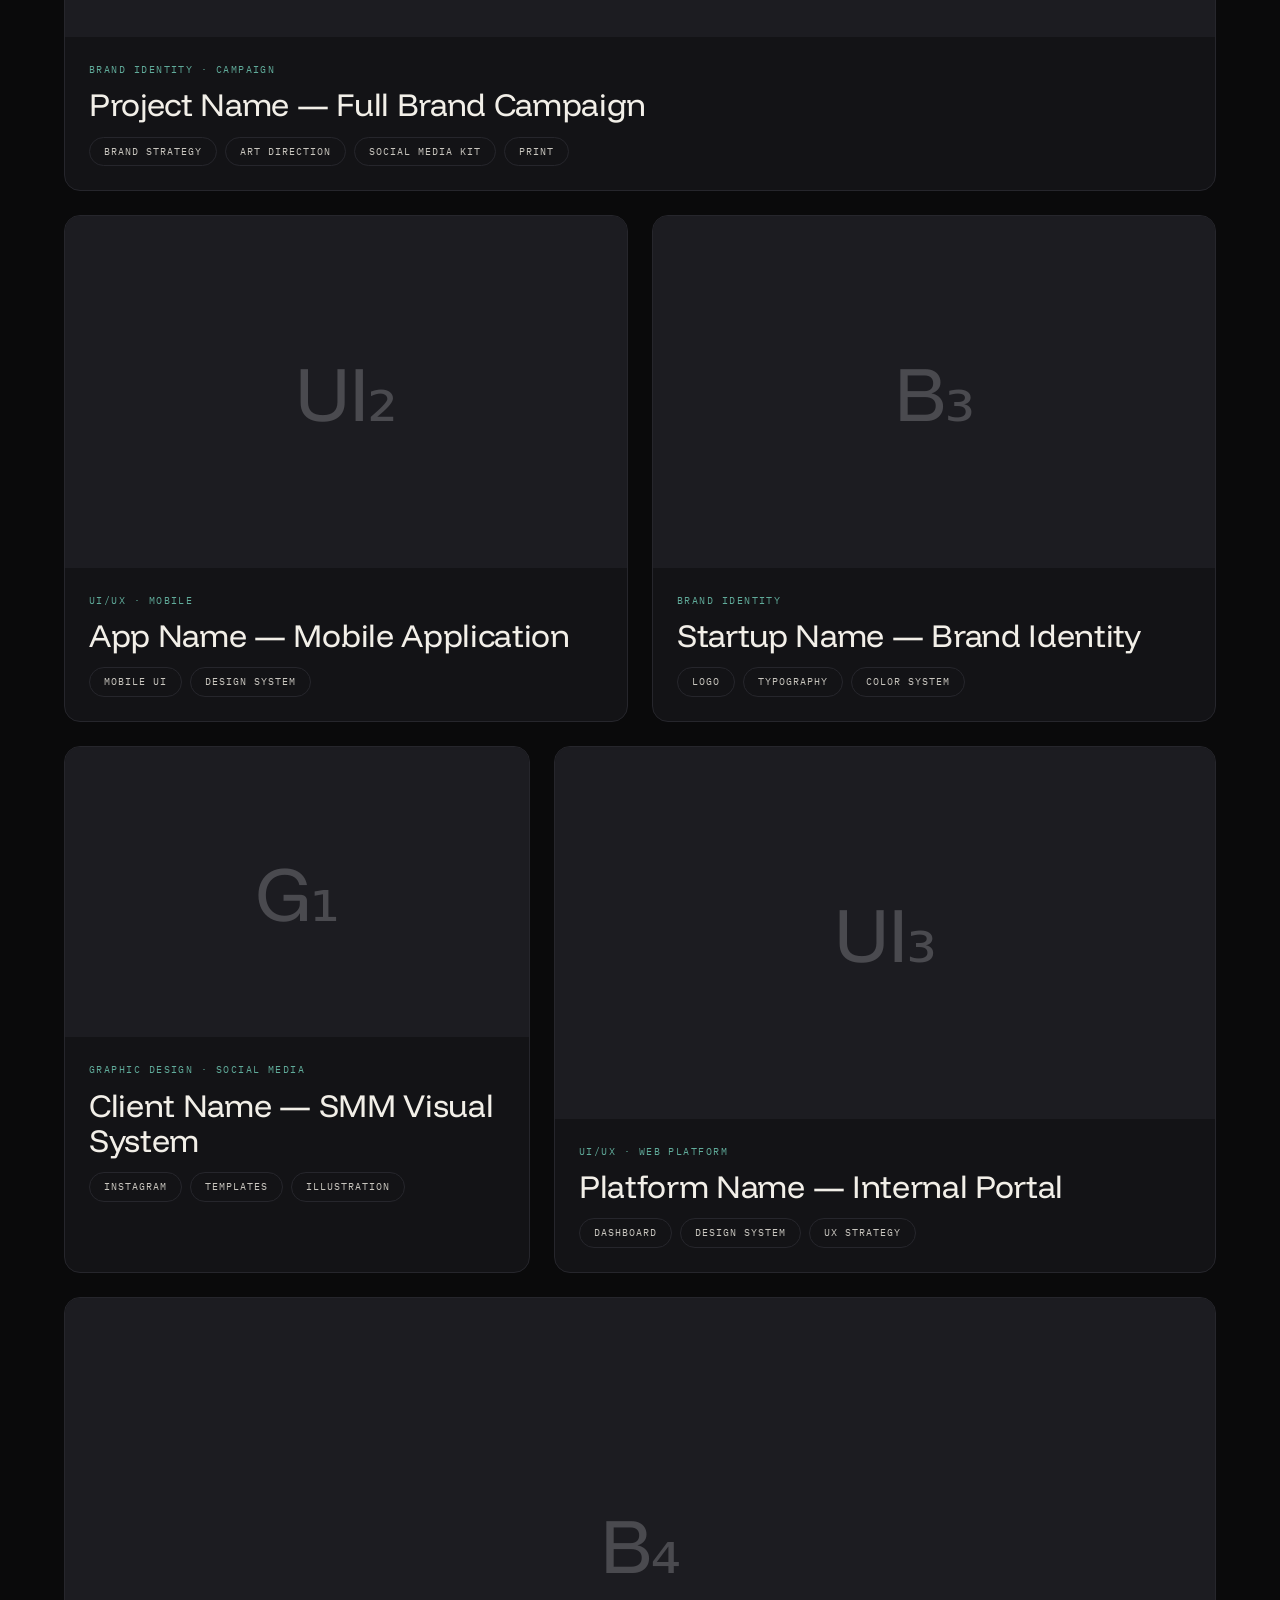
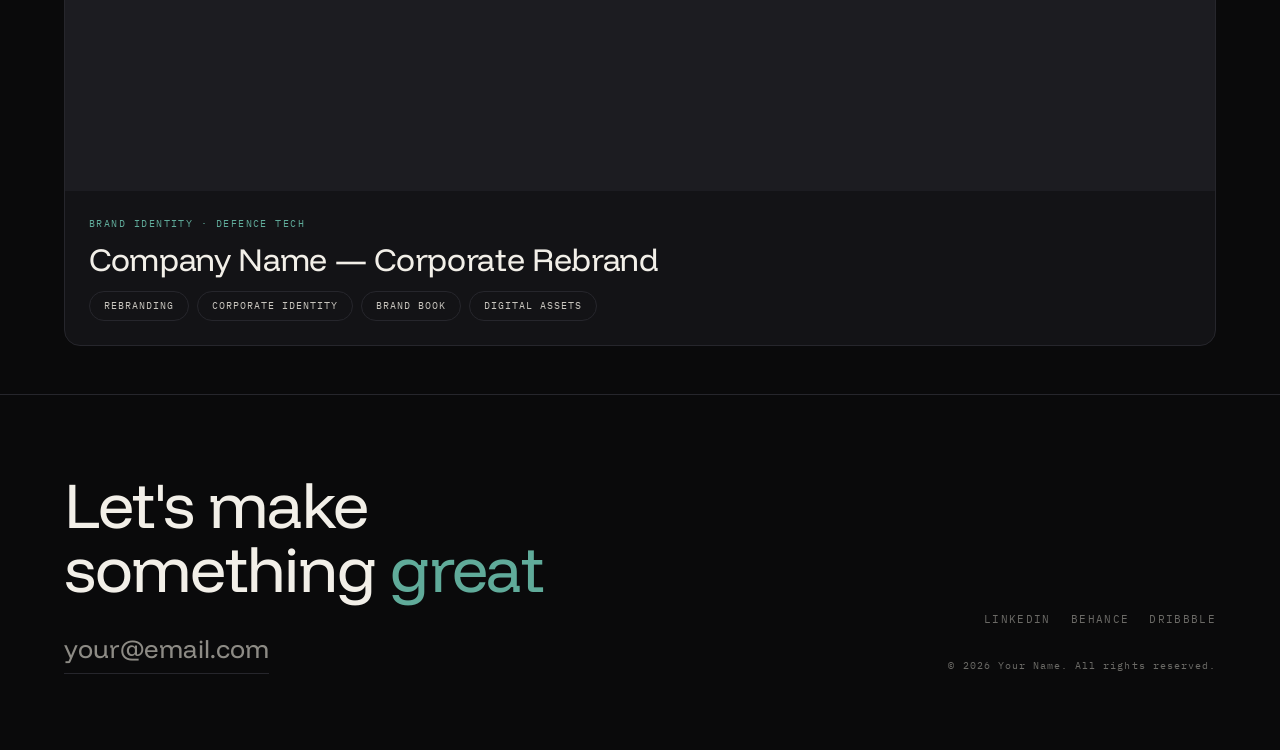
<file: work.html>
<!DOCTYPE html>
<html lang="en">
<head>
  <meta charset="UTF-8" />
  <meta name="viewport" content="width=device-width, initial-scale=1.0" />
  <title>Work — Your Name</title>
  <meta name="description" content="Selected brand identity and UI/UX design projects." />
  <link rel="stylesheet" href="assets/css/style.css" />
  <link rel="icon" href="data:image/svg+xml,<svg xmlns='http://www.w3.org/2000/svg' viewBox='0 0 96 34' fill='none'><path d='M1.09167 34V0H12.3603C14.7079 0 16.9017 0.445239 18.9417 1.33572C20.9979 2.21 22.8031 3.43239 24.3574 5.00286C25.9279 6.55715 27.1503 8.36239 28.0245 10.4186C28.915 12.4586 29.3603 14.6524 29.3603 17C29.3603 19.3476 28.915 21.5495 28.0245 23.6057C27.1503 25.6457 25.9279 27.451 24.3574 29.0214C22.8031 30.5757 20.9979 31.7981 18.9417 32.6886C16.9017 33.5629 14.7079 34 12.3603 34H1.09167ZM7.01739 28.0743H12.3603C13.866 28.0743 15.2826 27.791 16.6103 27.2243C17.9541 26.6414 19.136 25.8481 20.156 24.8443C21.176 23.8243 21.9774 22.6505 22.5603 21.3229C23.1431 19.9791 23.4345 18.5381 23.4345 17C23.4345 15.4619 23.1431 14.0291 22.5603 12.7014C21.9774 11.3738 21.176 10.2 20.156 9.18001C19.136 8.16001 17.9622 7.36667 16.6345 6.80001C15.3069 6.21715 13.8822 5.92572 12.3603 5.92572H7.01739V28.0743Z' fill='%2360AB9A'/><path d='M45.5399 0L35.8173 33.6965H29.8915L39.6142 0H45.5399Z' fill='%23F2EFE8'/><path d='M41.8496 34V28.0743L61.3511 5.92572H41.8496V0H69.3411V5.92572L49.8396 28.0743H69.3411V34H41.8496Z' fill='%23F2EFE8'/><path d='M66.585 34V0H72.9965L87.3493 23.29V0H93.275V34H86.8879L72.5107 10.71V34H66.585Z' fill='%23F2EFE8'/></svg>" />
</head>
<body>

  <div class="cursor"></div>
  <div class="cursor-ring"></div>
  <div class="page-transition"></div>

  <nav class="mobile-menu">
    <a href="index.html">Home</a>
    <a href="work.html">Work</a>
    <a href="about.html">About</a>
    <a href="mailto:your@email.com">Contact</a>
  </nav>

  <header class="nav">
    <a href="index.html" class="nav-logo">
      <svg class="nav-logo-mark" height="28" viewBox="0 0 96 34" fill="none" xmlns="http://www.w3.org/2000/svg" aria-label="D/ZN">
        <path d="M1.09167 34V0H12.3603C14.7079 0 16.9017 0.445239 18.9417 1.33572C20.9979 2.21 22.8031 3.43239 24.3574 5.00286C25.9279 6.55715 27.1503 8.36239 28.0245 10.4186C28.915 12.4586 29.3603 14.6524 29.3603 17C29.3603 19.3476 28.915 21.5495 28.0245 23.6057C27.1503 25.6457 25.9279 27.451 24.3574 29.0214C22.8031 30.5757 20.9979 31.7981 18.9417 32.6886C16.9017 33.5629 14.7079 34 12.3603 34H1.09167ZM7.01739 28.0743H12.3603C13.866 28.0743 15.2826 27.791 16.6103 27.2243C17.9541 26.6414 19.136 25.8481 20.156 24.8443C21.176 23.8243 21.9774 22.6505 22.5603 21.3229C23.1431 19.9791 23.4345 18.5381 23.4345 17C23.4345 15.4619 23.1431 14.0291 22.5603 12.7014C21.9774 11.3738 21.176 10.2 20.156 9.18001C19.136 8.16001 17.9622 7.36667 16.6345 6.80001C15.3069 6.21715 13.8822 5.92572 12.3603 5.92572H7.01739V28.0743Z" fill="#60AB9A"/>
        <path d="M45.5399 0L35.8173 33.6965H29.8915L39.6142 0H45.5399Z" fill="#F2EFE8"/>
        <path d="M41.8496 34V28.0743L61.3511 5.92572H41.8496V0H69.3411V5.92572L49.8396 28.0743H69.3411V34H41.8496Z" fill="#F2EFE8"/>
        <path d="M66.585 34V0H72.9965L87.3493 23.29V0H93.275V34H86.8879L72.5107 10.71V34H66.585Z" fill="#F2EFE8"/>
      </svg>
      <span class="nav-logo-tagline">
        <span class="nav-logo-byline">Made by</span>
        <span class="nav-logo-name">Dmytro Sezionov</span>
      </span>
    </a>
    <ul class="nav-links">
      <li><a href="index.html">Home</a></li>
      <li><a href="work.html">Work</a></li>
      <li><a href="about.html">About</a></li>
    </ul>
    <a href="mailto:your@email.com" class="nav-cta">Get in touch</a>
    <div class="nav-burger"><span></span><span></span><span></span></div>
  </header>

  <main>

    <!-- ══ PAGE HERO ══ -->
    <section class="page-hero">
      <p class="page-hero-tag" data-aos="fade-up">Selected Projects</p>
      <h1 class="page-hero-title" data-aos="fade-up" data-delay="100">
        Work &<br><em>Case Studies</em>
      </h1>
    </section>

    <!-- ══ FILTER ══ -->
    <div class="filter-bar" data-aos="fade-up">
      <button class="filter-btn active" data-filter="all">All Work</button>
      <button class="filter-btn" data-filter="brand">Brand Identity</button>
      <button class="filter-btn" data-filter="uiux">UI / UX Design</button>
      <button class="filter-btn" data-filter="graphic">Graphic Design</button>
    </div>

    <!-- ══ WORK GRID ══ -->
    <section class="work-section">
      <div class="work-grid">

        <!-- ── Brand 1 ── -->
        <a href="case-brand-1.html" class="case-card case-card--large" data-aos="fade-up" data-cat="brand">
          <div class="case-thumb">
            <div class="case-thumb-placeholder">B₁</div>
            <div class="case-thumb-overlay"><div class="case-thumb-overlay-icon">
              <svg width="16" height="16" viewBox="0 0 16 16" fill="none" stroke="currentColor" stroke-width="1.5"><path d="M3 13L13 3M5 3h8v8"/></svg>
            </div></div>
          </div>
          <div class="case-info">
            <span class="case-category">Brand Identity</span>
            <h3 class="case-title">Project Name — Brand System</h3>
            <div class="case-tags">
              <span class="tag">Logo Design</span>
              <span class="tag">Visual Identity</span>
              <span class="tag">Guidelines</span>
            </div>
          </div>
        </a>

        <!-- ── UI/UX 1 ── -->
        <a href="case-uiux-1.html" class="case-card case-card--medium" data-aos="fade-up" data-delay="150" data-cat="uiux">
          <div class="case-thumb">
            <div class="case-thumb-placeholder">UI₁</div>
            <div class="case-thumb-overlay"><div class="case-thumb-overlay-icon">
              <svg width="16" height="16" viewBox="0 0 16 16" fill="none" stroke="currentColor" stroke-width="1.5"><path d="M3 13L13 3M5 3h8v8"/></svg>
            </div></div>
          </div>
          <div class="case-info">
            <span class="case-category">UI/UX Design</span>
            <h3 class="case-title">Product Name — Web App</h3>
            <div class="case-tags">
              <span class="tag">UX Research</span>
              <span class="tag">UI Design</span>
              <span class="tag">Prototype</span>
            </div>
          </div>
        </a>

        <!-- ── Brand 2 (Wide) ── -->
        <a href="case-brand-2.html" class="case-card case-card--wide" data-aos="fade-up" data-cat="brand">
          <div class="case-thumb">
            <div class="case-thumb-placeholder">B₂</div>
            <div class="case-thumb-overlay"><div class="case-thumb-overlay-icon">
              <svg width="16" height="16" viewBox="0 0 16 16" fill="none" stroke="currentColor" stroke-width="1.5"><path d="M3 13L13 3M5 3h8v8"/></svg>
            </div></div>
          </div>
          <div class="case-info">
            <span class="case-category">Brand Identity · Campaign</span>
            <h3 class="case-title">Project Name — Full Brand Campaign</h3>
            <div class="case-tags">
              <span class="tag">Brand Strategy</span>
              <span class="tag">Art Direction</span>
              <span class="tag">Social Media Kit</span>
              <span class="tag">Print</span>
            </div>
          </div>
        </a>

        <!-- ── UI/UX 2 ── -->
        <a href="case-uiux-2.html" class="case-card case-card--half" data-aos="fade-up" data-cat="uiux">
          <div class="case-thumb">
            <div class="case-thumb-placeholder">UI₂</div>
            <div class="case-thumb-overlay"><div class="case-thumb-overlay-icon">
              <svg width="16" height="16" viewBox="0 0 16 16" fill="none" stroke="currentColor" stroke-width="1.5"><path d="M3 13L13 3M5 3h8v8"/></svg>
            </div></div>
          </div>
          <div class="case-info">
            <span class="case-category">UI/UX · Mobile</span>
            <h3 class="case-title">App Name — Mobile Application</h3>
            <div class="case-tags">
              <span class="tag">Mobile UI</span>
              <span class="tag">Design System</span>
            </div>
          </div>
        </a>

        <!-- ── Brand 3 ── -->
        <a href="case-brand-3.html" class="case-card case-card--half" data-aos="fade-up" data-delay="200" data-cat="brand">
          <div class="case-thumb">
            <div class="case-thumb-placeholder">B₃</div>
            <div class="case-thumb-overlay"><div class="case-thumb-overlay-icon">
              <svg width="16" height="16" viewBox="0 0 16 16" fill="none" stroke="currentColor" stroke-width="1.5"><path d="M3 13L13 3M5 3h8v8"/></svg>
            </div></div>
          </div>
          <div class="case-info">
            <span class="case-category">Brand Identity</span>
            <h3 class="case-title">Startup Name — Brand Identity</h3>
            <div class="case-tags">
              <span class="tag">Logo</span>
              <span class="tag">Typography</span>
              <span class="tag">Color System</span>
            </div>
          </div>
        </a>

        <!-- ── Graphic 1 ── -->
        <a href="case-graphic-1.html" class="case-card case-card--medium" data-aos="fade-up" data-cat="graphic">
          <div class="case-thumb">
            <div class="case-thumb-placeholder">G₁</div>
            <div class="case-thumb-overlay"><div class="case-thumb-overlay-icon">
              <svg width="16" height="16" viewBox="0 0 16 16" fill="none" stroke="currentColor" stroke-width="1.5"><path d="M3 13L13 3M5 3h8v8"/></svg>
            </div></div>
          </div>
          <div class="case-info">
            <span class="case-category">Graphic Design · Social Media</span>
            <h3 class="case-title">Client Name — SMM Visual System</h3>
            <div class="case-tags">
              <span class="tag">Instagram</span>
              <span class="tag">Templates</span>
              <span class="tag">Illustration</span>
            </div>
          </div>
        </a>

        <!-- ── UI/UX 3 ── -->
        <a href="case-uiux-3.html" class="case-card case-card--large" data-aos="fade-up" data-delay="100" data-cat="uiux">
          <div class="case-thumb">
            <div class="case-thumb-placeholder">UI₃</div>
            <div class="case-thumb-overlay"><div class="case-thumb-overlay-icon">
              <svg width="16" height="16" viewBox="0 0 16 16" fill="none" stroke="currentColor" stroke-width="1.5"><path d="M3 13L13 3M5 3h8v8"/></svg>
            </div></div>
          </div>
          <div class="case-info">
            <span class="case-category">UI/UX · Web Platform</span>
            <h3 class="case-title">Platform Name — Internal Portal</h3>
            <div class="case-tags">
              <span class="tag">Dashboard</span>
              <span class="tag">Design System</span>
              <span class="tag">UX Strategy</span>
            </div>
          </div>
        </a>

        <!-- ── Brand 4 (Wide) ── -->
        <a href="case-brand-4.html" class="case-card case-card--wide" data-aos="fade-up" data-cat="brand">
          <div class="case-thumb">
            <div class="case-thumb-placeholder">B₄</div>
            <div class="case-thumb-overlay"><div class="case-thumb-overlay-icon">
              <svg width="16" height="16" viewBox="0 0 16 16" fill="none" stroke="currentColor" stroke-width="1.5"><path d="M3 13L13 3M5 3h8v8"/></svg>
            </div></div>
          </div>
          <div class="case-info">
            <span class="case-category">Brand Identity · Defence Tech</span>
            <h3 class="case-title">Company Name — Corporate Rebrand</h3>
            <div class="case-tags">
              <span class="tag">Rebranding</span>
              <span class="tag">Corporate Identity</span>
              <span class="tag">Brand Book</span>
              <span class="tag">Digital Assets</span>
            </div>
          </div>
        </a>

      </div>
    </section>

    <!-- ══ FOOTER ══ -->
    <footer>
      <div class="footer-left">
        <p class="footer-headline">Let's make<br>something <span>great</span></p>
        <a href="mailto:your@email.com" class="footer-email">your@email.com</a>
      </div>
      <div class="footer-right">
        <div class="footer-social">
          <a href="https://linkedin.com" target="_blank" rel="noopener">LinkedIn</a>
          <a href="https://behance.net" target="_blank" rel="noopener">Behance</a>
          <a href="https://dribbble.com" target="_blank" rel="noopener">Dribbble</a>
        </div>
        <p class="footer-copy">© 2026 Your Name. All rights reserved.</p>
      </div>
    </footer>

  </main>

  <script src="assets/js/main.js"></script>
</body>
</html>
</file>
<file: assets/css/style.css>
/* ===== IMPORTS ===== */
@import url('https://fonts.googleapis.com/css2?family=Funnel+Display:wght@300..800&family=Outfit:wght@300;400;500;600;700;800&family=IBM+Plex+Mono:wght@400;500;600&display=swap');

/* ===== RESET & ROOT ===== */
*, *::before, *::after { box-sizing: border-box; margin: 0; padding: 0; }

/* Normalize em — display family is sans, color does the emphasis work */
em { font-style: normal; }

:root {
  /* Base */
  --bg:        #0A0A0B;
  --bg-2:      #08080A;
  --surface:   #131316;
  --surface2:  #1C1C21;
  --surface3:  #24242A;

  /* Borders */
  --border:        #26262C;
  --border-strong: #36363E;

  /* Foreground — warm off-whites */
  --text:   #F2EFE8;
  --text2:  #C9C6BF;
  --text3:  #8D8B85;
  --muted:  #6B6A66;
  --dim:    #4A4A4F;

  /* Accent — muted teal */
  --accent:       #60AB9A;
  --accent-light: #84C9B8;
  --accent-pale:  #B3E2D4;
  --accent-dim:   #4A8C7C;
  --accent-deep:  #2E5A4F;

  /* Semantic */
  --danger:  #FF5D4D;
  --success: #7FE39E;
  --warning: #FFC857;

  /* Fonts */
  --font-display: 'Funnel Display', 'Inter', system-ui, sans-serif;
  --font-ui:      'Outfit', 'Inter', system-ui, sans-serif;
  --font-mono:    'IBM Plex Mono', 'JetBrains Mono', ui-monospace, monospace;

  /* Motion */
  --ease-out:  cubic-bezier(0.16, 1, 0.3, 1);
  --ease-in:   cubic-bezier(0.7, 0, 0.84, 0);
  --ease-io:   cubic-bezier(0.87, 0, 0.13, 1);
  --dur-fast:  120ms;
  --dur-base:  220ms;
  --dur-slow:  420ms;

  /* Radii */
  --r-xs:  6px;
  --r-sm:  10px;
  --r-md:  16px;
  --r-lg:  24px;
  --r-pill: 999px;

  /* Spacing (8pt grid) */
  --s-1: 4px;  --s-2: 8px;  --s-3: 12px; --s-4: 16px;
  --s-5: 24px; --s-6: 32px; --s-7: 48px; --s-8: 64px;
  --s-9: 96px; --s-10: 128px;

  /* Layout */
  --nav-h:  72px;
  --gutter: clamp(1.5rem, 5vw, 4rem);

  /* Shadows */
  --shadow-1: 0 1px 2px rgba(0,0,0,0.4);
  --shadow-2: 0 6px 24px rgba(0,0,0,0.45);
  --shadow-glow: 0 0 0 4px rgba(96,171,154,0.22);
}

html { font-size: 16px; scroll-behavior: smooth; }

body {
  background: var(--bg);
  color: var(--text);
  font-family: var(--font-ui);
  font-size: 1rem;
  line-height: 1.6;
  overflow-x: hidden;
  cursor: none;
}

::selection { background: var(--accent); color: var(--bg); }

a { color: inherit; text-decoration: none; }
img { display: block; max-width: 100%; }
button { font: inherit; cursor: pointer; border: none; background: none; color: inherit; }

/* ===== CUSTOM CURSOR ===== */
.cursor {
  position: fixed;
  width: 10px; height: 10px;
  background: var(--accent);
  border-radius: 50%;
  pointer-events: none;
  z-index: 9999;
  transform: translate(-50%, -50%);
  transition: transform 0.1s var(--ease-out), width 0.3s var(--ease-out), height 0.3s var(--ease-out), background 0.3s;
  mix-blend-mode: difference;
}
.cursor-ring {
  position: fixed;
  width: 36px; height: 36px;
  border: 1px solid rgba(96,171,154,0.5);
  border-radius: 50%;
  pointer-events: none;
  z-index: 9998;
  transform: translate(-50%, -50%);
  transition: transform 0.15s var(--ease-out), width 0.3s var(--ease-out), height 0.3s var(--ease-out), opacity 0.3s;
}
body.cursor-hover .cursor { width: 20px; height: 20px; }
body.cursor-hover .cursor-ring { width: 60px; height: 60px; opacity: 0.4; }

/* ===== NOISE OVERLAY ===== */
body::before {
  content: '';
  position: fixed;
  inset: 0;
  background-image: url("data:image/svg+xml,%3Csvg viewBox='0 0 256 256' xmlns='http://www.w3.org/2000/svg'%3E%3Cfilter id='noise'%3E%3CfeTurbulence type='fractalNoise' baseFrequency='0.9' numOctaves='4' stitchTiles='stitch'/%3E%3C/filter%3E%3Crect width='100%25' height='100%25' filter='url(%23noise)' opacity='0.04'/%3E%3C/svg%3E");
  pointer-events: none;
  z-index: 9000;
  opacity: 0.4;
}

/* ===== PAGE TRANSITION ===== */
.page-transition {
  position: fixed;
  inset: 0;
  background: var(--accent);
  z-index: 8999;
  transform: scaleY(0);
  transform-origin: bottom;
  pointer-events: none;
}
.page-transition.entering { animation: transIn 0.5s var(--ease-io) forwards; }
.page-transition.leaving  { animation: transOut 0.5s var(--ease-io) forwards; }

@keyframes transIn  { from { transform: scaleY(0); transform-origin: bottom; } to { transform: scaleY(1); transform-origin: bottom; } }
@keyframes transOut { from { transform: scaleY(1); transform-origin: top;    } to { transform: scaleY(0); transform-origin: top;    } }

/* ===== NAVIGATION ===== */
.nav {
  position: fixed;
  top: 0; left: 0; right: 0;
  height: var(--nav-h);
  display: flex;
  align-items: center;
  justify-content: space-between;
  padding: 0 var(--gutter);
  z-index: 100;
  border-bottom: 1px solid transparent;
  transition: border-color var(--dur-slow), background var(--dur-slow), backdrop-filter var(--dur-slow);
}
.nav.scrolled {
  border-color: var(--border);
  background: rgba(10,10,11,0.85);
  backdrop-filter: blur(16px);
  -webkit-backdrop-filter: blur(16px);
}

/* D/ZN Logo */
.nav-logo {
  display: inline-flex;
  align-items: center;
  text-decoration: none;
  color: var(--text);
  position: relative;
  padding: 4px 0;
  flex-shrink: 0;
}
.nav-logo-mark {
  height: 28px;
  width: auto;
  display: block;
}
.nav-logo-tagline {
  position: absolute;
  top: 50%;
  left: calc(100% + 18px);
  transform: translate(-12px, -50%);
  display: flex;
  flex-direction: column;
  gap: 0;
  opacity: 0;
  pointer-events: none;
  white-space: nowrap;
  transition: transform var(--dur-slow) var(--ease-out), opacity var(--dur-slow) var(--ease-out);
}
.nav-logo:hover .nav-logo-tagline,
.nav-logo:focus-visible .nav-logo-tagline {
  transform: translate(0, -50%);
  opacity: 1;
}
.nav-logo-byline {
  font-family: var(--font-ui);
  font-size: 11px;
  font-weight: 400;
  color: var(--muted);
  letter-spacing: 0;
  line-height: 1.1;
}
.nav-logo-name {
  font-family: var(--font-display);
  font-size: 16px;
  font-weight: 600;
  color: var(--text);
  letter-spacing: -0.01em;
  line-height: 1.15;
}

.nav-links {
  display: flex;
  gap: 2.5rem;
  list-style: none;
}
.nav-links a {
  font-family: var(--font-mono);
  font-size: 0.75rem;
  letter-spacing: 0.12em;
  text-transform: uppercase;
  color: var(--muted);
  transition: color var(--dur-base);
  position: relative;
}
.nav-links a::after {
  content: '';
  position: absolute;
  bottom: -3px; left: 0;
  width: 0; height: 1px;
  background: var(--accent);
  transition: width 0.3s var(--ease-out);
}
.nav-links a:hover, .nav-links a.active { color: var(--text); }
.nav-links a:hover::after, .nav-links a.active::after { width: 100%; }

.nav-cta {
  font-family: var(--font-mono);
  font-size: 0.72rem;
  letter-spacing: 0.1em;
  text-transform: uppercase;
  border: 1px solid var(--border-strong);
  padding: 10px 18px;
  border-radius: var(--r-md);
  color: var(--text2);
  transition: border-color var(--dur-base), color var(--dur-base), background var(--dur-base);
}
.nav-cta:hover { border-color: var(--accent); color: var(--accent); }

/* ===== HAMBURGER (MOBILE) ===== */
.nav-burger { display: none; flex-direction: column; gap: 5px; cursor: pointer; padding: 4px; }
.nav-burger span { display: block; width: 24px; height: 1px; background: var(--text); transition: transform 0.3s, opacity 0.3s; }
.nav-burger.open span:nth-child(1) { transform: translateY(6px) rotate(45deg); }
.nav-burger.open span:nth-child(2) { opacity: 0; }
.nav-burger.open span:nth-child(3) { transform: translateY(-6px) rotate(-45deg); }

/* ===== MAIN CONTENT WRAPPER ===== */
main { padding-top: var(--nav-h); }

/* ===== HERO ===== */
.hero {
  min-height: calc(100vh - var(--nav-h));
  display: grid;
  grid-template-rows: 1fr auto;
  padding: clamp(3rem, 8vw, 7rem) var(--gutter) 3rem;
  position: relative;
  overflow: hidden;
}

.hero-canvas {
  position: absolute;
  top: 0;
  right: 0;
  width: 55%;
  height: 100%;
  pointer-events: none;
  z-index: 0;
  opacity: 0.65;
}
.hero-content, .hero-bottom, .hero-bg-text {
  position: relative;
  z-index: 1;
}

.hero-bg-text {
  position: absolute;
  bottom: -0.1em;
  right: -0.02em;
  font-family: var(--font-display);
  font-size: clamp(10rem, 28vw, 26rem);
  font-weight: 400;
  color: transparent;
  -webkit-text-stroke: 1px rgba(96,171,154,0.07);
  line-height: 1;
  pointer-events: none;
  user-select: none;
  white-space: nowrap;
}

.hero-tag {
  font-family: var(--font-mono);
  font-size: 0.72rem;
  letter-spacing: 0.18em;
  text-transform: uppercase;
  color: var(--accent);
  margin-bottom: 2rem;
  display: flex;
  align-items: center;
  gap: 0.75rem;
}
.hero-tag::before {
  content: '';
  width: 2rem; height: 1px;
  background: var(--accent);
  flex-shrink: 0;
}

.hero-name {
  font-family: var(--font-display);
  font-size: clamp(3.5rem, 9vw, 9rem);
  font-weight: 400;
  line-height: 0.95;
  letter-spacing: -0.02em;
  margin-bottom: 0.15em;
}
.hero-name em {
  color: var(--accent);
}

.hero-role {
  font-family: var(--font-display);
  font-size: clamp(2rem, 5vw, 5rem);
  font-weight: 300;
  line-height: 1.1;
  color: var(--muted);
  letter-spacing: -0.01em;
  margin-bottom: 3rem;
}

.hero-desc {
  max-width: 480px;
  font-size: 0.95rem;
  color: var(--text3);
  line-height: 1.75;
  margin-bottom: 3rem;
}

.hero-actions {
  display: flex;
  gap: 1.5rem;
  flex-wrap: wrap;
  align-items: center;
}

.btn-primary {
  display: inline-flex;
  align-items: center;
  gap: 0.6rem;
  background: var(--accent);
  color: var(--bg);
  font-family: var(--font-mono);
  font-size: 0.75rem;
  letter-spacing: 0.1em;
  text-transform: uppercase;
  font-weight: 500;
  padding: 14px 24px;
  border-radius: var(--r-md);
  white-space: nowrap;
  transition: opacity var(--dur-base), transform var(--dur-base) var(--ease-out);
}
.btn-primary:hover { opacity: 0.88; transform: translateY(-2px); }
.btn-primary svg { width: 14px; height: 14px; }

.btn-ghost {
  display: inline-flex;
  align-items: center;
  gap: 0.6rem;
  font-family: var(--font-mono);
  font-size: 0.75rem;
  letter-spacing: 0.1em;
  text-transform: uppercase;
  color: var(--text2);
  padding: 14px 24px;
  border: 1px solid var(--border-strong);
  border-radius: var(--r-md);
  white-space: nowrap;
  transition: color var(--dur-base), border-color var(--dur-base);
}
.btn-ghost:hover { color: var(--text); border-color: var(--text); }

.hero-bottom {
  display: flex;
  justify-content: space-between;
  align-items: flex-end;
  padding-top: 3rem;
  flex-wrap: wrap;
  gap: 1.5rem;
}

.hero-stats {
  display: flex;
  gap: 4rem;
  flex-wrap: wrap;
}
.stat-item { display: flex; flex-direction: column; gap: 6px; }
.stat-num {
  font-family: var(--font-display);
  font-size: 2.5rem;
  font-weight: 400;
  line-height: 1;
  letter-spacing: -0.02em;
  color: var(--text);
}
.stat-label {
  font-family: var(--font-mono);
  font-size: 0.65rem;
  letter-spacing: 0.12em;
  text-transform: uppercase;
  color: var(--muted);
}

.scroll-indicator {
  display: flex;
  align-items: center;
  gap: 0.6rem;
  font-family: var(--font-mono);
  font-size: 0.65rem;
  letter-spacing: 0.12em;
  text-transform: uppercase;
  color: var(--muted);
  animation: bounce 2s ease-in-out infinite;
}
.scroll-indicator svg { width: 14px; height: 14px; }

@keyframes bounce {
  0%, 100% { transform: translateY(0); }
  50%       { transform: translateY(4px); }
}

/* ===== MARQUEE ===== */
.marquee-wrap {
  overflow: hidden;
  border-top: 1px solid var(--border);
  border-bottom: 1px solid var(--border);
  padding: 18px 0;
  background: var(--surface);
}
.marquee-track {
  display: flex;
  gap: 0;
  white-space: nowrap;
  animation: marquee 30s linear infinite;
}
.marquee-wrap:hover .marquee-track { animation-play-state: paused; }
.marquee-item {
  display: flex;
  align-items: center;
  gap: 24px;
  padding: 0 32px;
  font-family: var(--font-mono);
  font-size: 0.72rem;
  letter-spacing: 0.18em;
  text-transform: uppercase;
  color: var(--text2);
  flex-shrink: 0;
}
.marquee-item::before {
  content: '✦';
  color: var(--accent);
  font-size: 0.5rem;
}
@keyframes marquee { from { transform: translateX(0); } to { transform: translateX(-50%); } }

/* ===== SECTION HEADER ===== */
.section { padding: clamp(4rem, 10vw, 8rem) var(--gutter); }

.section-header {
  display: flex;
  justify-content: space-between;
  align-items: flex-end;
  margin-bottom: 3.5rem;
  flex-wrap: wrap;
  gap: 1rem;
}

.section-label {
  font-family: var(--font-mono);
  font-size: 0.7rem;
  letter-spacing: 0.18em;
  text-transform: uppercase;
  color: var(--accent);
  margin-bottom: 0.75rem;
  display: flex;
  align-items: center;
  gap: 0.6rem;
}
.section-label::before { content: '//'; opacity: 0.6; }

.section-title {
  font-family: var(--font-display);
  font-size: clamp(2.5rem, 6vw, 5.5rem);
  font-weight: 400;
  line-height: 1;
  letter-spacing: -0.02em;
}
.section-title em { color: var(--accent); }

.section-link {
  font-family: var(--font-mono);
  font-size: 0.72rem;
  letter-spacing: 0.1em;
  text-transform: uppercase;
  color: var(--muted);
  display: flex;
  align-items: center;
  gap: 0.5rem;
  border-bottom: 1px solid var(--border);
  padding-bottom: 2px;
  transition: color var(--dur-base), border-color var(--dur-base);
  white-space: nowrap;
}
.section-link:hover { color: var(--text); border-color: var(--text); }
.section-link svg { width: 12px; height: 12px; transition: transform var(--dur-base) var(--ease-out); }
.section-link:hover svg { transform: translate(3px, -3px); }

/* ===== WORK GRID ===== */
.work-grid {
  display: grid;
  grid-template-columns: repeat(12, 1fr);
  gap: 24px;
}

.case-card {
  display: block;
  position: relative;
  overflow: hidden;
  background: var(--surface);
  border: 1px solid var(--border);
  border-radius: var(--r-md);
  transition: border-color var(--dur-base), transform var(--dur-slow) var(--ease-out);
}
.case-card:hover { border-color: var(--border-strong); transform: translateY(-4px); }

.case-card--large  { grid-column: span 7; }
.case-card--medium { grid-column: span 5; }
.case-card--wide   { grid-column: span 12; }
.case-card--half   { grid-column: span 6; }

.case-thumb {
  aspect-ratio: 16/10;
  overflow: hidden;
  background: var(--surface2);
  position: relative;
}
.case-card--large .case-thumb  { aspect-ratio: 16/9; }
.case-card--wide .case-thumb   { aspect-ratio: 21/9; }

.case-thumb img {
  width: 100%; height: 100%;
  object-fit: cover;
  transition: transform 0.6s var(--ease-out);
  opacity: 0.85;
}
.case-card:hover .case-thumb img { transform: scale(1.04); opacity: 1; }

.case-thumb-placeholder {
  width: 100%; height: 100%;
  display: flex;
  align-items: center;
  justify-content: center;
  font-family: var(--font-display);
  font-size: clamp(3rem, 6vw, 6rem);
  font-weight: 400;
  color: var(--dim);
  letter-spacing: -0.02em;
  background: var(--surface2);
  transition: color var(--dur-slow);
}
.case-card:hover .case-thumb-placeholder { color: rgba(96,171,154,0.18); }

.case-thumb-overlay {
  position: absolute;
  inset: 0;
  background: linear-gradient(to top, rgba(10,10,11,0.85) 0%, transparent 55%);
  opacity: 0;
  transition: opacity var(--dur-slow);
  display: flex;
  align-items: flex-end;
  justify-content: flex-end;
  padding: 18px;
}
.case-card:hover .case-thumb-overlay { opacity: 1; }
.case-thumb-overlay-icon {
  width: 44px; height: 44px;
  border: 1px solid var(--accent);
  border-radius: 50%;
  display: flex;
  align-items: center;
  justify-content: center;
  color: var(--accent);
  transform: translate(8px, 8px);
  transition: transform var(--dur-slow) var(--ease-out);
}
.case-card:hover .case-thumb-overlay-icon { transform: translate(0, 0); }

.case-info {
  padding: 24px;
  display: flex;
  flex-direction: column;
  gap: 10px;
}

.case-category {
  font-family: var(--font-mono);
  font-size: 0.65rem;
  letter-spacing: 0.14em;
  text-transform: uppercase;
  color: var(--accent);
}
.case-title {
  font-family: var(--font-display);
  font-size: clamp(1.3rem, 2.5vw, 2rem);
  font-weight: 400;
  line-height: 1.1;
  letter-spacing: -0.01em;
}
.case-tags {
  display: flex;
  gap: 8px;
  flex-wrap: wrap;
  margin-top: 4px;
}
.tag {
  font-family: var(--font-mono);
  font-size: 0.62rem;
  letter-spacing: 0.1em;
  text-transform: uppercase;
  color: var(--text2);
  border: 1px solid var(--border);
  padding: 6px 14px;
  border-radius: var(--r-pill);
  white-space: nowrap;
  transition: border-color var(--dur-base), color var(--dur-base);
}

/* ===== ABOUT STRIP ===== */
.about-strip {
  display: grid;
  grid-template-columns: 1fr 1fr;
  gap: 1px;
  background: var(--border);
  border-top: 1px solid var(--border);
  border-bottom: 1px solid var(--border);
}
.about-strip-cell {
  background: var(--bg);
  padding: clamp(2rem, 5vw, 4rem) var(--gutter);
}

.about-quote {
  font-family: var(--font-display);
  font-size: clamp(1.6rem, 3.5vw, 3rem);
  font-weight: 400;
  line-height: 1.25;
  letter-spacing: -0.01em;
}
.about-quote span { color: var(--accent); }

.about-exp-list {
  display: flex;
  flex-direction: column;
  gap: 18px;
}
.exp-item {
  display: grid;
  grid-template-columns: 1fr auto;
  gap: 1rem;
  padding-bottom: 18px;
  border-bottom: 1px solid var(--border);
}
.exp-item:last-child { border-bottom: none; padding-bottom: 0; }
.exp-role { font-size: 1rem; font-weight: 600; color: var(--text); }
.exp-company { color: var(--text3); font-size: 0.875rem; margin-top: 4px; }
.exp-period { font-family: var(--font-mono); font-size: 0.65rem; letter-spacing: 0.1em; color: var(--muted); text-transform: uppercase; white-space: nowrap; }

/* ===== EXPERIENCE TABLE ===== */
.xp-board {
  border: 1px solid var(--border);
  border-radius: var(--r-md);
  overflow: hidden;
}
.xp-group { border-bottom: 1px solid var(--border); }
.xp-group:last-child { border-bottom: none; }
.xp-company-bar {
  display: flex;
  justify-content: space-between;
  align-items: baseline;
  gap: 1rem;
  padding: 0.75rem 2rem;
  background: var(--surface);
  border-bottom: 1px solid var(--border);
}
.xp-company-name {
  font-family: var(--font-mono);
  font-size: 0.65rem;
  letter-spacing: 0.14em;
  text-transform: uppercase;
  color: var(--accent);
}
.xp-company-loc {
  font-family: var(--font-mono);
  font-size: 0.6rem;
  letter-spacing: 0.1em;
  text-transform: uppercase;
  color: var(--muted);
}
.xp-row {
  display: grid;
  grid-template-columns: 1fr 2fr;
  border-bottom: 1px solid var(--border);
}
.xp-row:last-child { border-bottom: none; }
.xp-left {
  padding: 1.75rem 2rem;
  border-right: 1px solid var(--border);
}
.xp-right { padding: 1.75rem 2rem; }
.xp-date {
  font-family: var(--font-mono);
  font-size: 0.65rem;
  letter-spacing: 0.12em;
  text-transform: uppercase;
  color: var(--accent);
  margin-bottom: 0.5rem;
}
.xp-title {
  font-size: 1.05rem;
  font-weight: 600;
  margin-bottom: 0.2rem;
}
.xp-type {
  font-family: var(--font-mono);
  font-size: 0.65rem;
  letter-spacing: 0.1em;
  text-transform: uppercase;
  color: var(--muted);
}
.xp-right p {
  color: var(--muted);
  font-size: 0.9rem;
  line-height: 1.75;
}
@media (max-width: 640px) {
  .xp-company-bar { padding: 0.75rem 1.25rem; flex-direction: column; gap: 0.2rem; }
  .xp-row { grid-template-columns: 1fr; }
  .xp-left { padding: 1.25rem 1.25rem 1rem; border-right: none; border-bottom: 1px solid var(--border); }
  .xp-right { padding: 1rem 1.25rem 1.25rem; }
}

/* ===== SERVICES ===== */
.services-grid {
  display: grid;
  grid-template-columns: repeat(auto-fit, minmax(280px, 1fr));
  gap: 1px;
  background: var(--border);
  border: 1px solid var(--border);
  border-radius: var(--r-md);
  overflow: hidden;
}
.service-item {
  background: var(--bg);
  padding: 36px 32px 40px;
  transition: background var(--dur-base);
}
.service-item:hover { background: var(--surface); }
.service-num {
  font-family: var(--font-mono);
  font-size: 0.65rem;
  letter-spacing: 0.14em;
  color: var(--accent);
  margin-bottom: 32px;
}
.service-name {
  font-family: var(--font-display);
  font-size: 1.9rem;
  font-weight: 400;
  line-height: 1.1;
  margin-bottom: 14px;
  letter-spacing: -0.01em;
}
.service-desc {
  font-size: 0.875rem;
  color: var(--text3);
  line-height: 1.7;
}
.service-tags {
  display: flex;
  flex-wrap: wrap;
  gap: 6px;
  margin-top: 20px;
}

/* ===== FOOTER ===== */
footer {
  padding: clamp(3rem, 6vw, 5rem) var(--gutter);
  border-top: 1px solid var(--border);
  display: grid;
  grid-template-columns: 1fr 1fr;
  gap: 48px;
  align-items: end;
}
.footer-left {}
.footer-headline {
  font-family: var(--font-display);
  font-size: clamp(2rem, 5vw, 4.5rem);
  font-weight: 400;
  line-height: 1;
  letter-spacing: -0.02em;
  margin-bottom: 28px;
}
.footer-headline em { color: var(--accent); font-weight: 500; }
.footer-headline span { color: var(--accent); }
.footer-email {
  font-family: var(--font-display);
  font-size: clamp(1rem, 2vw, 1.6rem);
  font-weight: 400;
  color: var(--text3);
  border-bottom: 1px solid var(--border);
  padding-bottom: 4px;
  transition: color var(--dur-base), border-color var(--dur-base);
  display: inline-block;
}
.footer-email:hover { color: var(--text); border-color: var(--text); }

.footer-right { display: flex; flex-direction: column; align-items: flex-end; gap: 28px; }
.footer-social { display: flex; gap: 20px; }
.footer-social a {
  font-family: var(--font-mono);
  font-size: 0.7rem;
  letter-spacing: 0.12em;
  text-transform: uppercase;
  color: var(--muted);
  transition: color var(--dur-base);
  display: flex;
  align-items: center;
  gap: 8px;
}
.footer-social a:hover { color: var(--text); }
.footer-cv-btn {
  display: inline-flex;
  align-items: center;
  gap: 0.5rem;
  font-family: var(--font-mono);
  font-size: 0.7rem;
  letter-spacing: 0.12em;
  text-transform: uppercase;
  color: var(--bg);
  background: var(--accent);
  padding: 0.5rem 1.1rem;
  border-radius: 2px;
  transition: opacity 0.25s, transform 0.25s var(--ease-out);
}
.footer-cv-btn:hover { opacity: 0.85; transform: translateY(-2px); }
.footer-cv-btn svg { flex-shrink: 0; }
.footer-copy {
  font-family: var(--font-mono);
  font-size: 0.65rem;
  letter-spacing: 0.1em;
  color: var(--muted);
}

/* ===== ANIMATE ON SCROLL ===== */
[data-aos] {
  opacity: 0;
  transform: translateY(30px);
  transition: opacity 0.7s var(--ease-out), transform 0.7s var(--ease-out);
}
[data-aos="fade-up"].aos-animate    { opacity: 1; transform: translateY(0); }
[data-aos="fade-in"].aos-animate    { opacity: 1; transform: none; }
[data-aos="slide-right"] { transform: translateX(-40px); }
[data-aos="slide-right"].aos-animate { opacity: 1; transform: translateX(0); }

[data-delay="100"] { transition-delay: 0.1s; }
[data-delay="150"] { transition-delay: 0.15s; }
[data-delay="200"] { transition-delay: 0.2s; }
[data-delay="250"] { transition-delay: 0.25s; }
[data-delay="300"] { transition-delay: 0.3s; }
[data-delay="400"] { transition-delay: 0.4s; }
[data-delay="500"] { transition-delay: 0.5s; }

/* ===== WORK PAGE ===== */
.page-hero {
  padding: clamp(3rem, 8vw, 6rem) var(--gutter) 3rem;
  border-bottom: 1px solid var(--border);
}
.page-hero-tag {
  font-family: var(--font-mono);
  font-size: 0.7rem;
  letter-spacing: 0.18em;
  text-transform: uppercase;
  color: var(--accent);
  margin-bottom: 28px;
  display: flex;
  align-items: center;
  gap: 12px;
}
.page-hero-tag::before { content: ''; width: 2rem; height: 1px; background: var(--accent); }
.page-hero-title {
  font-family: var(--font-display);
  font-size: clamp(3rem, 8vw, 7.5rem);
  font-weight: 400;
  line-height: 0.95;
  letter-spacing: -0.03em;
}
.page-hero-title em { color: var(--muted); }

.filter-bar {
  display: flex;
  gap: 10px;
  flex-wrap: wrap;
  padding: 24px var(--gutter);
  border-bottom: 1px solid var(--border);
}
.filter-btn {
  font-family: var(--font-mono);
  font-size: 0.68rem;
  letter-spacing: 0.12em;
  text-transform: uppercase;
  padding: 9px 16px;
  border: 1px solid var(--border-strong);
  border-radius: var(--r-pill);
  background: transparent;
  color: var(--text2);
  cursor: pointer;
  transition: all var(--dur-base);
}
.filter-btn:hover { color: var(--text); border-color: var(--text); }
.filter-btn.active {
  background: var(--accent);
  border-color: var(--accent);
  color: var(--bg);
}

.work-section { padding: 3rem var(--gutter); }

/* ===== CASE STUDY PAGE ===== */
.case-hero {
  padding: clamp(2rem, 6vw, 5rem) var(--gutter);
  display: grid;
  grid-template-columns: 1fr 1fr;
  gap: 64px;
  border-bottom: 1px solid var(--border);
}
.case-hero-meta { display: flex; flex-direction: column; gap: 18px; }
.case-hero-tag {
  font-family: var(--font-mono);
  font-size: 0.68rem;
  letter-spacing: 0.16em;
  text-transform: uppercase;
  color: var(--accent);
  display: flex;
  align-items: center;
  gap: 12px;
}
.case-hero-tag::before { content: ''; width: 1.5rem; height: 1px; background: var(--accent); }
.case-hero-title {
  font-family: var(--font-display);
  font-size: clamp(2.5rem, 5vw, 5rem);
  font-weight: 400;
  line-height: 1;
  letter-spacing: -0.02em;
}
.case-hero-title em { color: var(--accent); }
.case-hero-desc { font-size: 1rem; color: var(--text3); line-height: 1.75; max-width: 500px; }

.case-hero-details {
  display: grid;
  grid-template-columns: 1fr 1fr;
  gap: 24px;
  align-content: start;
}
.detail-item { border-top: 1px solid var(--border); padding-top: 16px; }
.detail-label {
  font-family: var(--font-mono);
  font-size: 0.62rem;
  letter-spacing: 0.12em;
  text-transform: uppercase;
  color: var(--muted);
  margin-bottom: 8px;
}
.detail-value { font-size: 0.9rem; color: var(--text); }

.case-cover {
  margin: 0 var(--gutter);
  border-radius: var(--r-lg);
  overflow: hidden;
  aspect-ratio: 16/7;
  background: var(--surface);
  border: 1px solid var(--border);
  width: 100%;
  height: 100%;
  object-fit: cover;
}
.case-cover-placeholder {
  width: 100%; height: 100%;
  display: flex;
  align-items: center;
  justify-content: center;
  font-family: var(--font-display);
  font-size: clamp(4rem, 10vw, 12rem);
  font-weight: 400;
  color: var(--dim);
}

.case-content {
  padding: clamp(3rem, 6vw, 5rem) clamp(2rem, 5vw, 4rem);
  max-width: 800px;
}
.case-content h2 {
  font-family: var(--font-display);
  font-size: clamp(1.8rem, 3vw, 2.6rem);
  font-weight: 500;
  line-height: 1.15;
  letter-spacing: -0.01em;
  margin-bottom: 18px;
  margin-top: 48px;
  color: var(--text);
}
.case-content h2:first-child { margin-top: 0; }
.case-content p {
  font-size: 1rem;
  color: var(--text3);
  line-height: 1.8;
  margin-bottom: 20px;
}
.case-content p:last-child { margin-bottom: 0; }

.case-placeholder-block {
  background: var(--surface);
  border: 1px dashed var(--border-strong);
  border-radius: var(--r-md);
  padding: 48px;
  margin: 32px 0;
  display: flex;
  align-items: center;
  justify-content: center;
  gap: 12px;
  font-family: var(--font-mono);
  font-size: 0.72rem;
  letter-spacing: 0.12em;
  text-transform: uppercase;
  color: var(--muted);
}
.case-placeholder-block svg { width: 16px; height: 16px; color: var(--accent); }
.case-placeholder-block:has(img) { padding: 0; overflow: hidden; }
.case-placeholder-block img { width: 100%; height: 100%; display: block; object-fit: cover; }

.case-images-grid {
  display: grid;
  grid-template-columns: 1fr 1fr;
  gap: 24px;
  margin: 64px var(--gutter);
}
.case-img-item {
  aspect-ratio: 4/3;
  background: var(--surface);
  border: 1px solid var(--border);
  border-radius: var(--r-md);
  overflow: hidden;
  display: flex;
  align-items: center;
  justify-content: center;
  font-family: var(--font-mono);
  font-size: 0.65rem;
  letter-spacing: 0.1em;
  text-transform: uppercase;
  color: var(--dim);
  width: 100%;
  height: 100%;
  object-fit: cover;
}

.case-nav {
  display: grid;
  grid-template-columns: 1fr 1fr;
  border-top: 1px solid var(--border);
}
.case-nav-item {
  padding: 36px var(--gutter);
  display: flex;
  flex-direction: column;
  gap: 10px;
  transition: background var(--dur-base);
}
.case-nav-item:hover { background: var(--surface); }
.case-nav-item:first-child { border-right: 1px solid var(--border); }
.case-nav-dir {
  font-family: var(--font-mono);
  font-size: 0.65rem;
  letter-spacing: 0.12em;
  text-transform: uppercase;
  color: var(--muted);
}
.case-nav-name {
  font-family: var(--font-display);
  font-size: clamp(1.2rem, 2vw, 1.8rem);
  font-weight: 400;
}

/* ===== ABOUT PAGE ===== */
.about-layout {
  display: grid;
  grid-template-columns: 5fr 4fr;
  gap: 1px;
  background: var(--border);
  border-bottom: 1px solid var(--border);
}
.about-main {
  background: var(--bg);
  padding: clamp(3rem, 6vw, 5rem) var(--gutter);
}
.about-sidebar {
  background: var(--surface);
  padding: clamp(3rem, 6vw, 5rem) 40px;
}
.about-intro {
  font-family: var(--font-display);
  font-size: clamp(1.8rem, 3.5vw, 3rem);
  font-weight: 400;
  line-height: 1.2;
  letter-spacing: -0.01em;
  margin-bottom: 36px;
}
.about-intro em { color: var(--accent); }
.about-body {
  font-size: 1rem;
  color: var(--text3);
  line-height: 1.8;
  max-width: 580px;
}
.about-body p { margin-bottom: 20px; }

.sidebar-section { margin-bottom: 36px; }
.sidebar-section:last-child { margin-bottom: 0; }
.sidebar-label {
  font-family: var(--font-mono);
  font-size: 0.65rem;
  letter-spacing: 0.16em;
  text-transform: uppercase;
  color: var(--accent);
  margin-bottom: 20px;
  display: flex;
  align-items: center;
  gap: 8px;
}
.sidebar-label::before { content: '//'; opacity: 0.5; }

.skills-list { display: flex; flex-wrap: wrap; gap: 8px; }
.skill-pill {
  font-family: var(--font-mono);
  font-size: 0.65rem;
  letter-spacing: 0.1em;
  text-transform: uppercase;
  padding: 8px 16px;
  border: 1px solid var(--border-strong);
  border-radius: var(--r-pill);
  color: var(--text2);
  transition: border-color var(--dur-base), color var(--dur-base);
  white-space: nowrap;
}
.skill-pill:hover { border-color: var(--accent); color: var(--accent); }

.tools-list { display: flex; flex-direction: column; gap: 0.6rem; }
.tool-item {
  display: flex;
  justify-content: space-between;
  align-items: center;
  padding: 0.5rem 0;
  border-bottom: 1px solid var(--border);
  font-size: 0.875rem;
}
.tool-item:last-child { border-bottom: none; }
.tool-name { color: var(--text); font-size: 0.875rem; }
.tool-bar-wrap { flex: 1; max-width: 80px; height: 2px; background: var(--border); border-radius: 1px; margin-left: 1rem; overflow: hidden; }
.tool-bar { height: 100%; background: var(--accent); border-radius: 1px; transform-origin: left; transform: scaleX(0); transition: transform 1s var(--ease-out); }
.tool-bar.animated { transform: scaleX(1); }

/* ===== RESPONSIVE ===== */
@media (max-width: 900px) {
  .case-card--large, .case-card--medium, .case-card--half { grid-column: span 12; }
  .about-strip { grid-template-columns: 1fr; }
  footer { grid-template-columns: 1fr; }
  .footer-right { align-items: flex-start; }
  .case-hero { grid-template-columns: 1fr; gap: 2.5rem; }
  .about-layout { grid-template-columns: 1fr; }
  .case-images-grid { grid-template-columns: 1fr; }
  .case-nav { grid-template-columns: 1fr; }
  .case-nav-item:first-child { border-right: none; border-bottom: 1px solid var(--border); }
}

@media (max-width: 640px) {
  .nav-links, .nav-cta { display: none; }
  .nav-burger { display: flex; }
  .hero-stats { gap: 1.5rem; }
  .case-card--wide .case-thumb { aspect-ratio: 16/9; }
  .work-grid { gap: 14px; }
}

/* ===== MOBILE MENU ===== */
.mobile-menu {
  position: fixed;
  inset: 0;
  background: var(--bg);
  z-index: 90;
  display: flex;
  flex-direction: column;
  align-items: center;
  justify-content: center;
  gap: 2rem;
  opacity: 0;
  pointer-events: none;
  transition: opacity 0.3s;
}
.mobile-menu.open { opacity: 1; pointer-events: all; }
.mobile-menu a {
  font-family: var(--font-display);
  font-size: 3rem;
  font-weight: 400;
  color: var(--muted);
  transition: color 0.25s;
}
.mobile-menu a:hover { color: var(--text); }

/* ===== AI TOOLS GRID ===== */
.ai-tools-grid {
  display: grid;
  grid-template-columns: repeat(4, 1fr);
  gap: 1px;
  background: var(--border);
  border: 1px solid var(--border);
  border-radius: 4px;
  overflow: hidden;
}
.ai-tool-item {
  background: var(--bg);
  padding: 2rem 1.75rem;
  display: flex;
  flex-direction: column;
  gap: 0.75rem;
  transition: background 0.3s;
}
.ai-tool-item:hover { background: var(--surface); }
.ai-tool-icon {
  font-size: 0.6rem;
  color: var(--accent);
}
.ai-tool-name {
  font-family: var(--font-display);
  font-size: 1.25rem;
  font-weight: 400;
  color: var(--text);
  line-height: 1.2;
}
@media (max-width: 900px) {
  .ai-tools-grid { grid-template-columns: repeat(2, 1fr); }
}
@media (max-width: 480px) {
  .ai-tools-grid { grid-template-columns: 1fr 1fr; }
}
</file>
